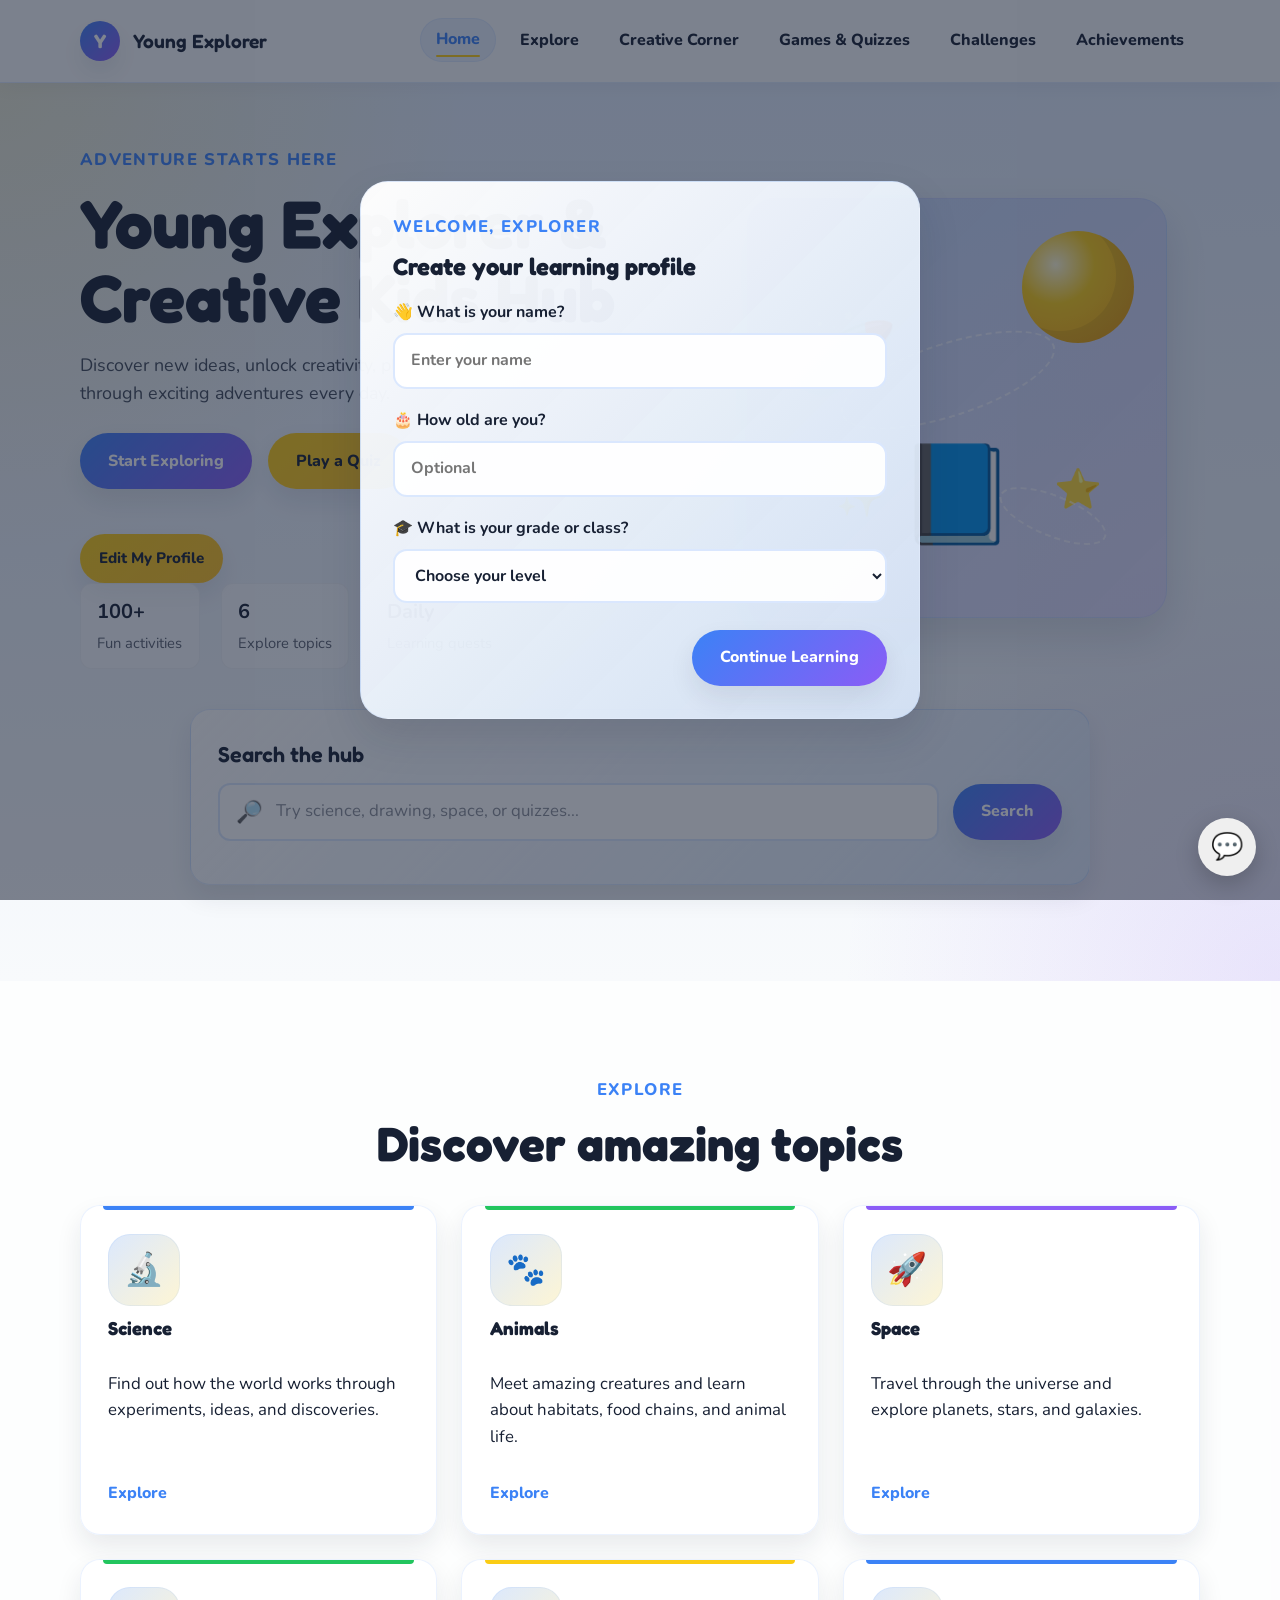
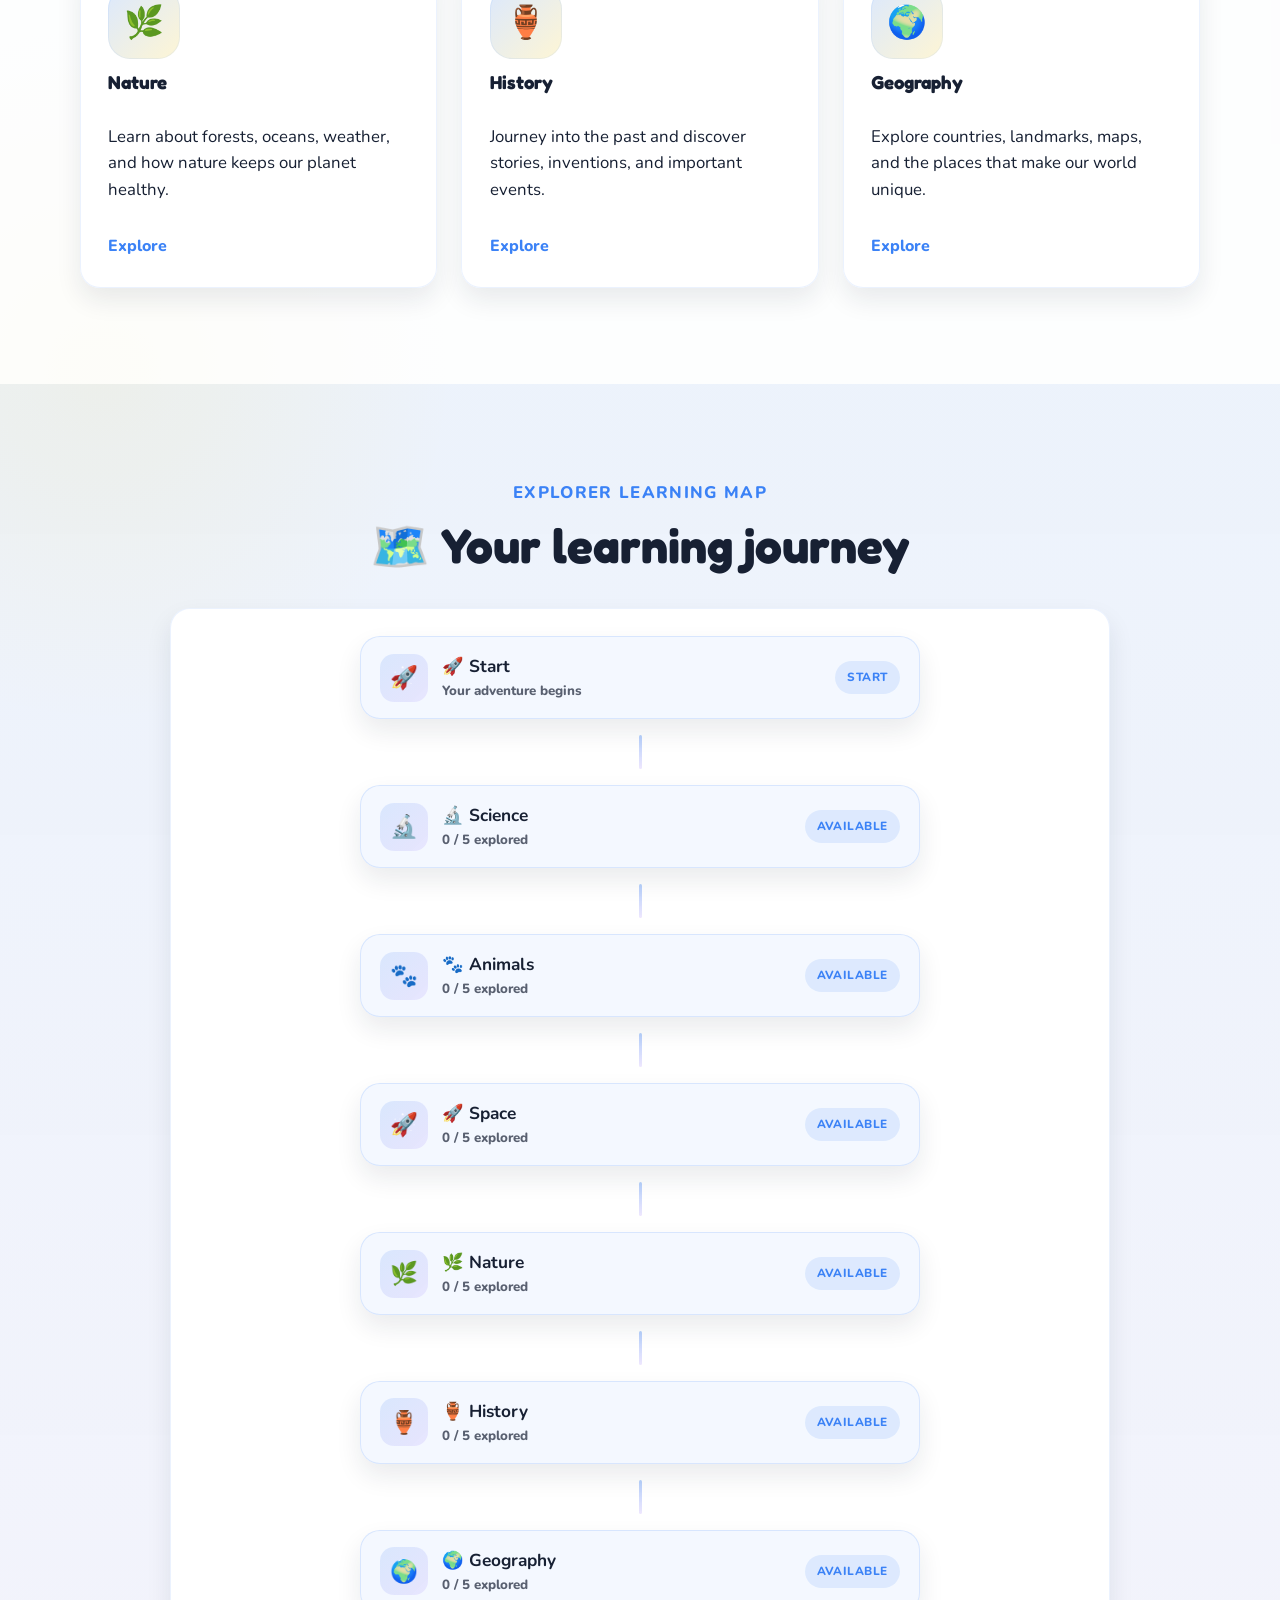
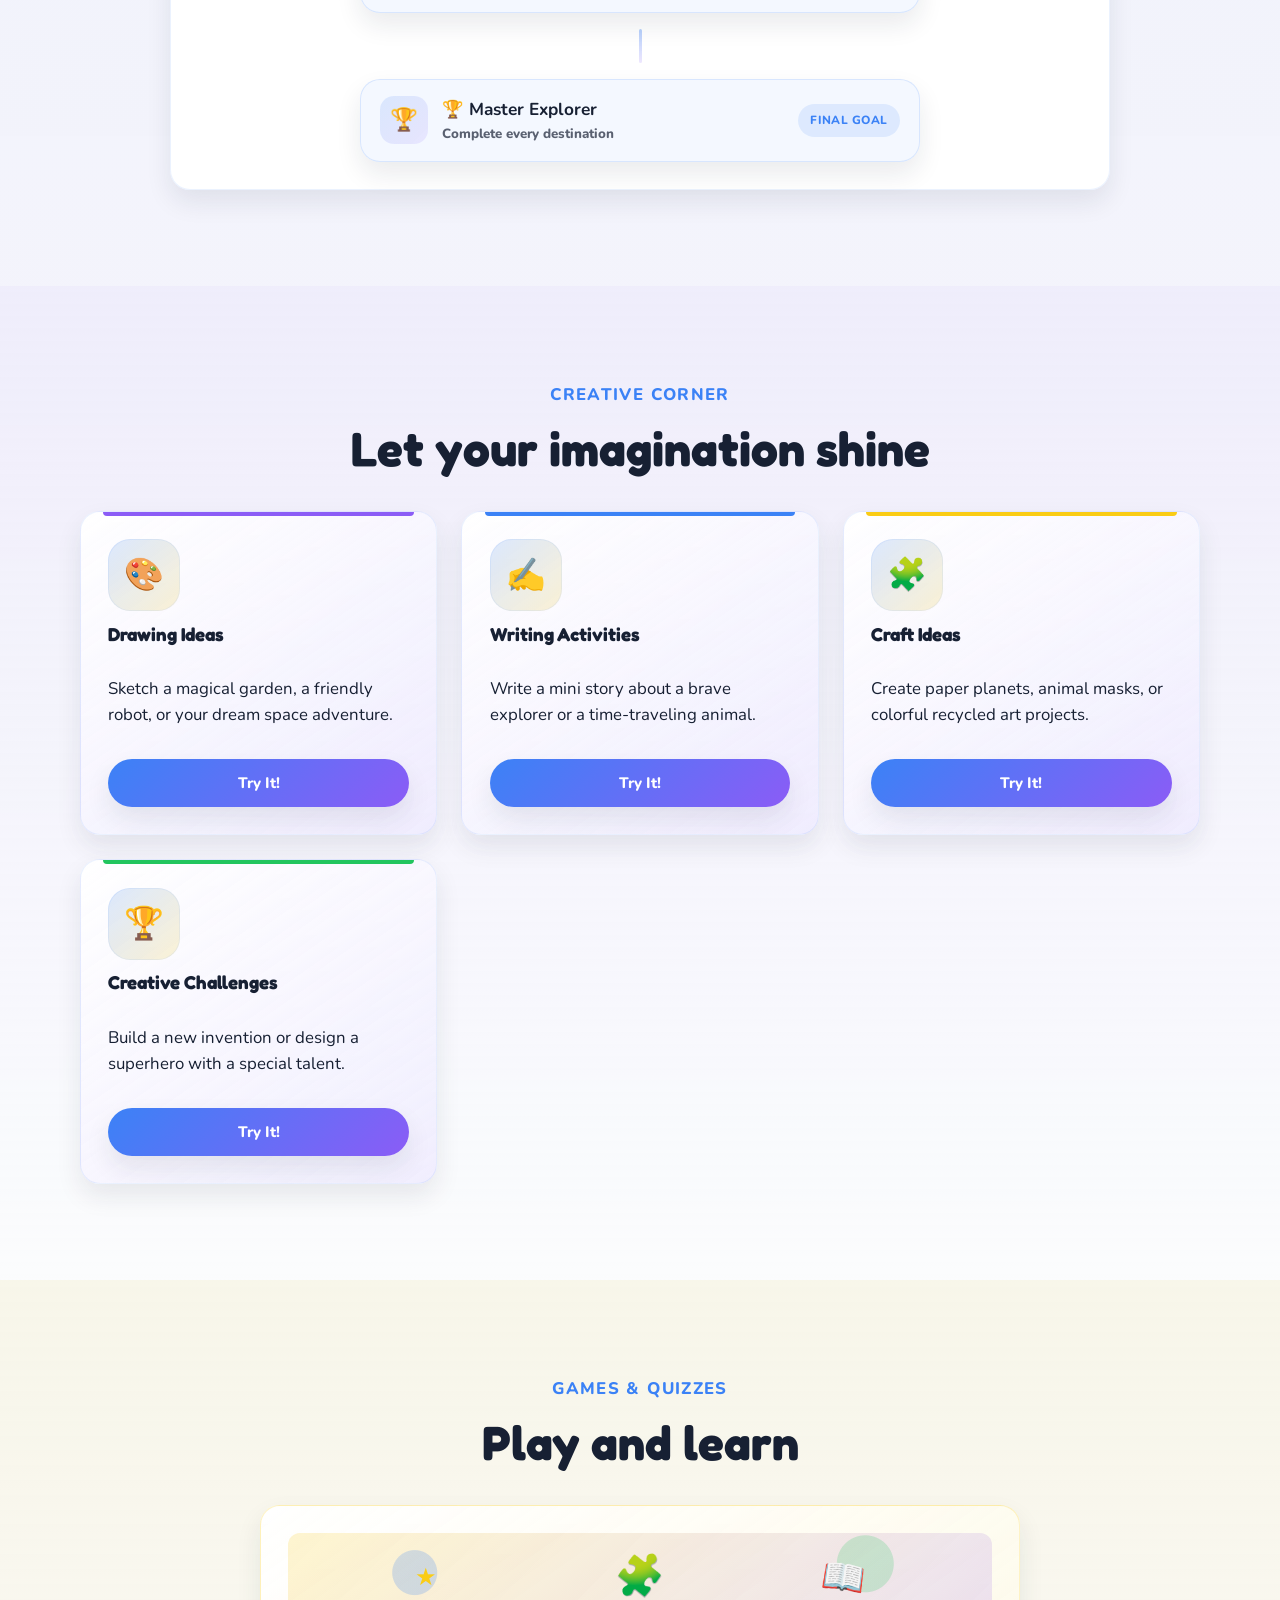
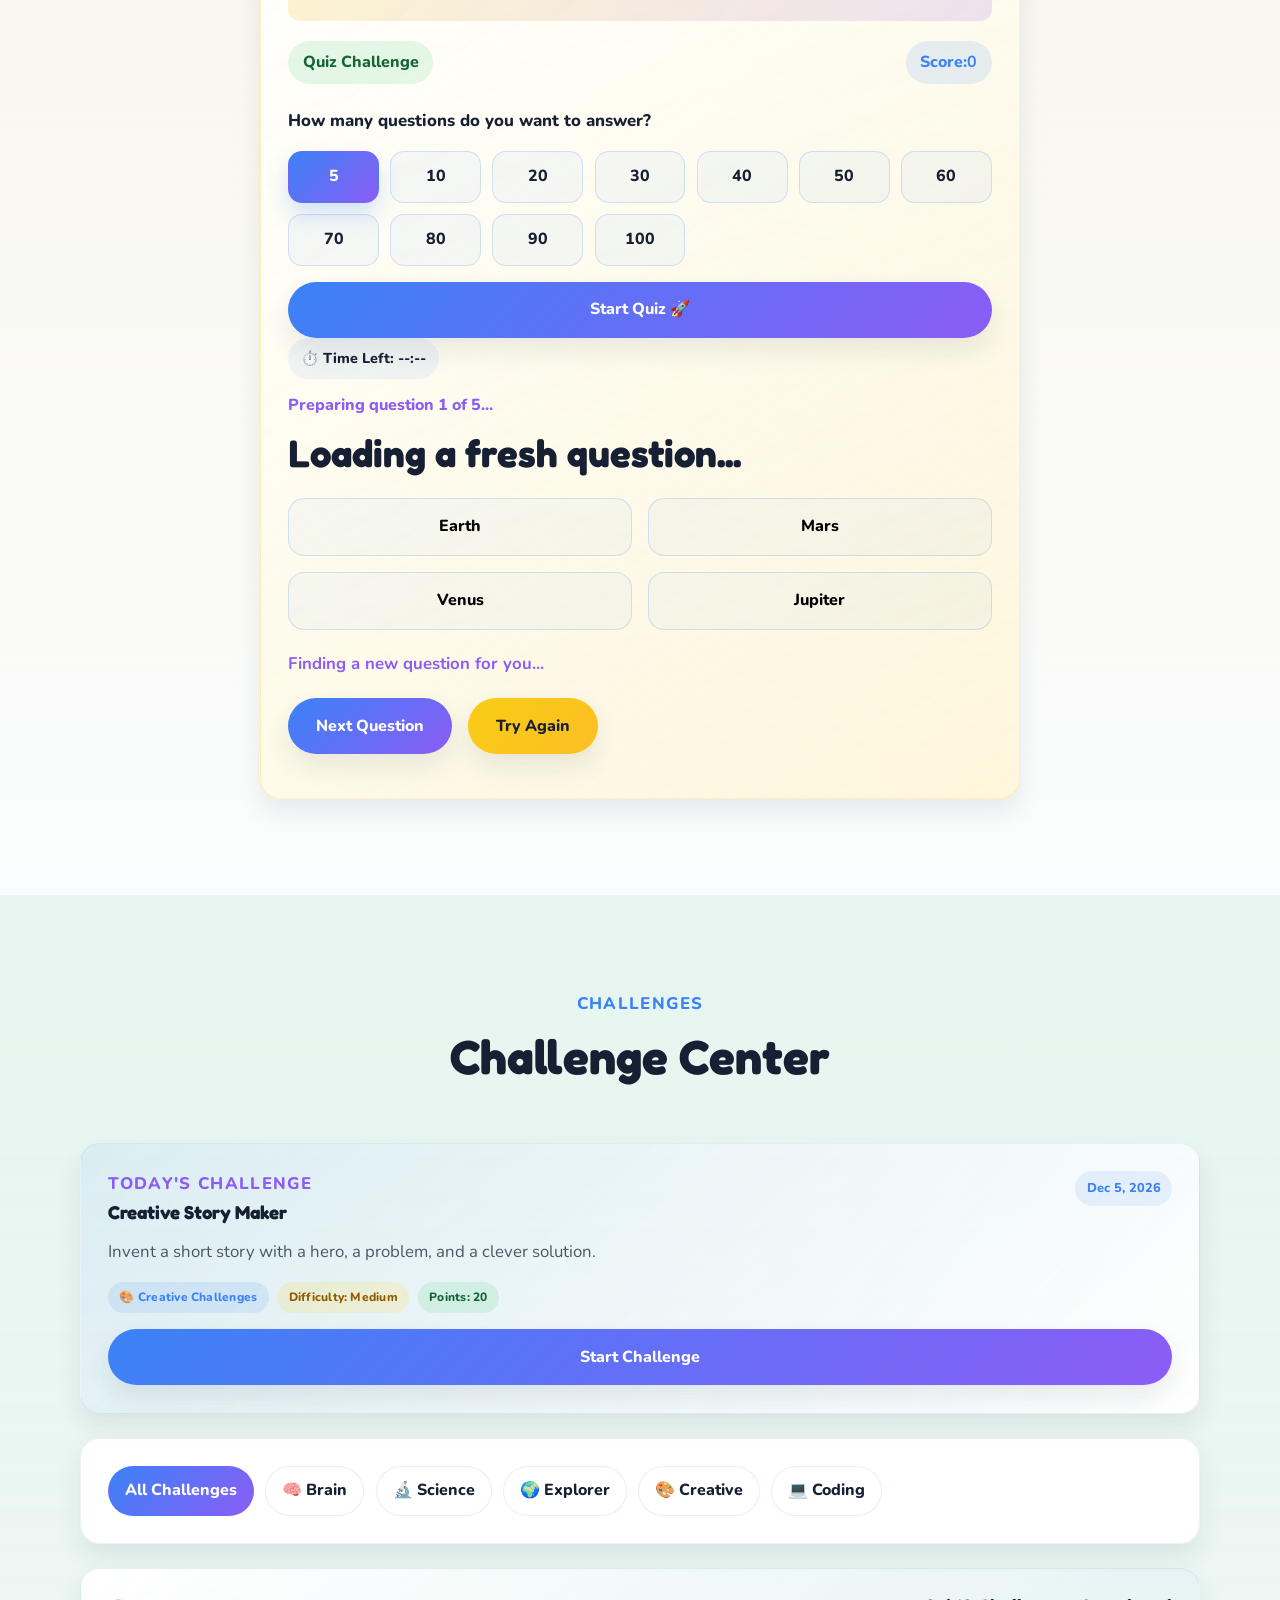
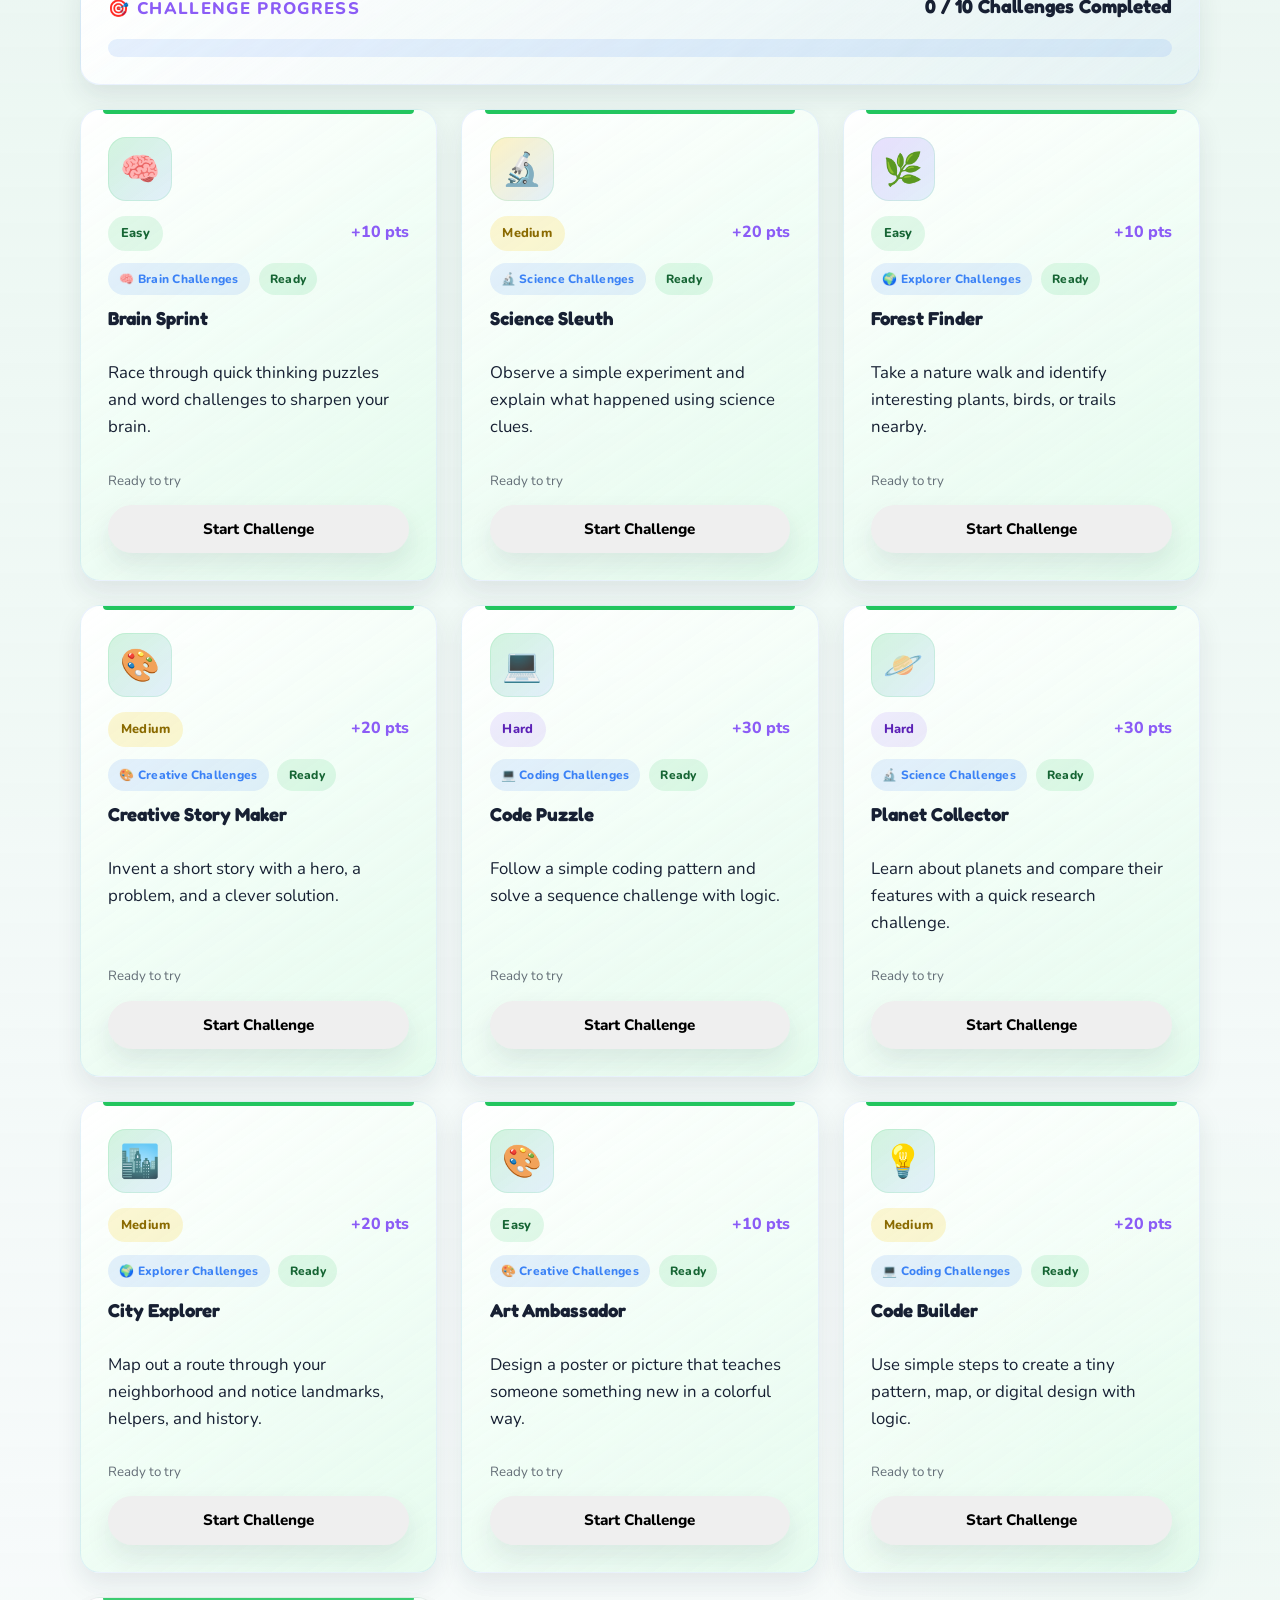
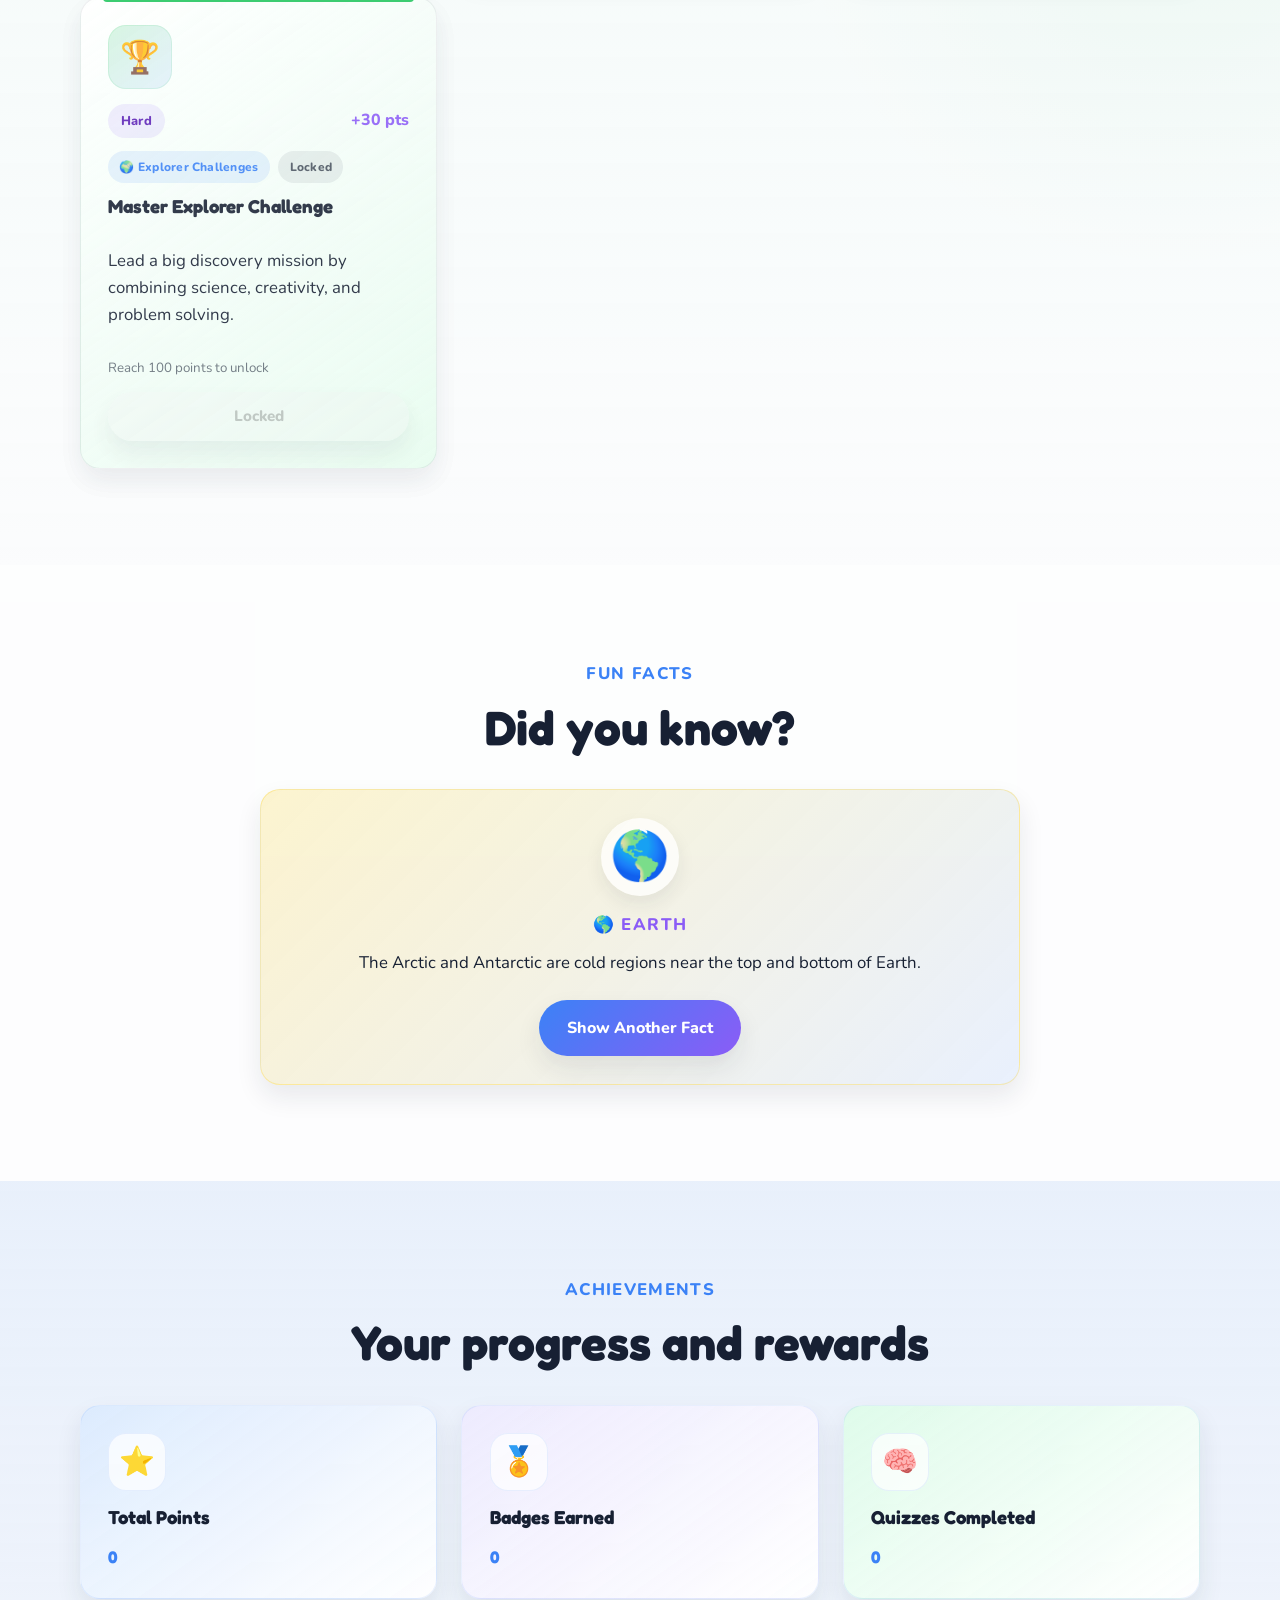
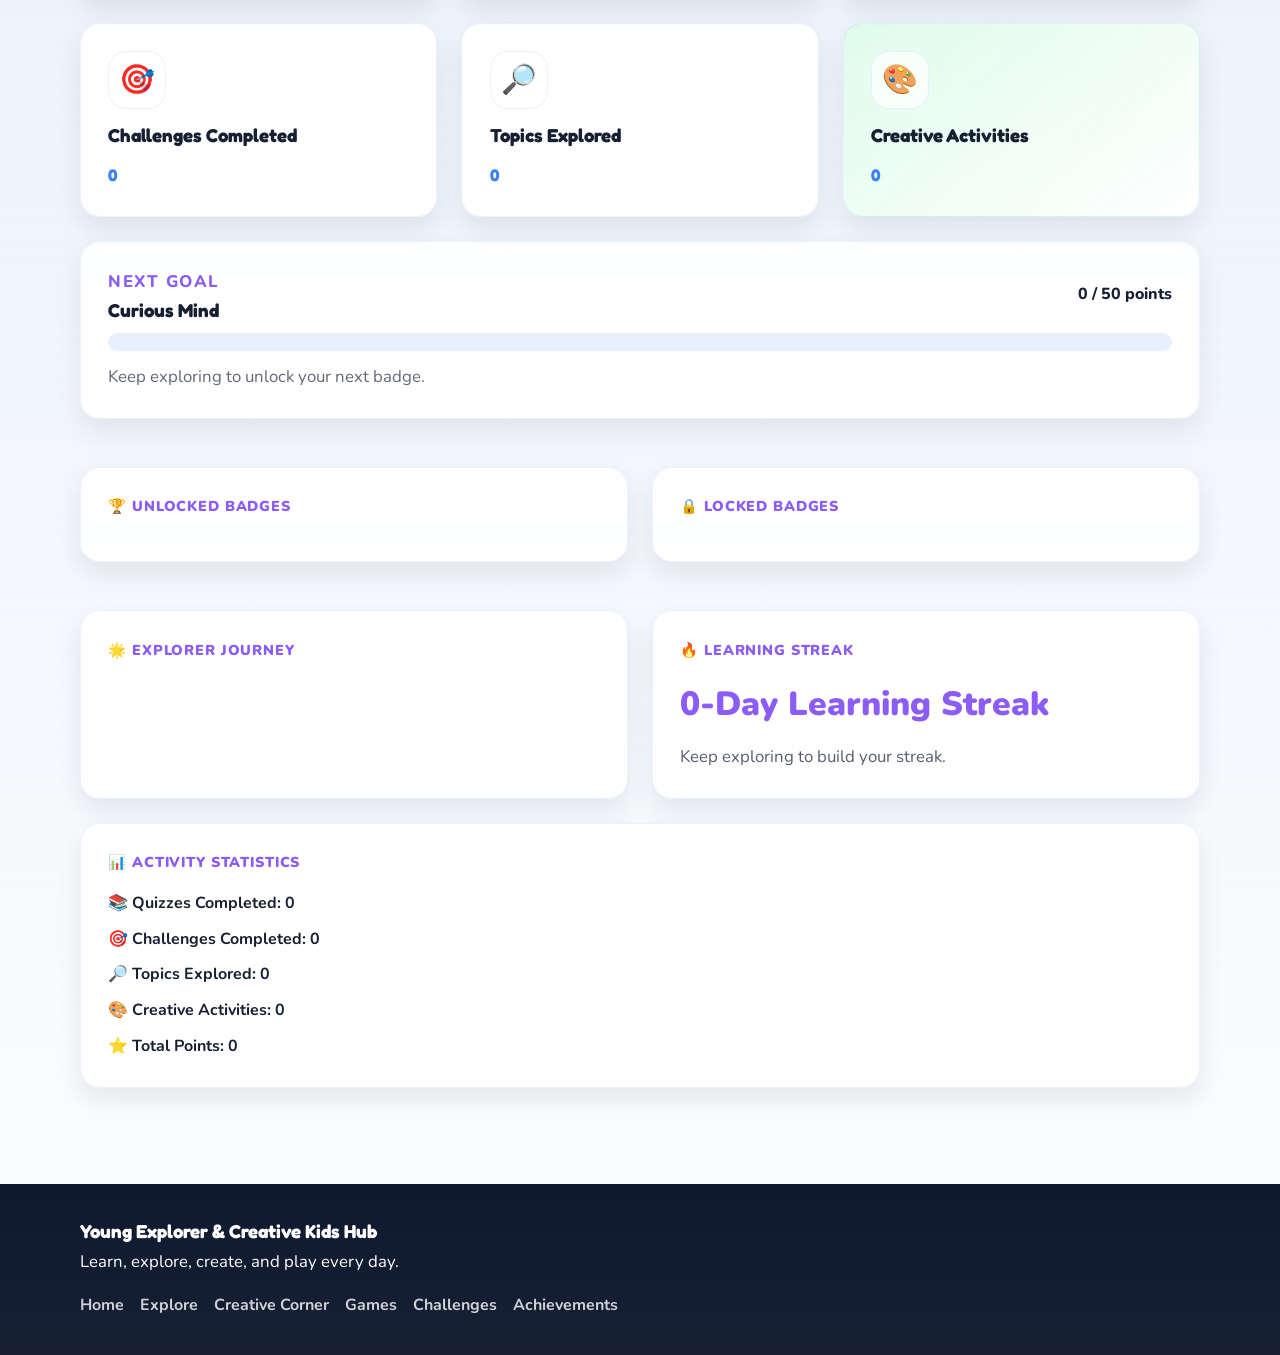
<file: index.html>
<!DOCTYPE html>
<html lang="en">
  <head>
    <meta name="google-site-verification" content="lUA3Ksh0YRgB7_3EwapeyfBhh7Vio-yu7N61KVYqr-Q" />
    <meta charset="UTF-8" />
    <meta name="viewport" content="width=device-width, initial-scale=1.0" />
    <meta
      name="description"
      content="Young Explorer & Creative Kids Hub is a playful educational website for children to explore, create, learn, and earn rewards."
    />
    <title>Young Explorer & Creative Kids Hub</title>
    <link rel="icon" type="image/png" href="favicon.png">
    <link rel="preconnect" href="https://fonts.googleapis.com" />
    <link rel="preconnect" href="https://fonts.gstatic.com" crossorigin />
    <link
      href="https://fonts.googleapis.com/css2?family=Fredoka:wght@400;500;600;700&family=Nunito:wght@400;600;700;800&display=swap"
      rel="stylesheet"
    />
    <link rel="stylesheet" href="style.css?v=motion" />
  </head>
  <body>
    <header class="site-header">
      <nav class="navbar container" aria-label="Main navigation">
        <a href="#home" class="brand" aria-label="Young Explorer & Creative Kids Hub home">
          <span class="brand-mark">Y</span>
          <span>Young Explorer</span>
        </a>

        <button class="nav-toggle" aria-label="Toggle navigation menu" aria-expanded="false">
          <span></span>
          <span></span>
          <span></span>
        </button>

        <div class="nav-menu">
          <ul class="nav-list">
            <li><a href="index.html">Home</a></li>
            <li><a href="explore.html">Explore</a></li>
            <li><a href="creative.html">Creative Corner</a></li>
            <li><a href="games.html">Games &amp; Quizzes</a></li>
            <li><a href="challenges.html">Challenges</a></li>
            <li><a href="achievements.html">Achievements</a></li>
          </ul>
        </div>
      </nav>
    </header>

    <div class="profile-modal-backdrop" id="profile-modal-backdrop" hidden>
      <div class="profile-modal" role="dialog" aria-modal="true" aria-labelledby="profile-modal-title">
        <div class="profile-modal-header">
          <p class="eyebrow">Welcome, Explorer</p>
          <h2 id="profile-modal-title">Create your learning profile</h2>
        </div>

        <form id="learner-profile-form" class="profile-form">
          <label class="profile-field">
            <span>👋 What is your name?</span>
            <input type="text" id="profile-name" name="name" placeholder="Enter your name" required />
          </label>

          <label class="profile-field">
            <span>🎂 How old are you?</span>
            <input type="number" id="profile-age" name="age" min="4" max="25" placeholder="Optional" />
          </label>

          <label class="profile-field">
            <span>🎓 What is your grade or class?</span>
            <select id="profile-grade" name="grade" required>
              <option value="">Choose your level</option>
              <option value="Grade 1">Grade 1</option>
              <option value="Grade 2">Grade 2</option>
              <option value="Grade 3">Grade 3</option>
              <option value="Grade 4">Grade 4</option>
              <option value="Grade 5">Grade 5</option>
              <option value="Grade 6">Grade 6</option>
              <option value="7th Grade">7th Grade</option>
              <option value="8th Grade">8th Grade</option>
              <option value="9th Grade">9th Grade</option>
              <option value="10th Grade">10th Grade</option>
              <option value="11th Grade">11th Grade</option>
              <option value="12th Grade">12th Grade</option>
              <option value="JSS1">JSS1</option>
              <option value="JSS2">JSS2</option>
              <option value="JSS3">JSS3</option>
              <option value="SS1">SS1</option>
              <option value="SS2">SS2</option>
              <option value="SS3">SS3</option>
              <option value="Other (teacher/custom)">Other (teacher/custom)</option>
            </select>
          </label>

          <div class="profile-actions">
            <button type="submit" class="btn btn-primary">Continue Learning</button>
          </div>
        </form>
      </div>
    </div>

    <main>
      <section id="home" class="hero-section section">
        <div class="container hero-grid">
          <div class="hero-content">
            <p class="eyebrow">Adventure starts here</p>
            <h1>Young Explorer &amp; Creative Kids Hub</h1>
            <p class="hero-text">
              Discover new ideas, unlock creativity, play fun games, and learn through exciting adventures every day.
            </p>
            <div class="hero-actions">
              <a href="#explore" class="btn btn-primary">Start Exploring</a>
              <a href="#games" class="btn btn-secondary">Play a Quiz</a>
            </div>
            <div class="profile-welcome" id="profile-welcome" hidden></div>
            <button type="button" class="btn btn-small btn-secondary profile-edit-btn" id="edit-profile-btn" hidden>Edit My Profile</button>
            <ul class="quick-stats" aria-label="Learning highlights">
              <li><strong>100+</strong><span>Fun activities</span></li>
              <li><strong>6</strong><span>Explore topics</span></li>
              <li><strong>Daily</strong><span>Learning quests</span></li>
            </ul>
          </div>

          <div class="hero-visual" aria-label="Illustration of a happy child learning and exploring">
            <div class="hero-card main-illustration">
              <div class="planet"></div>
              <div class="rocket">🚀</div>
              <div class="sparkle sparkle-one">✨</div>
              <div class="sparkle sparkle-two">⭐</div>
              <div class="book">📘</div>
            </div>
          </div>
        </div>

        <div class="container search-container">
          <div class="search-panel info-card">
            <label class="search-label" for="site-search">Search the hub</label>
            <form class="site-search-form" id="site-search-form">
              <div class="search-input-wrap">
                <span class="search-icon" aria-hidden="true">🔎</span>
                <input
                  type="search"
                  id="site-search"
                  class="search-input"
                  placeholder="Try science, drawing, space, or quizzes..."
                  autocomplete="off"
                />
              </div>
              <button type="submit" class="btn btn-primary site-search-button">Search</button>
            </form>
            <div class="search-results" id="search-results" aria-live="polite" hidden></div>
          </div>
        </div>
      </section>

      <section id="explore" class="section">
        <div class="container">
          <div class="section-heading">
            <p class="eyebrow">Explore</p>
            <h2>Discover amazing topics</h2>
          </div>

          <div class="card-grid explore-grid">
            <article class="info-card topic-card">
              <div class="card-icon">🔬</div>
              <h3>Science</h3>
              <p>Find out how the world works through experiments, ideas, and discoveries.</p>
              <button type="button" class="text-link explore-btn" data-topic="science">Explore</button>
            </article>

            <article class="info-card topic-card">
              <div class="card-icon">🐾</div>
              <h3>Animals</h3>
              <p>Meet amazing creatures and learn about habitats, food chains, and animal life.</p>
              <button type="button" class="text-link explore-btn" data-topic="animals">Explore</button>
            </article>

            <article class="info-card topic-card">
              <div class="card-icon">🚀</div>
              <h3>Space</h3>
              <p>Travel through the universe and explore planets, stars, and galaxies.</p>
              <button type="button" class="text-link explore-btn" data-topic="space">Explore</button>
            </article>

            <article class="info-card topic-card">
              <div class="card-icon">🌿</div>
              <h3>Nature</h3>
              <p>Learn about forests, oceans, weather, and how nature keeps our planet healthy.</p>
              <button type="button" class="text-link explore-btn" data-topic="nature">Explore</button>
            </article>

            <article class="info-card topic-card">
              <div class="card-icon">🏺</div>
              <h3>History</h3>
              <p>Journey into the past and discover stories, inventions, and important events.</p>
              <button type="button" class="text-link explore-btn" data-topic="history">Explore</button>
            </article>

            <article class="info-card topic-card">
              <div class="card-icon">🌍</div>
              <h3>Geography</h3>
              <p>Explore countries, landmarks, maps, and the places that make our world unique.</p>
              <button type="button" class="text-link explore-btn" data-topic="geography">Explore</button>
            </article>
          </div>

          <aside class="topic-detail-panel info-card" id="topic-detail" aria-live="polite" hidden>
            <p class="topic-detail-label">Topic Spotlight</p>
            <h3 id="topic-detail-title">Choose a topic</h3>
            <p id="topic-detail-text">Select a category above to search for something new to learn.</p>
            <form class="topic-search-form" id="topic-search-form">
              <label class="topic-search-label" for="topic-search-input">Search <span id="selected-topic-label">this category</span></label>
              <div class="topic-search-controls">
                <input type="search" id="topic-search-input" class="topic-search-input" placeholder="Choose a category first..." autocomplete="off" disabled />
                <button type="submit" class="btn btn-small btn-primary" id="topic-search-button" disabled>Search Topic</button>
              </div>
            </form>
            <div class="topic-library-actions">
              <button type="button" class="btn btn-small btn-secondary" id="discover-topic-button" disabled>✨ Discover Something New</button>
            </div>
            <div class="topic-search-status" id="topic-search-status" aria-live="polite"></div>
            <div class="recent-searches" id="recent-searches" hidden>
              <p class="topic-result-meta">Recent Searches</p>
              <div class="recent-search-list" id="recent-search-list"></div>
            </div>
            <div class="topic-result" id="topic-result" hidden>
              <div class="topic-result-content">
                <p class="topic-result-meta" id="topic-result-meta"></p>
                <h3 id="topic-result-title"></h3>
                <p id="topic-result-explanation"></p>
              </div>
              <img class="topic-result-thumbnail" id="topic-result-thumbnail" alt="" hidden />
              <div class="related-topics" id="related-topics" hidden>
                <p class="topic-result-meta">Related Topics</p>
                <div class="related-topic-list" id="related-topic-list"></div>
              </div>
              <a class="text-link" id="topic-result-link" href="#" target="_blank" rel="noreferrer">Read more</a>
            </div>
          </aside>
          <section class="creative-workspace info-card" id="creative-workspace" hidden aria-live="polite">
  <div class="creative-workspace-header">
    <div>
      <p class="creative-detail-label" id="creative-workspace-label">Creative Studio</p>
      <h3 id="creative-workspace-title">Drawing Ideas</h3>
    </div>

    <button
      type="button"
      class="btn btn-small btn-secondary"
      id="creative-close-workspace"
    >
      Back to activities
    </button>
  </div>

  <div id="creative-empty-state" class="creative-empty-state hidden">
    Choose an activity to begin creating.
  </div>

  <!-- DRAWING WORKSPACE -->
  <div id="drawing-workspace" class="creative-panel hidden">
    <div class="creative-toolbar">

      <div class="brush-controls">
        <label class="tool-label" for="brush-size">Brush size</label>
        <input
          id="brush-size"
          type="range"
          min="2"
          max="30"
          value="8"
        />
      </div>

      <div class="color-picker" aria-label="Brush colors">
        <button
          type="button"
          class="color-swatch active"
          data-color="#172033"
          style="--swatch-color: #172033"
          aria-label="Black"
        ></button>

        <button
          type="button"
          class="color-swatch"
          data-color="#3B82F6"
          style="--swatch-color: #3B82F6"
          aria-label="Blue"
        ></button>

        <button
          type="button"
          class="color-swatch"
          data-color="#22C55E"
          style="--swatch-color: #22C55E"
          aria-label="Green"
        ></button>

        <button
          type="button"
          class="color-swatch"
          data-color="#FACC15"
          style="--swatch-color: #FACC15"
          aria-label="Yellow"
        ></button>

        <button
          type="button"
          class="color-swatch"
          data-color="#8B5CF6"
          style="--swatch-color: #8B5CF6"
          aria-label="Purple"
        ></button>

        <button
          type="button"
          class="color-swatch"
          data-color="#EC4899"
          style="--swatch-color: #EC4899"
          aria-label="Pink"
        ></button>

        <button
          type="button"
          class="color-swatch"
          data-color="#F97316"
          style="--swatch-color: #F97316"
          aria-label="Orange"
        ></button>
      </div>

      <div class="tool-buttons">
        <button
          type="button"
          class="btn btn-small btn-primary"
          id="draw-pencil-tool"
        >
          Pencil
        </button>

        <button
          type="button"
          class="btn btn-small btn-secondary"
          id="draw-eraser-tool"
        >
          Eraser
        </button>

        <button
          type="button"
          class="btn btn-small btn-secondary"
          id="draw-undo-btn"
        >
          Undo
        </button>

        <button
          type="button"
          class="btn btn-small btn-secondary"
          id="draw-redo-btn"
        >
          Redo
        </button>

        <button
          type="button"
          class="btn btn-small btn-secondary"
          id="draw-clear-btn"
        >
          Clear
        </button>

        <button
          type="button"
          class="btn btn-small btn-primary"
          id="draw-save-btn"
        >
          Save
        </button>
      </div>
    </div>

    <div class="drawing-prompts">
      <span class="prompt-label">Prompt ideas:</span>
      <div class="prompt-chip-list" id="drawing-prompts"></div>
    </div>

    <div class="drawing-area-wrap">
      <canvas
        id="drawing-canvas"
        width="900"
        height="420"
        aria-label="Drawing canvas"
      ></canvas>
    </div>
  </div>

  <!-- WRITING WORKSPACE -->
  <div id="writing-workspace" class="creative-panel hidden">
    <div class="writing-panel-layout">

      <div class="writing-sidebar">
        <h4>Writing prompts</h4>
        <div class="prompt-chip-list" id="writing-prompts"></div>
      </div>

      <div class="writing-main">

        <div class="writing-header">
          <span class="prompt-label">Your story</span>

          <div class="writing-actions">
            <button
              type="button"
              class="btn btn-small btn-secondary"
              id="writing-clear-btn"
            >
              Clear
            </button>

            <button
              type="button"
              class="btn btn-small btn-primary"
              id="writing-save-btn"
            >
              Save draft
            </button>
          </div>
        </div>

        <textarea
          id="writing-story-input"
          rows="12"
          placeholder="Start writing your adventure..."
        ></textarea>

        <div class="writing-stats">
          <span id="word-count">0 words</span>
          <span id="character-count">0 characters</span>
          <span id="writing-save-status">Draft not saved yet</span>
        </div>

      </div>
    </div>
  </div>

  <!-- CRAFT WORKSPACE -->
  <div id="craft-workspace" class="creative-panel hidden">

    <div class="craft-list" id="craft-list"></div>

    <div class="craft-step-panel hidden" id="craft-step-panel">

      <div class="craft-step-header">
        <div>
          <p class="creative-detail-label">Craft in progress</p>
          <h4 id="craft-step-title">Paper Rocket</h4>
        </div>

        <span class="craft-step-badge" id="craft-step-badge">
          Easy
        </span>
      </div>

      <div class="craft-step-meta">
        <span id="craft-step-time">15 minutes</span>
        <span id="craft-step-materials">
          Paper, tape, scissors
        </span>
      </div>

      <div class="craft-step-card">
        <p id="craft-step-instruction">
          Fold the paper.
        </p>
      </div>

      <div class="craft-step-controls">
        <button
          type="button"
          class="btn btn-small btn-secondary"
          id="craft-prev-btn"
        >
          Previous Step
        </button>

        <button
          type="button"
          class="btn btn-small btn-primary"
          id="craft-next-btn"
        >
          Next Step
        </button>
      </div>

    </div>
  </div>

  <!-- CHALLENGE WORKSPACE -->
  <div id="challenge-workspace" class="creative-panel hidden">
    <div
      class="challenge-idea-grid"
      id="challenge-idea-grid"
    ></div>
  </div>

</section>
        </div>
      </section>

      <section id="learning-map" class="section section-alt">
        <div class="container">
          <div class="section-heading">
            <p class="eyebrow">Explorer Learning Map</p>
            <h2>🗺️ Your learning journey</h2>
          </div>

          <div class="info-card learning-map-card">
            <div class="learning-map-path" id="explorer-learning-map" aria-label="Explorer learning map"></div>
          </div>
        </div>
      </section>

      <section id="creative-corner" class="section section-alt">
        <div class="container">
          <div class="section-heading">
            <p class="eyebrow">Creative Corner</p>
            <h2>Let your imagination shine</h2>
          </div>

          <div class="card-grid creative-grid">
            <article class="info-card creative-card">
              <div class="card-icon">🎨</div>
              <h3>Drawing Ideas</h3>
              <p>Sketch a magical garden, a friendly robot, or your dream space adventure.</p>
              <button type="button" class="btn btn-small btn-primary creative-btn" data-activity="drawing">Try It!</button>
            </article>

            <article class="info-card creative-card">
              <div class="card-icon">✍️</div>
              <h3>Writing Activities</h3>
              <p>Write a mini story about a brave explorer or a time-traveling animal.</p>
              <button type="button" class="btn btn-small btn-primary creative-btn" data-activity="writing">Try It!</button>
            </article>

            <article class="info-card creative-card">
              <div class="card-icon">🧩</div>
              <h3>Craft Ideas</h3>
              <p>Create paper planets, animal masks, or colorful recycled art projects.</p>
              <button type="button" class="btn btn-small btn-primary creative-btn" data-activity="craft">Try It!</button>
            </article>

            <article class="info-card creative-card">
              <div class="card-icon">🏆</div>
              <h3>Creative Challenges</h3>
              <p>Build a new invention or design a superhero with a special talent.</p>
              <button type="button" class="btn btn-small btn-primary creative-btn" data-activity="challenge">Try It!</button>
            </article>
          </div>

          <aside class="creative-detail-panel info-card" id="creative-detail" aria-live="polite" hidden>
            <p class="creative-detail-label">Creative Spark</p>
            <h3 id="creative-detail-title">Drawing Ideas</h3>
            <p id="creative-detail-text">
              Draw a magical city in the clouds with colorful homes, flying cars, and a rainbow sky.
            </p>
          </aside>
        </div>
      </section>

      <section id="games" class="section">
        <div class="container">
          <div class="section-heading">
            <p class="eyebrow">Games &amp; Quizzes</p>
            <h2>Play and learn</h2>
          </div>

          <div class="quiz-panel info-card">
            <div class="section-visual quiz-visual" aria-hidden="true">
              <span class="quiz-visual-star">★</span>
              <span class="quiz-visual-puzzle">🧩</span>
              <span class="quiz-visual-book">📖</span>
            </div>
            <div class="quiz-header">
              <span class="quiz-badge">Quiz Challenge</span>
              <span class="score-pill">Score: <strong id="score-value">0</strong></span>
            </div>

            <div id="quiz-selection-panel" class="quiz-selection-panel" aria-live="polite"></div>
            <div id="quiz-question-area" class="quiz-question-area" hidden>
              <div class="quiz-timer" id="quiz-timer">⏱️ Time Left: --:--</div>
              <div class="quiz-progress" id="quiz-progress">Preparing question 1 of 5...</div>
              <h3 class="quiz-question" id="quiz-question">Loading a fresh question...</h3>

              <div class="quiz-options" id="quiz-options" aria-label="Quiz answer choices">
                <button type="button" class="quiz-option" data-index="0">Earth</button>
                <button type="button" class="quiz-option" data-index="1">Mars</button>
                <button type="button" class="quiz-option" data-index="2">Venus</button>
                <button type="button" class="quiz-option" data-index="3">Jupiter</button>
              </div>

              <div class="quiz-feedback" id="quiz-feedback" aria-live="polite" aria-busy="true">
                Finding a new question for you...
              </div>

              <div class="quiz-actions">
                <button type="button" class="btn btn-primary" id="next-btn" hidden>Next Question</button>
                <button type="button" class="btn btn-secondary" id="play-again-btn">Try Again</button>
              </div>
              <div class="quiz-completion-actions" id="quiz-completion-actions" hidden></div>
            </div>
          </div>
        </div>
      </section>

      <section id="challenges" class="section section-alt">
        <div class="container challenge-page-wrap">
          <div class="section-heading">
            <p class="eyebrow">Challenges</p>
            <h2>Challenge Center</h2>
          </div>

          <div class="today-challenge info-card">
            <div class="today-challenge-header">
              <div>
                <p class="section-kicker">Today's Challenge</p>
                <h3 id="today-challenge-title">Loading challenge...</h3>
              </div>
              <span id="today-challenge-date" class="today-date"></span>
            </div>
            <p id="today-challenge-description" class="today-challenge-description"></p>
            <div class="today-challenge-meta">
              <span id="today-challenge-category" class="challenge-category-pill"></span>
              <span id="today-challenge-difficulty" class="challenge-difficulty-pill"></span>
              <span id="today-challenge-points" class="challenge-points-pill"></span>
            </div>
            <button type="button" class="btn btn-primary" id="today-start-btn">Start Challenge</button>
          </div>

          <div class="challenge-controls info-card">
            <div class="challenge-filter-group" aria-label="Challenge categories">
              <button type="button" class="challenge-filter-btn active" data-category="all">All Challenges</button>
              <button type="button" class="challenge-filter-btn" data-category="brain">🧠 Brain</button>
              <button type="button" class="challenge-filter-btn" data-category="science">🔬 Science</button>
              <button type="button" class="challenge-filter-btn" data-category="explorer">🌍 Explorer</button>
              <button type="button" class="challenge-filter-btn" data-category="creative">🎨 Creative</button>
              <button type="button" class="challenge-filter-btn" data-category="coding">💻 Coding</button>
            </div>
          </div>

          <div class="challenge-progress-panel info-card">
            <div class="challenge-progress-header">
              <p class="section-kicker">🎯 Challenge Progress</p>
              <h3 id="challenge-progress-text">0 / 0 Challenges Completed</h3>
            </div>
            <div class="challenge-progress-bar" aria-label="Challenge completion progress">
              <span id="challenge-progress-fill"></span>
            </div>
          </div>

          <div class="card-grid challenge-grid" id="challenge-grid"></div>

          <aside id="challenge-instructions-panel" class="challenge-instructions-panel info-card" hidden>
            <div class="challenge-instructions-header">
              <div>
                <p class="section-kicker">Challenge Instructions</p>
                <h3 id="challenge-instructions-title">Challenge title</h3>
              </div>
              <button type="button" class="btn btn-small btn-secondary" id="challenge-close-btn">Close</button>
            </div>

            <p id="challenge-instructions-description" class="challenge-instructions-description"></p>
            <div class="today-challenge-meta">
              <span id="challenge-instructions-category" class="challenge-category-pill"></span>
              <span id="challenge-instructions-difficulty" class="challenge-difficulty-pill"></span>
              <span id="challenge-instructions-points" class="challenge-points-pill"></span>
            </div>

            <div class="challenge-goal-box">
              <h4>What you need to do</h4>
              <ul id="challenge-instructions-list"></ul>
            </div>

            <button type="button" class="btn btn-primary" id="complete-started-challenge-btn">Complete Challenge</button>
          </aside>
          <section class="creative-workspace info-card" id="creative-workspace" hidden aria-live="polite">
            <div class="creative-workspace-header">
              <div>
                <p class="creative-detail-label" id="creative-workspace-label">Creative Studio</p>
                <h3 id="creative-workspace-title">Drawing Ideas</h3>
              </div>
              <button type="button" class="btn btn-small btn-secondary" id="creative-close-workspace">Back to activities</button>
            </div>

            <div id="creative-empty-state" class="creative-empty-state hidden">Choose an activity to begin creating.</div>

            <div id="drawing-workspace" class="creative-panel hidden">
              <div class="creative-toolbar">
                <div class="brush-controls">
                  <label class="tool-label" for="brush-size">Brush size</label>
                  <input id="brush-size" type="range" min="2" max="30" value="8" />
                </div>
                <div class="color-picker" aria-label="Brush colors">
                  <button type="button" class="color-swatch active" data-color="#172033" style="--swatch-color: #172033" aria-label="Black"></button>
                  <button type="button" class="color-swatch" data-color="#3B82F6" style="--swatch-color: #3B82F6" aria-label="Blue"></button>
                  <button type="button" class="color-swatch" data-color="#22C55E" style="--swatch-color: #22C55E" aria-label="Green"></button>
                  <button type="button" class="color-swatch" data-color="#FACC15" style="--swatch-color: #FACC15" aria-label="Yellow"></button>
                  <button type="button" class="color-swatch" data-color="#8B5CF6" style="--swatch-color: #8B5CF6" aria-label="Purple"></button>
                  <button type="button" class="color-swatch" data-color="#EC4899" style="--swatch-color: #EC4899" aria-label="Pink"></button>
                  <button type="button" class="color-swatch" data-color="#F97316" style="--swatch-color: #F97316" aria-label="Orange"></button>
                </div>
                <div class="tool-buttons">
                  <button type="button" class="btn btn-small btn-primary" id="draw-pencil-tool">Pencil</button>
                  <button type="button" class="btn btn-small btn-secondary" id="draw-eraser-tool">Eraser</button>
                  <button type="button" class="btn btn-small btn-secondary" id="draw-undo-btn">Undo</button>
                  <button type="button" class="btn btn-small btn-secondary" id="draw-redo-btn">Redo</button>
                  <button type="button" class="btn btn-small btn-secondary" id="draw-clear-btn">Clear</button>
                  <button type="button" class="btn btn-small btn-primary" id="draw-save-btn">Save</button>
                </div>
              </div>

              <div class="drawing-prompts">
                <span class="prompt-label">Prompt ideas:</span>
                <div class="prompt-chip-list" id="drawing-prompts"></div>
              </div>

              <div class="drawing-area-wrap">
                <canvas id="drawing-canvas" width="900" height="420" aria-label="Drawing canvas"></canvas>
              </div>
            </div>

            <div id="writing-workspace" class="creative-panel hidden">
              <div class="writing-panel-layout">
                <div class="writing-sidebar">
                  <h4>Writing prompts</h4>
                  <div class="prompt-chip-list" id="writing-prompts"></div>
                </div>
                <div class="writing-main">
                  <div class="writing-header">
                    <span class="prompt-label">Your story</span>
                    <div class="writing-actions">
                      <button type="button" class="btn btn-small btn-secondary" id="writing-clear-btn">Clear</button>
                      <button type="button" class="btn btn-small btn-primary" id="writing-save-btn">Save draft</button>
                    </div>
                  </div>
                  <textarea id="writing-story-input" rows="12" placeholder="Start writing your adventure..."></textarea>
                  <div class="writing-stats">
                    <span id="word-count">0 words</span>
                    <span id="character-count">0 characters</span>
                    <span id="writing-save-status">Draft not saved yet</span>
                  </div>
                </div>
              </div>
            </div>

            <div id="craft-workspace" class="creative-panel hidden">
              <div class="craft-list" id="craft-list"></div>
              <div class="craft-step-panel hidden" id="craft-step-panel">
                <div class="craft-step-header">
                  <div>
                    <p class="creative-detail-label">Craft in progress</p>
                    <h4 id="craft-step-title">Paper Rocket</h4>
                  </div>
                  <span class="craft-step-badge" id="craft-step-badge">Easy</span>
                </div>
                <div class="craft-step-meta">
                  <span id="craft-step-time">15 minutes</span>
                  <span id="craft-step-materials">Paper, tape, scissors</span>
                </div>
                <div class="craft-step-card">
                  <p id="craft-step-instruction">Fold the paper.</p>
                </div>
                <div class="craft-step-controls">
                  <button type="button" class="btn btn-small btn-secondary" id="craft-prev-btn">Previous Step</button>
                  <button type="button" class="btn btn-small btn-primary" id="craft-next-btn">Next Step</button>
                </div>
              </div>
            </div>

            <div id="challenge-workspace" class="creative-panel hidden">
              <div class="challenge-idea-grid" id="challenge-idea-grid"></div>
            </div>
          </section>
        </div>
      </section>
        </div>
      </section>

      <section id="fun-facts" class="section">
        <div class="container">
          <div class="section-heading">
            <p class="eyebrow">Fun Facts</p>
            <h2>Did you know?</h2>
          </div>

          <div class="fact-card info-card">
            <div class="fact-icon" id="fact-icon" aria-hidden="true">🐾</div>
            <p class="fact-category" id="fact-category">Animals</p>
            <p class="fact-text" id="fact-text">
              Octopuses have three hearts: two pump blood to the gills, and one pumps it to the rest of the body.
            </p>
            <button type="button" class="btn btn-primary" id="another-fact-btn">Show Another Fact</button>
          </div>
        </div>
      </section>

      <section id="achievements" class="section section-alt">
        <div class="container">
          <div class="section-heading">
            <p class="eyebrow">Achievements</p>
            <h2>Your progress and rewards</h2>
          </div>

          <div class="achievement-dashboard">
            <div class="achievement-summary info-card">
              <div class="achievement-visual" aria-hidden="true">⭐</div>
              <h3>Total Points</h3>
              <p class="big-number" id="total-points-value">0</p>
            </div>

            <div class="achievement-summary info-card">
              <div class="achievement-visual" aria-hidden="true">🏅</div>
              <h3>Badges Earned</h3>
              <p class="big-number small-number" id="badge-count-value">0</p>
            </div>

            <div class="achievement-summary info-card">
              <div class="achievement-visual" aria-hidden="true">🧠</div>
              <h3>Quizzes Completed</h3>
              <p class="big-number small-number" id="quizzes-completed">0</p>
            </div>

            <div class="achievement-summary info-card">
              <div class="achievement-visual" aria-hidden="true">🎯</div>
              <h3>Challenges Completed</h3>
              <p class="big-number small-number" id="challenges-completed">0</p>
            </div>

            <div class="achievement-summary info-card">
              <div class="achievement-visual" aria-hidden="true">🔎</div>
              <h3>Topics Explored</h3>
              <p class="big-number small-number" id="topics-explored-value">0</p>
            </div>

            <div class="achievement-summary info-card">
              <div class="achievement-visual" aria-hidden="true">🎨</div>
              <h3>Creative Activities</h3>
              <p class="big-number small-number" id="activities-completed">0</p>
            </div>
          </div>

          <div class="achievement-progress-panel info-card">
            <div class="achievement-progress-header">
              <div>
                <p class="section-kicker">Next Goal</p>
                <h3 id="next-achievement-name">Curious Mind</h3>
              </div>
              <span id="next-achievement-progress-text">0 / 50 points</span>
            </div>
            <div class="achievement-progress-bar" aria-label="Progress toward next achievement">
              <span id="next-achievement-progress-fill"></span>
            </div>
            <p id="next-achievement-detail" class="achievement-progress-detail">Keep exploring to unlock your next badge.</p>
          </div>

          <div class="achievement-collection-grid">
            <div class="badge-collection-panel info-card">
              <div class="section-subheading">🏆 Unlocked Badges</div>
              <div id="unlocked-badge-list" class="badge-collection-grid" aria-live="polite"></div>
            </div>

            <div class="badge-collection-panel info-card">
              <div class="section-subheading">🔒 Locked Badges</div>
              <div id="locked-badge-list" class="badge-collection-grid" aria-live="polite"></div>
            </div>
          </div>

          <div class="achievement-lower-grid">
            <div class="journey-panel info-card">
              <div class="section-subheading">🌟 Explorer Journey</div>
              <div id="explorer-journey" class="explorer-journey"></div>
            </div>

            <div class="streak-panel info-card">
              <div class="section-subheading">🔥 Learning Streak</div>
              <div id="learning-streak-value" class="streak-value">0-Day Learning Streak</div>
              <p id="streak-note" class="streak-note">Keep exploring to build your streak.</p>
            </div>
          </div>

          <div class="stats-panel info-card">
            <div class="section-subheading">📊 Activity Statistics</div>
            <ul class="stat-list">
              <li>📚 Quizzes Completed: <strong id="stat-quizzes-completed">0</strong></li>
              <li>🎯 Challenges Completed: <strong id="stat-challenges-completed">0</strong></li>
              <li>🔎 Topics Explored: <strong id="stat-topics-explored">0</strong></li>
              <li>🎨 Creative Activities: <strong id="stat-activities-completed">0</strong></li>
              <li>⭐ Total Points: <strong id="stat-total-points">0</strong></li>
            </ul>
          </div>

          <div id="achievement-celebration" class="achievement-celebration" hidden aria-live="polite"></div>
        </div>
      </section>
    </main>

    <!-- Explorer Buddy Chat -->
<div class="explorer-buddy" id="explorer-buddy">
  <button
    type="button"
    class="explorer-buddy-toggle"
    id="explorer-buddy-toggle"
    aria-label="Open Explorer Buddy"
  >
    💬
  </button>

  <div class="explorer-buddy-window" id="explorer-buddy-window" hidden>
    <div class="explorer-buddy-header">
      <div>
        <strong>Explorer Buddy</strong>
        <span>Your learning helper</span>
      </div>

      <button
        type="button"
        class="explorer-buddy-close"
        id="explorer-buddy-close"
        aria-label="Close Explorer Buddy"
      >
        ×
      </button>
    </div>

    <div class="explorer-buddy-messages" id="explorer-buddy-messages">
      <div class="explorer-buddy-message bot">
        Hi, Explorer! 👋<br>
        Ask me anything! Science, math, coding, history, space, creativity, and more.
      </div>
    </div>

    <div class="explorer-buddy-input-area">
      <input
        type="text"
        id="explorer-buddy-input"
        placeholder="Ask me anything..."
        autocomplete="off"
      />

      <button
        type="button"
        id="explorer-buddy-send"
        class="btn btn-small btn-primary"
      >
        Send
      </button>
    </div>
  </div>
</div>

    <footer class="site-footer">
      <div class="container footer-content">
        <div>
          <h3>Young Explorer &amp; Creative Kids Hub</h3>
          <p>Learn, explore, create, and play every day.</p>
        </iv>
        <nav daria-label="Footer navigation">
          <ul class="footer-links">
            <li><a href="index.html">Home</a></li>
            <li><a href="explore.html">Explore</a></li>
            <li><a href="creative.html">Creative Corner</a></li>
            <li><a href="games.html">Games</a></li>
            <li><a href="challenges.html">Challenges</a></li>
            <li><a href="achievements.html">Achievements</a></li>
          </ul>
        </nav>
      </div>
    </footer>

    <script src="data/site-data.js"></script>
    <script src="script.js?v=ai-buddy-v1"></script>
  </body>
</html>
</file>
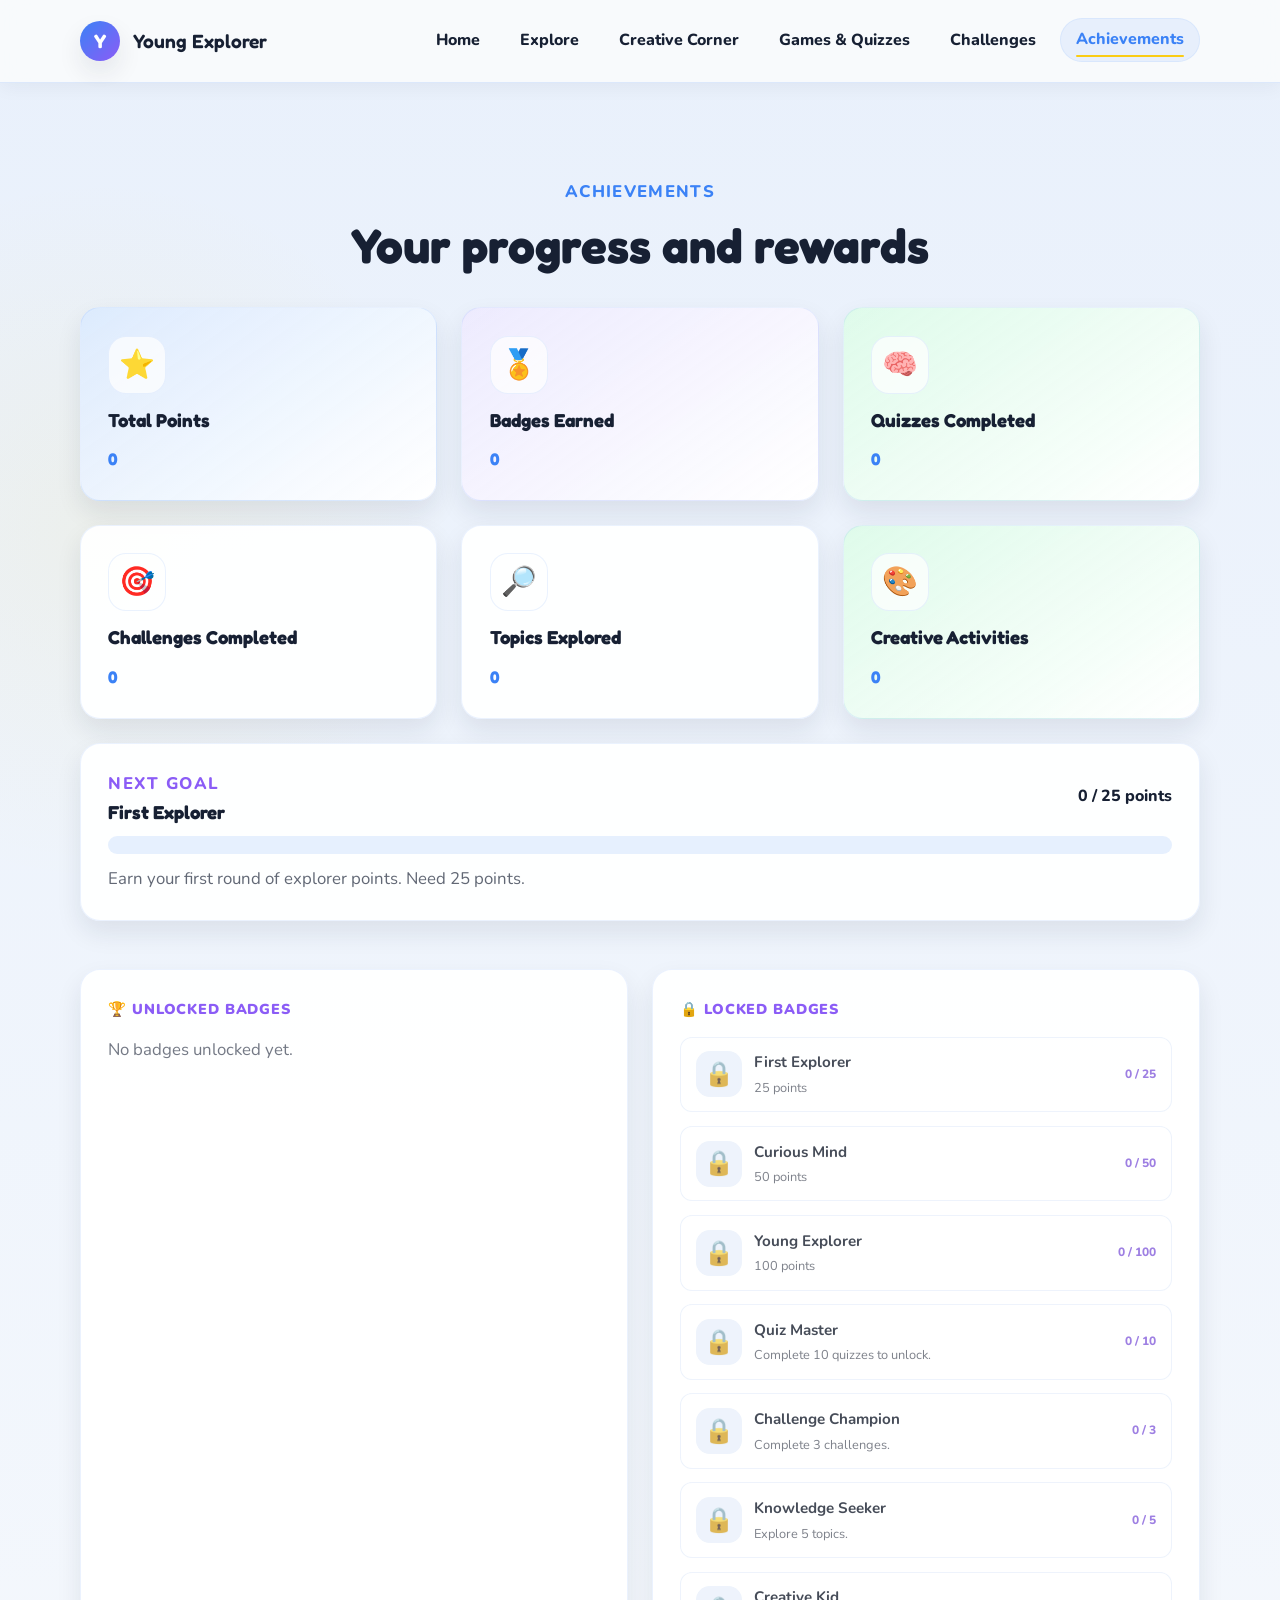
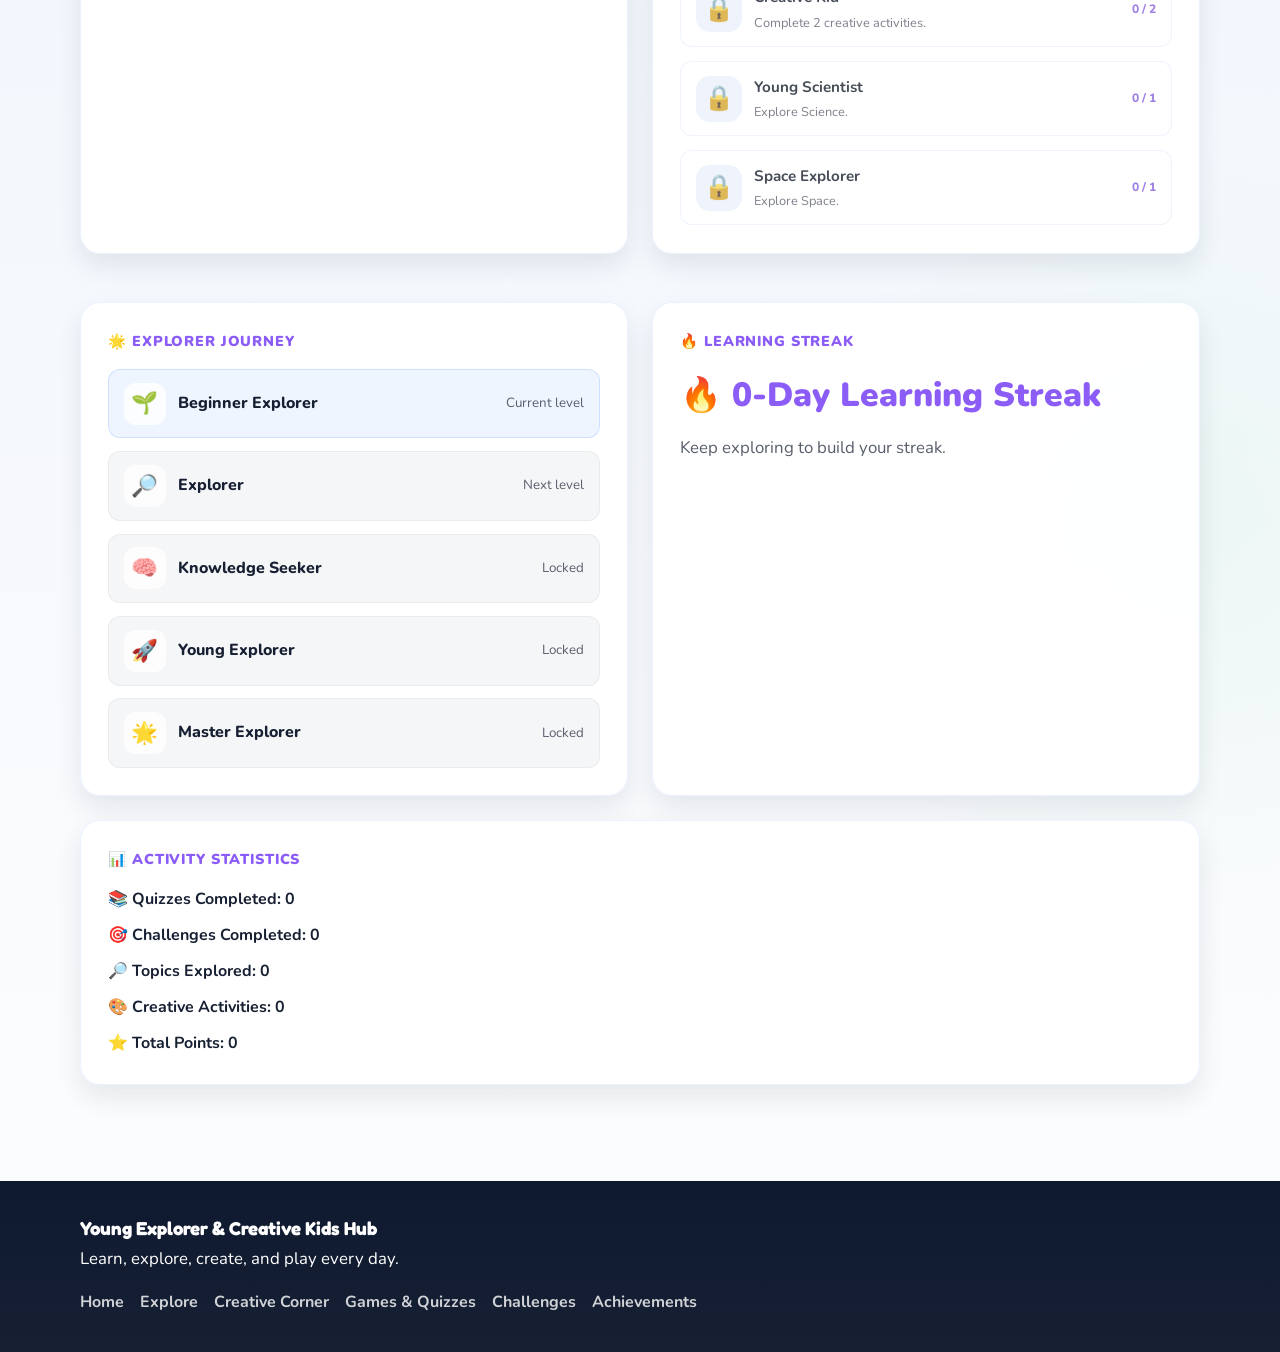
<file: achievements.html>
<!DOCTYPE html>
<html lang="en">
  <head>
    <meta charset="UTF-8" />
    <meta name="viewport" content="width=device-width, initial-scale=1.0" />
    <meta
      name="description"
      content="Track your points, badges, streak, and achievement journey across the site."
    />
    <title>Achievements | Young Explorer & Creative Kids Hub</title>
    <link rel="preconnect" href="https://fonts.googleapis.com" />
    <link rel="preconnect" href="https://fonts.gstatic.com" crossorigin />
    <link
      href="https://fonts.googleapis.com/css2?family=Fredoka:wght@400;500;600;700&family=Nunito:wght@400;600;700;800&display=swap"
      rel="stylesheet"
    />
    <link rel="stylesheet" href="style.css?v=motion" />
    <link rel="icon" type="image/png" href="favicon.png">
  </head>
  <body data-page="achievements">
    <header class="site-header">
      <nav class="navbar container" aria-label="Main navigation">
        <a href="index.html" class="brand" aria-label="Young Explorer & Creative Kids Hub home">
          <span class="brand-mark">Y</span>
          <span>Young Explorer</span>
        </a>

        <button class="nav-toggle" aria-label="Toggle navigation menu" aria-expanded="false">
          <span></span>
          <span></span>
          <span></span>
        </button>

        <div class="nav-menu">
          <ul class="nav-list">
            <li><a href="index.html">Home</a></li>
            <li><a href="explore.html">Explore</a></li>
            <li><a href="creative.html">Creative Corner</a></li>
            <li><a href="games.html">Games &amp; Quizzes</a></li>
            <li><a href="challenges.html">Challenges</a></li>
            <li><a href="achievements.html">Achievements</a></li>
          </ul>
        </div>
      </nav>
    </header>

    <main>
      <section id="achievements" class="section section-alt">
        <div class="container">
          <div class="section-heading">
            <p class="eyebrow">Achievements</p>
            <h2>Your progress and rewards</h2>
          </div>

          <div class="achievement-dashboard">
            <div class="achievement-summary info-card">
              <div class="achievement-visual" aria-hidden="true">⭐</div>
              <h3>Total Points</h3>
              <p class="big-number" id="total-points-value">0</p>
            </div>

            <div class="achievement-summary info-card">
              <div class="achievement-visual" aria-hidden="true">🏅</div>
              <h3>Badges Earned</h3>
              <p class="big-number small-number" id="badge-count-value">0</p>
            </div>

            <div class="achievement-summary info-card">
              <div class="achievement-visual" aria-hidden="true">🧠</div>
              <h3>Quizzes Completed</h3>
              <p class="big-number small-number" id="quizzes-completed">0</p>
            </div>

            <div class="achievement-summary info-card">
              <div class="achievement-visual" aria-hidden="true">🎯</div>
              <h3>Challenges Completed</h3>
              <p class="big-number small-number" id="challenges-completed">0</p>
            </div>

            <div class="achievement-summary info-card">
              <div class="achievement-visual" aria-hidden="true">🔎</div>
              <h3>Topics Explored</h3>
              <p class="big-number small-number" id="topics-explored-value">0</p>
            </div>

            <div class="achievement-summary info-card">
              <div class="achievement-visual" aria-hidden="true">🎨</div>
              <h3>Creative Activities</h3>
              <p class="big-number small-number" id="activities-completed">0</p>
            </div>
          </div>

          <div class="achievement-progress-panel info-card">
            <div class="achievement-progress-header">
              <div>
                <p class="section-kicker">Next Goal</p>
                <h3 id="next-achievement-name">Curious Mind</h3>
              </div>
              <span id="next-achievement-progress-text">0 / 50 points</span>
            </div>
            <div class="achievement-progress-bar" aria-label="Progress toward next achievement">
              <span id="next-achievement-progress-fill"></span>
            </div>
            <p id="next-achievement-detail" class="achievement-progress-detail">Keep exploring to unlock your next badge.</p>
          </div>

          <div class="achievement-collection-grid">
            <div class="badge-collection-panel info-card">
              <div class="section-subheading">🏆 Unlocked Badges</div>
              <div id="unlocked-badge-list" class="badge-collection-grid" aria-live="polite"></div>
            </div>

            <div class="badge-collection-panel info-card">
              <div class="section-subheading">🔒 Locked Badges</div>
              <div id="locked-badge-list" class="badge-collection-grid" aria-live="polite"></div>
            </div>
          </div>

          <div class="achievement-lower-grid">
            <div class="journey-panel info-card">
              <div class="section-subheading">🌟 Explorer Journey</div>
              <div id="explorer-journey" class="explorer-journey"></div>
            </div>

            <div class="streak-panel info-card">
              <div class="section-subheading">🔥 Learning Streak</div>
              <div id="learning-streak-value" class="streak-value">0-Day Learning Streak</div>
              <p id="streak-note" class="streak-note">Keep exploring to build your streak.</p>
            </div>
          </div>

          <div class="stats-panel info-card">
            <div class="section-subheading">📊 Activity Statistics</div>
            <ul class="stat-list">
              <li>📚 Quizzes Completed: <strong id="stat-quizzes-completed">0</strong></li>
              <li>🎯 Challenges Completed: <strong id="stat-challenges-completed">0</strong></li>
              <li>🔎 Topics Explored: <strong id="stat-topics-explored">0</strong></li>
              <li>🎨 Creative Activities: <strong id="stat-activities-completed">0</strong></li>
              <li>⭐ Total Points: <strong id="stat-total-points">0</strong></li>
            </ul>
          </div>

          <div id="achievement-celebration" class="achievement-celebration" hidden aria-live="polite"></div>
        </div>
      </section>
    </main>

    <footer class="site-footer">
      <div class="container footer-grid">
        <div>
          <h3>Young Explorer &amp; Creative Kids Hub</h3>
          <p>Learn, explore, create, and play every day.</p>
        </div>
        <nav aria-label="Footer navigation">
          <ul class="footer-links">
            <li><a href="index.html">Home</a></li>
            <li><a href="explore.html">Explore</a></li>
            <li><a href="creative.html">Creative Corner</a></li>
            <li><a href="games.html">Games &amp; Quizzes</a></li>
            <li><a href="challenges.html">Challenges</a></li>
            <li><a href="achievements.html">Achievements</a></li>
          </ul>
        </nav>
      </div>
    </footer>

    <script src="data/site-data.js"></script>
    <script src="script.js"></script>
  </body>
</html>
</file>
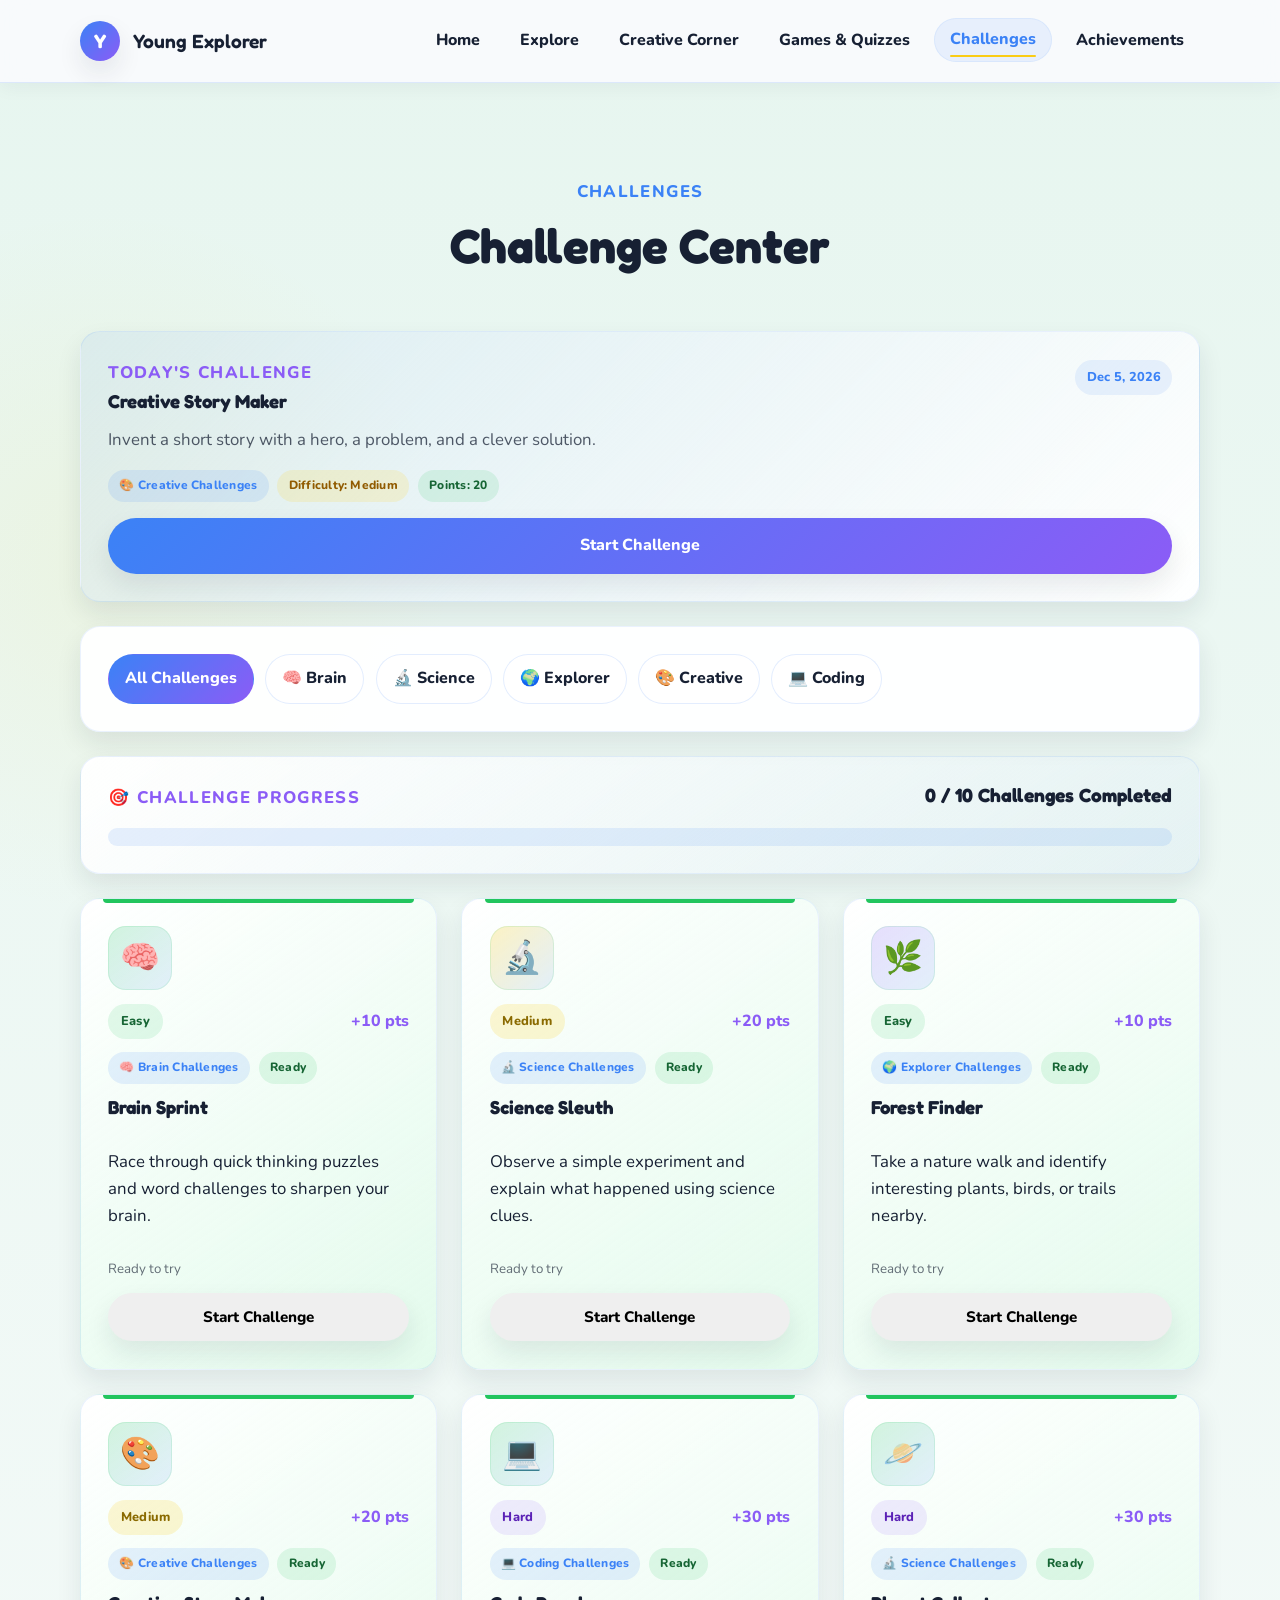
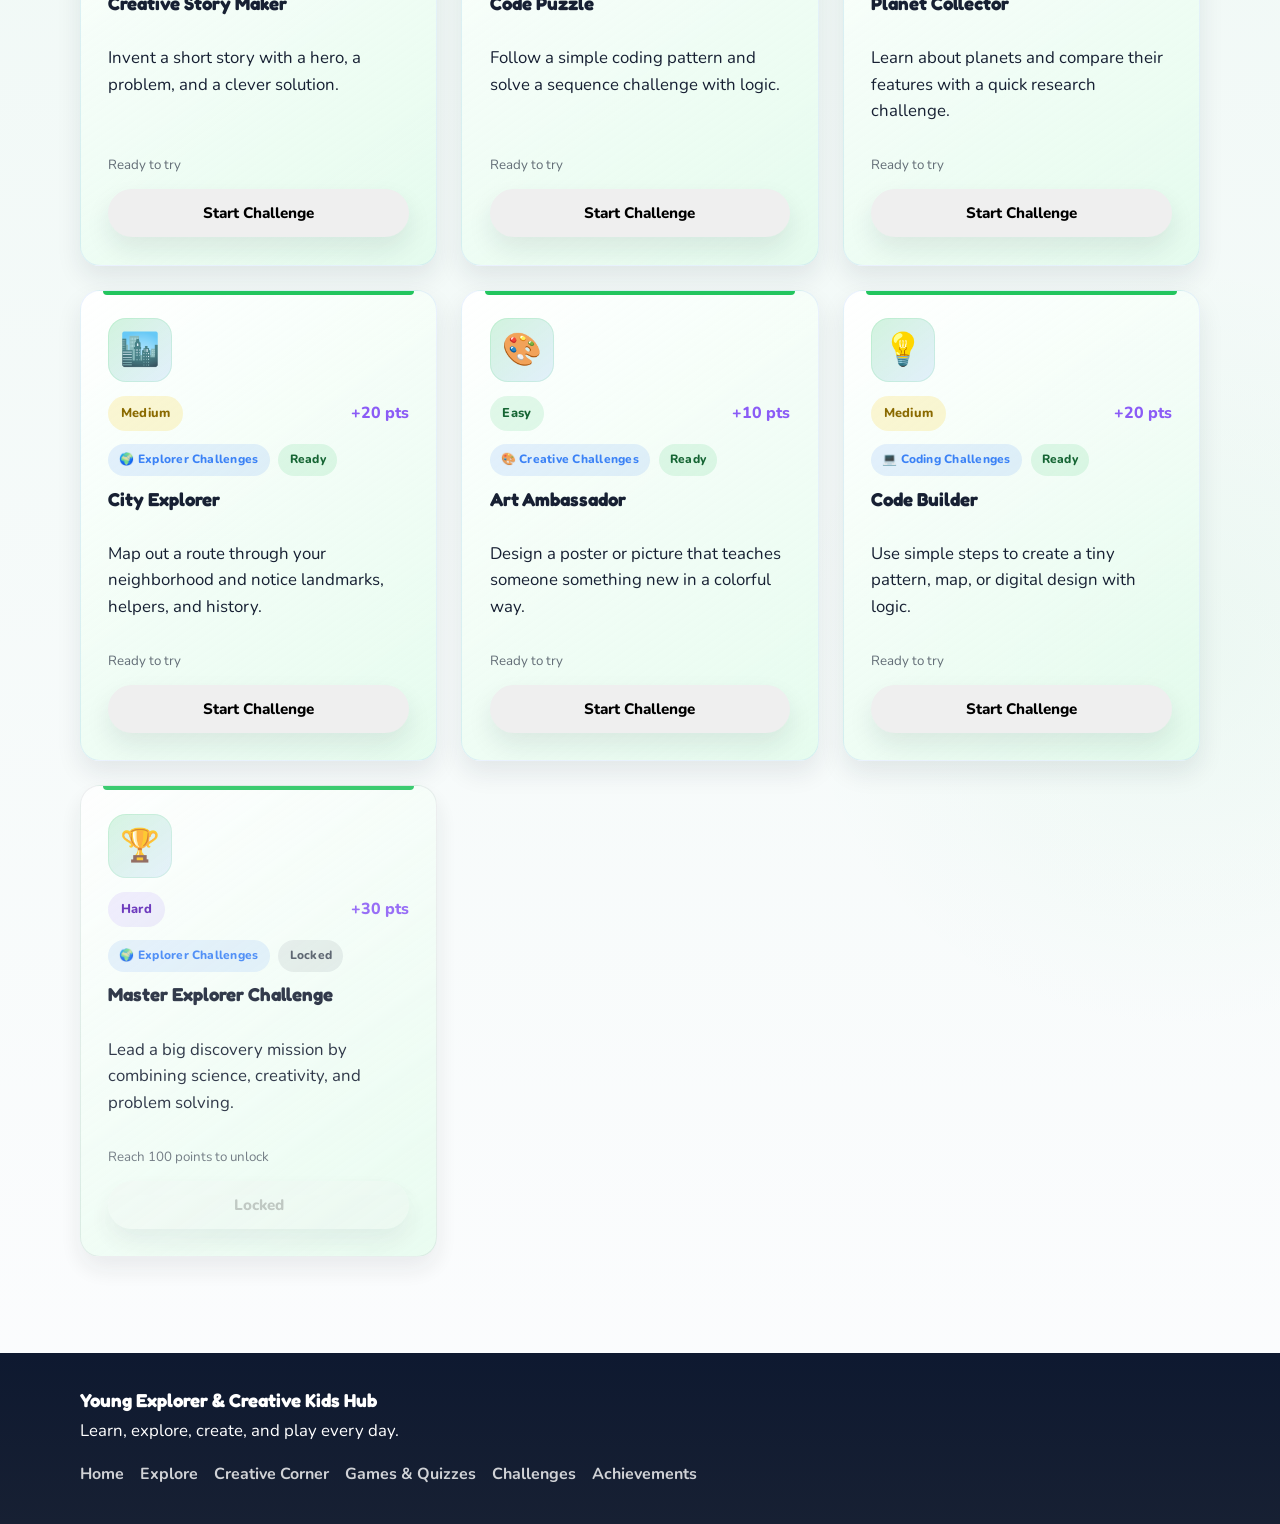
<file: challenges.html>
<!DOCTYPE html>
<html lang="en">
  <head>
    <meta charset="UTF-8" />
    <meta name="viewport" content="width=device-width, initial-scale=1.0" />
    <meta
      name="description"
      content="Daily challenges for nature, experiments, and creative storytelling adventures."
    />
    <title>Challenges | Young Explorer & Creative Kids Hub</title>
    <link rel="preconnect" href="https://fonts.googleapis.com" />
    <link rel="preconnect" href="https://fonts.gstatic.com" crossorigin />
    <link rel="icon" type="image/png" href="favicon.png">
    <link
      href="https://fonts.googleapis.com/css2?family=Fredoka:wght@400;500;600;700&family=Nunito:wght@400;600;700;800&display=swap"
      rel="stylesheet"
    />
    <link rel="stylesheet" href="style.css?v=motion" />
  </head>
  <body data-page="challenges">
    <header class="site-header">
      <nav class="navbar container" aria-label="Main navigation">
        <a href="index.html" class="brand" aria-label="Young Explorer & Creative Kids Hub home">
          <span class="brand-mark">Y</span>
          <span>Young Explorer</span>
        </a>

        <button class="nav-toggle" aria-label="Toggle navigation menu" aria-expanded="false">
          <span></span>
          <span></span>
          <span></span>
        </button>

        <div class="nav-menu">
          <ul class="nav-list">
            <li><a href="index.html">Home</a></li>
            <li><a href="explore.html">Explore</a></li>
            <li><a href="creative.html">Creative Corner</a></li>
            <li><a href="games.html">Games &amp; Quizzes</a></li>
            <li><a href="challenges.html">Challenges</a></li>
            <li><a href="achievements.html">Achievements</a></li>
          </ul>
        </div>
      </nav>
    </header>

    <main>
      <section id="challenges" class="section section-alt">
        <div class="container challenge-page-wrap">
          <div class="section-heading">
            <p class="eyebrow">Challenges</p>
            <h2>Challenge Center</h2>
          </div>

          <div class="today-challenge info-card">
            <div class="today-challenge-header">
              <div>
                <p class="section-kicker">Today's Challenge</p>
                <h3 id="today-challenge-title">Loading challenge...</h3>
              </div>
              <span id="today-challenge-date" class="today-date"></span>
            </div>
            <p id="today-challenge-description" class="today-challenge-description"></p>
            <div class="today-challenge-meta">
              <span id="today-challenge-category" class="challenge-category-pill"></span>
              <span id="today-challenge-difficulty" class="challenge-difficulty-pill"></span>
              <span id="today-challenge-points" class="challenge-points-pill"></span>
            </div>
            <button type="button" class="btn btn-primary" id="today-start-btn">Start Challenge</button>
          </div>

          <div class="challenge-controls info-card">
            <div class="challenge-filter-group" aria-label="Challenge categories">
              <button type="button" class="challenge-filter-btn active" data-category="all">All Challenges</button>
              <button type="button" class="challenge-filter-btn" data-category="brain">🧠 Brain</button>
              <button type="button" class="challenge-filter-btn" data-category="science">🔬 Science</button>
              <button type="button" class="challenge-filter-btn" data-category="explorer">🌍 Explorer</button>
              <button type="button" class="challenge-filter-btn" data-category="creative">🎨 Creative</button>
              <button type="button" class="challenge-filter-btn" data-category="coding">💻 Coding</button>
            </div>
          </div>

          <div class="challenge-progress-panel info-card">
            <div class="challenge-progress-header">
              <p class="section-kicker">🎯 Challenge Progress</p>
              <h3 id="challenge-progress-text">0 / 0 Challenges Completed</h3>
            </div>
            <div class="challenge-progress-bar" aria-label="Challenge completion progress">
              <span id="challenge-progress-fill"></span>
            </div>
          </div>

          <div class="card-grid challenge-grid" id="challenge-grid"></div>

          <aside id="challenge-instructions-panel" class="challenge-instructions-panel info-card" hidden>
            <div class="challenge-instructions-header">
              <div>
                <p class="section-kicker">Challenge Instructions</p>
                <h3 id="challenge-instructions-title">Challenge title</h3>
              </div>
              <button type="button" class="btn btn-small btn-secondary" id="challenge-close-btn">Close</button>
            </div>

            <p id="challenge-instructions-description" class="challenge-instructions-description"></p>
            <div class="today-challenge-meta">
              <span id="challenge-instructions-category" class="challenge-category-pill"></span>
              <span id="challenge-instructions-difficulty" class="challenge-difficulty-pill"></span>
              <span id="challenge-instructions-points" class="challenge-points-pill"></span>
            </div>

            <div class="challenge-goal-box">
              <h4>What you need to do</h4>
              <ul id="challenge-instructions-list"></ul>
            </div>

            <button type="button" class="btn btn-primary" id="complete-started-challenge-btn">Complete Challenge</button>
          </aside>
        </div>
      </section>
    </main>

    <footer class="site-footer">
      <div class="container footer-grid">
        <div>
          <h3>Young Explorer &amp; Creative Kids Hub</h3>
          <p>Learn, explore, create, and play every day.</p>
        </div>
        <nav aria-label="Footer navigation">
          <ul class="footer-links">
            <li><a href="index.html">Home</a></li>
            <li><a href="explore.html">Explore</a></li>
            <li><a href="creative.html">Creative Corner</a></li>
            <li><a href="games.html">Games &amp; Quizzes</a></li>
            <li><a href="challenges.html">Challenges</a></li>
            <li><a href="achievements.html">Achievements</a></li>
          </ul>
        </nav>
      </div>
    </footer>

    <script src="data/site-data.js"></script>
    <script src="script.js"></script>
  </body>
</html>
</file>
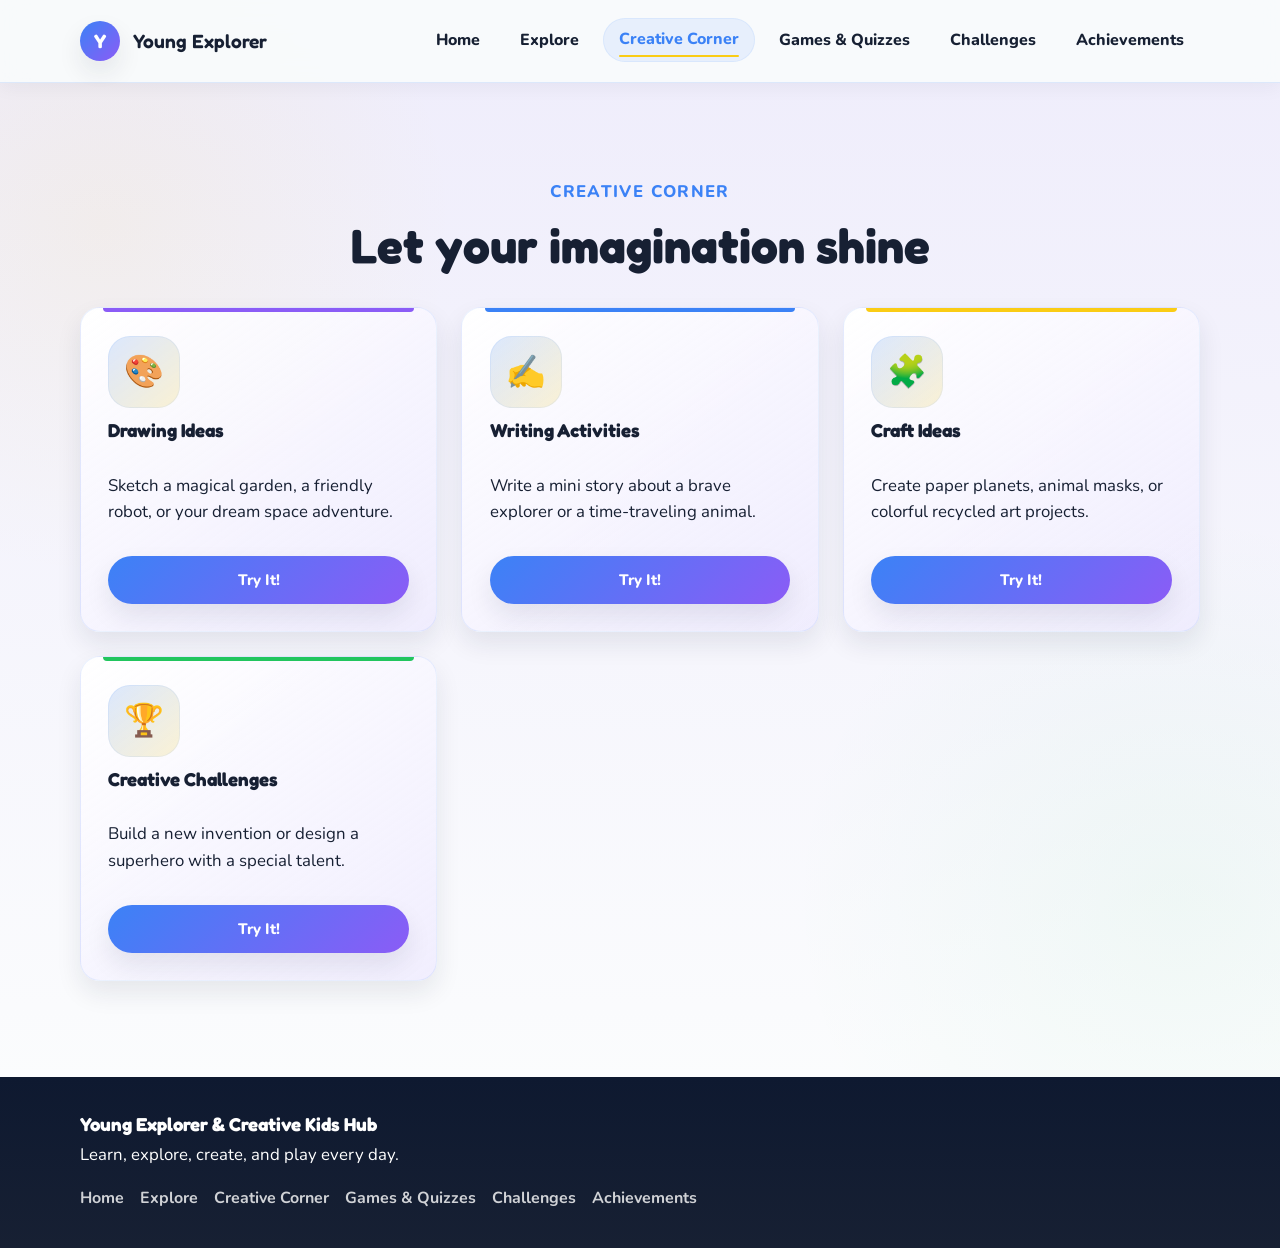
<file: creative.html>
<!DOCTYPE html>
<html lang="en">
  <head>
    <meta charset="UTF-8" />
    <meta name="viewport" content="width=device-width, initial-scale=1.0" />
    <meta
      name="description"
      content="Creative Corner activities for drawing, writing, crafts, and imaginative challenges."
    />
    <title>Creative Corner | Young Explorer & Creative Kids Hub</title>
    <link rel="preconnect" href="https://fonts.googleapis.com" />
    <link rel="preconnect" href="https://fonts.gstatic.com" crossorigin />
    <link
      href="https://fonts.googleapis.com/css2?family=Fredoka:wght@400;500;600;700&family=Nunito:wght@400;600;700;800&display=swap"
      rel="stylesheet"
    />
    <link rel="stylesheet" href="style.css?v=motion" />
    <link rel="icon" type="image/png" href="favicon.png">
  </head>
  <body data-page="creative">
    <header class="site-header">
      <nav class="navbar container" aria-label="Main navigation">
        <a href="index.html" class="brand" aria-label="Young Explorer & Creative Kids Hub home">
          <span class="brand-mark">Y</span>
          <span>Young Explorer</span>
        </a>

        <button class="nav-toggle" aria-label="Toggle navigation menu" aria-expanded="false">
          <span></span>
          <span></span>
          <span></span>
        </button>

        <div class="nav-menu">
          <ul class="nav-list">
            <li><a href="index.html">Home</a></li>
            <li><a href="explore.html">Explore</a></li>
            <li><a href="creative.html">Creative Corner</a></li>
            <li><a href="games.html">Games &amp; Quizzes</a></li>
            <li><a href="challenges.html">Challenges</a></li>
            <li><a href="achievements.html">Achievements</a></li>
          </ul>
        </div>
      </nav>
    </header>

    <main>
      <section id="creative-corner" class="section section-alt">
        <div class="container">
          <div class="section-heading">
            <p class="eyebrow">Creative Corner</p>
            <h2>Let your imagination shine</h2>
          </div>

          <div class="card-grid creative-grid">
            <article class="info-card creative-card">
              <div class="card-icon">🎨</div>
              <h3>Drawing Ideas</h3>
              <p>Sketch a magical garden, a friendly robot, or your dream space adventure.</p>
              <button type="button" class="btn btn-small btn-primary creative-btn" data-activity="drawing">Try It!</button>
            </article>

            <article class="info-card creative-card">
              <div class="card-icon">✍️</div>
              <h3>Writing Activities</h3>
              <p>Write a mini story about a brave explorer or a time-traveling animal.</p>
              <button type="button" class="btn btn-small btn-primary creative-btn" data-activity="writing">Try It!</button>
            </article>

            <article class="info-card creative-card">
              <div class="card-icon">🧩</div>
              <h3>Craft Ideas</h3>
              <p>Create paper planets, animal masks, or colorful recycled art projects.</p>
              <button type="button" class="btn btn-small btn-primary creative-btn" data-activity="craft">Try It!</button>
            </article>

            <article class="info-card creative-card">
              <div class="card-icon">🏆</div>
              <h3>Creative Challenges</h3>
              <p>Build a new invention or design a superhero with a special talent.</p>
              <button type="button" class="btn btn-small btn-primary creative-btn" data-activity="challenge">Try It!</button>
            </article>
          </div>

          <aside class="creative-detail-panel info-card" id="creative-detail" aria-live="polite" hidden>
            <p class="creative-detail-label">Creative Spark</p>
            <h3 id="creative-detail-title">Drawing Ideas</h3>
            <p id="creative-detail-text">
              Draw a magical city in the clouds with colorful homes, flying cars, and a rainbow sky.
            </p>
            <p class="creative-activity-meta" id="creative-activity-meta" hidden></p>
          </aside>

          <section class="creative-workspace info-card" id="creative-workspace" hidden aria-live="polite">
            <div class="creative-workspace-header">
              <div>
                <p class="creative-detail-label" id="creative-workspace-label">Creative Studio</p>
                <h3 id="creative-workspace-title">Drawing Ideas</h3>
              </div>
              <button type="button" class="btn btn-small btn-secondary" id="creative-close-workspace">Back to activities</button>
            </div>

            <div id="creative-empty-state" class="creative-empty-state hidden">Choose an activity to begin creating.</div>

            <div id="drawing-workspace" class="creative-panel hidden">
              <div class="creative-toolbar">
                <div class="brush-controls">
                  <label class="tool-label" for="brush-size">Brush size</label>
                  <input id="brush-size" type="range" min="2" max="30" value="8" />
                </div>
                <div class="color-picker" aria-label="Brush colors">
                  <button type="button" class="color-swatch active" data-color="#172033" style="--swatch-color: #172033" aria-label="Black"></button>
                  <button type="button" class="color-swatch" data-color="#3B82F6" style="--swatch-color: #3B82F6" aria-label="Blue"></button>
                  <button type="button" class="color-swatch" data-color="#22C55E" style="--swatch-color: #22C55E" aria-label="Green"></button>
                  <button type="button" class="color-swatch" data-color="#FACC15" style="--swatch-color: #FACC15" aria-label="Yellow"></button>
                  <button type="button" class="color-swatch" data-color="#8B5CF6" style="--swatch-color: #8B5CF6" aria-label="Purple"></button>
                  <button type="button" class="color-swatch" data-color="#EC4899" style="--swatch-color: #EC4899" aria-label="Pink"></button>
                  <button type="button" class="color-swatch" data-color="#F97316" style="--swatch-color: #F97316" aria-label="Orange"></button>
                </div>
                <div class="tool-buttons">
                  <button type="button" class="btn btn-small btn-primary" id="draw-pencil-tool">Pencil</button>
                  <button type="button" class="btn btn-small btn-secondary" id="draw-eraser-tool">Eraser</button>
                  <button type="button" class="btn btn-small btn-secondary" id="draw-undo-btn">Undo</button>
                  <button type="button" class="btn btn-small btn-secondary" id="draw-redo-btn">Redo</button>
                  <button type="button" class="btn btn-small btn-secondary" id="draw-clear-btn">Clear</button>
                  <button type="button" class="btn btn-small btn-primary" id="draw-save-btn">Save</button>
                </div>
              </div>

              <div class="drawing-prompts">
                <span class="prompt-label">Prompt ideas:</span>
                <div class="prompt-chip-list" id="drawing-prompts"></div>
              </div>

              <div class="drawing-area-wrap">
                <canvas id="drawing-canvas" width="900" height="420" aria-label="Drawing canvas"></canvas>
              </div>
            </div>

            <div id="writing-workspace" class="creative-panel hidden">
              <div class="writing-panel-layout">
                <div class="writing-sidebar">
                  <h4>Writing prompts</h4>
                  <div class="prompt-chip-list" id="writing-prompts"></div>
                </div>
                <div class="writing-main">
                  <div class="writing-header">
                    <span class="prompt-label">Your story</span>
                    <div class="writing-actions">
                      <button type="button" class="btn btn-small btn-secondary" id="writing-clear-btn">Clear</button>
                      <button type="button" class="btn btn-small btn-primary" id="writing-save-btn">Save draft</button>
                    </div>
                  </div>
                  <textarea id="writing-story-input" rows="12" placeholder="Start writing your adventure..."></textarea>
                  <div class="writing-stats">
                    <span id="word-count">0 words</span>
                    <span id="character-count">0 characters</span>
                    <span id="writing-save-status">Draft not saved yet</span>
                  </div>
                </div>
              </div>
            </div>

            <div id="craft-workspace" class="creative-panel hidden">
              <div class="craft-list" id="craft-list"></div>
              <div class="craft-step-panel hidden" id="craft-step-panel">
                <div class="craft-step-header">
                  <div>
                    <p class="creative-detail-label">Craft in progress</p>
                    <h4 id="craft-step-title">Paper Rocket</h4>
                  </div>
                  <span class="craft-step-badge" id="craft-step-badge">Easy</span>
                </div>
                <div class="craft-step-meta">
                  <span id="craft-step-time">15 minutes</span>
                  <span id="craft-step-materials">Paper, tape, scissors</span>
                </div>
                <div class="craft-step-card">
                  <p id="craft-step-instruction">Fold the paper.</p>
                </div>
                <div class="craft-step-controls">
                  <button type="button" class="btn btn-small btn-secondary" id="craft-prev-btn">Previous Step</button>
                  <button type="button" class="btn btn-small btn-primary" id="craft-next-btn">Next Step</button>
                </div>
              </div>
            </div>

            <div id="challenge-workspace" class="creative-panel hidden">
              <div class="challenge-idea-grid" id="challenge-idea-grid"></div>
            </div>
          </section>
        </div>
      </section>
    </main>

    <footer class="site-footer">
      <div class="container footer-grid">
        <div>
          <h3>Young Explorer &amp; Creative Kids Hub</h3>
          <p>Learn, explore, create, and play every day.</p>
        </div>
        <nav aria-label="Footer navigation">
          <ul class="footer-links">
            <li><a href="index.html">Home</a></li>
            <li><a href="explore.html">Explore</a></li>
            <li><a href="creative.html">Creative Corner</a></li>
            <li><a href="games.html">Games &amp; Quizzes</a></li>
            <li><a href="challenges.html">Challenges</a></li>
            <li><a href="achievements.html">Achievements</a></li>
          </ul>
        </nav>
      </div>
    </footer>

    <script src="data/site-data.js"></script>
    <script src="script.js"></script>
  </body>
</html>
</file>
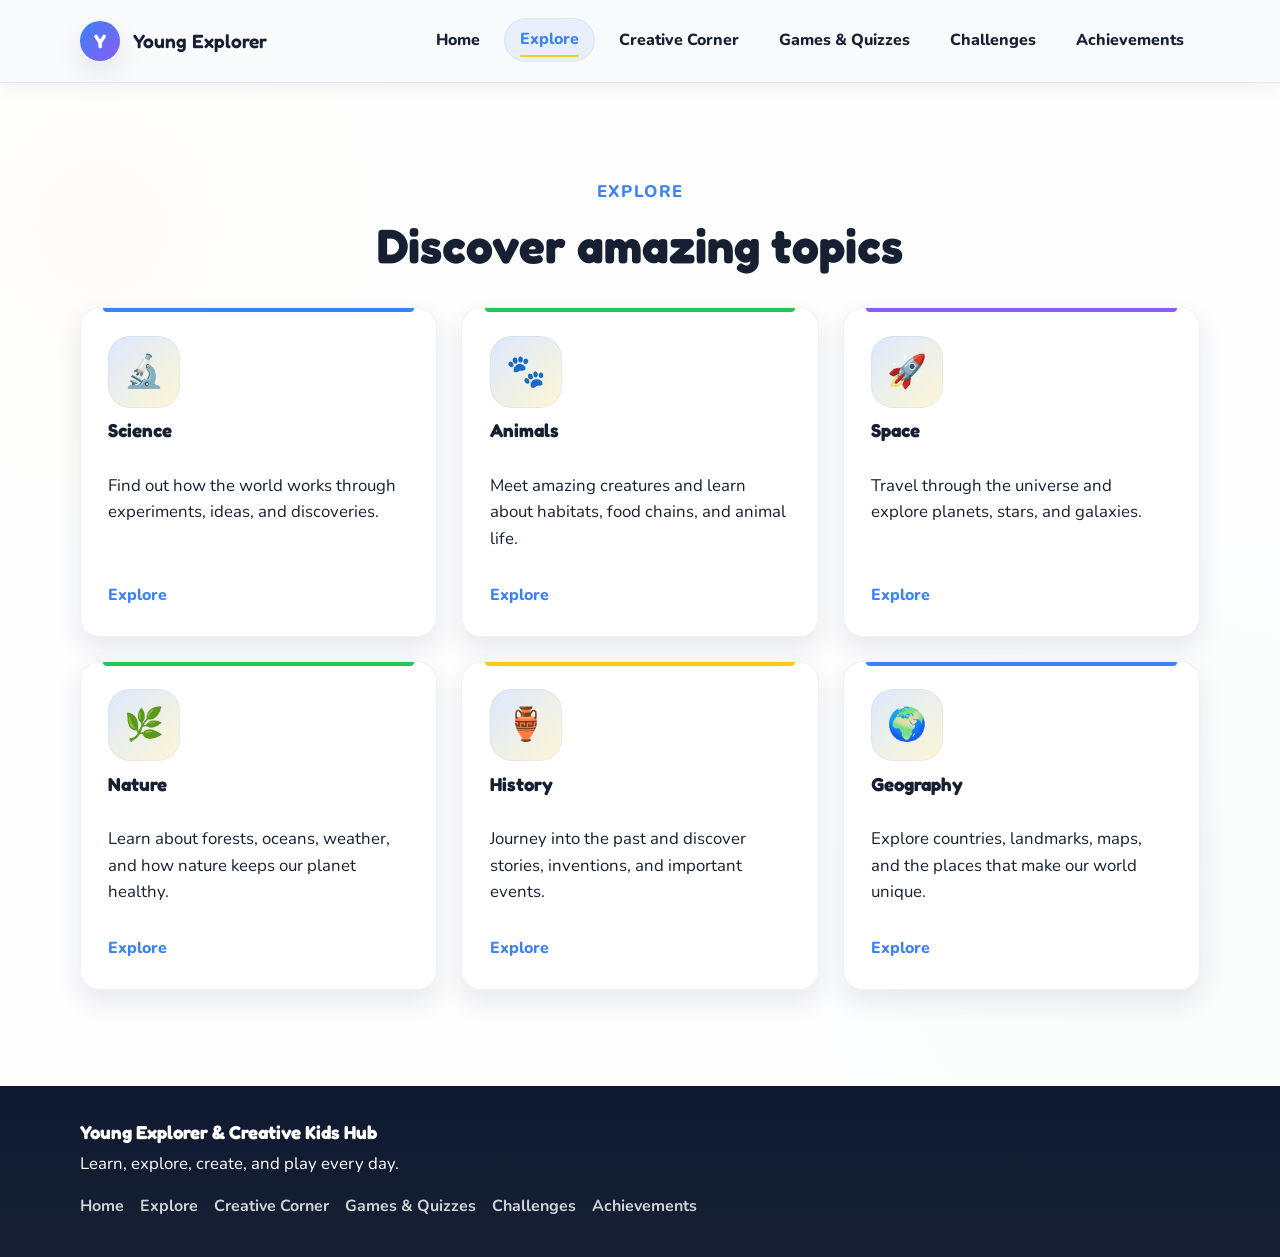
<file: explore.html>
<!DOCTYPE html>
<html lang="en">
  <head>
    <meta charset="UTF-8" />
    <meta name="viewport" content="width=device-width, initial-scale=1.0" />
    <meta
      name="description"
      content="Explore science, animals, space, nature, history, and geography with interactive discovery tools."
    />
    <title>Explore | Young Explorer & Creative Kids Hub</title>
    <link rel="preconnect" href="https://fonts.googleapis.com" />
    <link rel="preconnect" href="https://fonts.gstatic.com" crossorigin />
    <link
      href="https://fonts.googleapis.com/css2?family=Fredoka:wght@400;500;600;700&family=Nunito:wght@400;600;700;800&display=swap"
      rel="stylesheet"
    />
    <link rel="stylesheet" href="style.css?v=motion" />
    <link rel="icon" type="image/png" href="favicon.png">
  </head>
  <body data-page="explore">
    <header class="site-header">
      <nav class="navbar container" aria-label="Main navigation">
        <a href="index.html" class="brand" aria-label="Young Explorer & Creative Kids Hub home">
          <span class="brand-mark">Y</span>
          <span>Young Explorer</span>
        </a>

        <button class="nav-toggle" aria-label="Toggle navigation menu" aria-expanded="false">
          <span></span>
          <span></span>
          <span></span>
        </button>

        <div class="nav-menu">
          <ul class="nav-list">
            <li><a href="index.html">Home</a></li>
            <li><a href="explore.html">Explore</a></li>
            <li><a href="creative.html">Creative Corner</a></li>
            <li><a href="games.html">Games &amp; Quizzes</a></li>
            <li><a href="challenges.html">Challenges</a></li>
            <li><a href="achievements.html">Achievements</a></li>
          </ul>
        </div>
      </nav>
    </header>

    <main>
      <section id="explore" class="section">
        <div class="container">
          <div class="section-heading">
            <p class="eyebrow">Explore</p>
            <h2>Discover amazing topics</h2>
          </div>

          <div class="card-grid explore-grid">
            <article class="info-card topic-card">
              <div class="card-icon">🔬</div>
              <h3>Science</h3>
              <p>Find out how the world works through experiments, ideas, and discoveries.</p>
              <button type="button" class="text-link explore-btn" data-topic="science">Explore</button>
            </article>

            <article class="info-card topic-card">
              <div class="card-icon">🐾</div>
              <h3>Animals</h3>
              <p>Meet amazing creatures and learn about habitats, food chains, and animal life.</p>
              <button type="button" class="text-link explore-btn" data-topic="animals">Explore</button>
            </article>

            <article class="info-card topic-card">
              <div class="card-icon">🚀</div>
              <h3>Space</h3>
              <p>Travel through the universe and explore planets, stars, and galaxies.</p>
              <button type="button" class="text-link explore-btn" data-topic="space">Explore</button>
            </article>

            <article class="info-card topic-card">
              <div class="card-icon">🌿</div>
              <h3>Nature</h3>
              <p>Learn about forests, oceans, weather, and how nature keeps our planet healthy.</p>
              <button type="button" class="text-link explore-btn" data-topic="nature">Explore</button>
            </article>

            <article class="info-card topic-card">
              <div class="card-icon">🏺</div>
              <h3>History</h3>
              <p>Journey into the past and discover stories, inventions, and important events.</p>
              <button type="button" class="text-link explore-btn" data-topic="history">Explore</button>
            </article>

            <article class="info-card topic-card">
              <div class="card-icon">🌍</div>
              <h3>Geography</h3>
              <p>Explore countries, landmarks, maps, and the places that make our world unique.</p>
              <button type="button" class="text-link explore-btn" data-topic="geography">Explore</button>
            </article>
          </div>

          <aside class="topic-detail-panel info-card" id="topic-detail" aria-live="polite" hidden>
            <p class="topic-detail-label">Topic Spotlight</p>
            <h3 id="topic-detail-title">Choose a topic</h3>
            <p id="topic-detail-text">Select a category above to search for something new to learn.</p>
            <form class="topic-search-form" id="topic-search-form">
              <label class="topic-search-label" for="topic-search-input">Search <span id="selected-topic-label">this category</span></label>
              <div class="topic-search-controls">
                <input type="search" id="topic-search-input" class="topic-search-input" placeholder="Choose a category first..." autocomplete="off" disabled />
                <button type="submit" class="btn btn-small btn-primary" id="topic-search-button" disabled>Search Topic</button>
              </div>
            </form>
            <div class="topic-library-actions">
              <button type="button" class="btn btn-small btn-secondary" id="discover-topic-button" disabled>✨ Discover Something New</button>
            </div>
            <div class="topic-search-status" id="topic-search-status" aria-live="polite"></div>
            <div class="recent-searches" id="recent-searches" hidden>
              <p class="topic-result-meta">Recent Searches</p>
              <div class="recent-search-list" id="recent-search-list"></div>
            </div>
            <div class="topic-result" id="topic-result" hidden>
              <div class="topic-result-content">
                <p class="topic-result-meta" id="topic-result-meta"></p>
                <h3 id="topic-result-title"></h3>
                <p id="topic-result-explanation"></p>
              </div>
              <img class="topic-result-thumbnail" id="topic-result-thumbnail" alt="" hidden />
              <div class="related-topics" id="related-topics" hidden>
                <p class="topic-result-meta">Related Topics</p>
                <div class="related-topic-list" id="related-topic-list"></div>
              </div>
              <a class="text-link" id="topic-result-link" href="#" target="_blank" rel="noreferrer">Read more</a>
            </div>
          </aside>
        </div>
      </section>
    </main>

    <footer class="site-footer">
      <div class="container footer-grid">
        <div>
          <h3>Young Explorer &amp; Creative Kids Hub</h3>
          <p>Learn, explore, create, and play every day.</p>
        </div>
        <nav aria-label="Footer navigation">
          <ul class="footer-links">
            <li><a href="index.html">Home</a></li>
            <li><a href="explore.html">Explore</a></li>
            <li><a href="creative.html">Creative Corner</a></li>
            <li><a href="games.html">Games &amp; Quizzes</a></li>
            <li><a href="challenges.html">Challenges</a></li>
            <li><a href="achievements.html">Achievements</a></li>
          </ul>
        </nav>
      </div>
    </footer>

    <script src="data/site-data.js"></script>
    <script src="script.js"></script>
  </body>
</html>
</file>
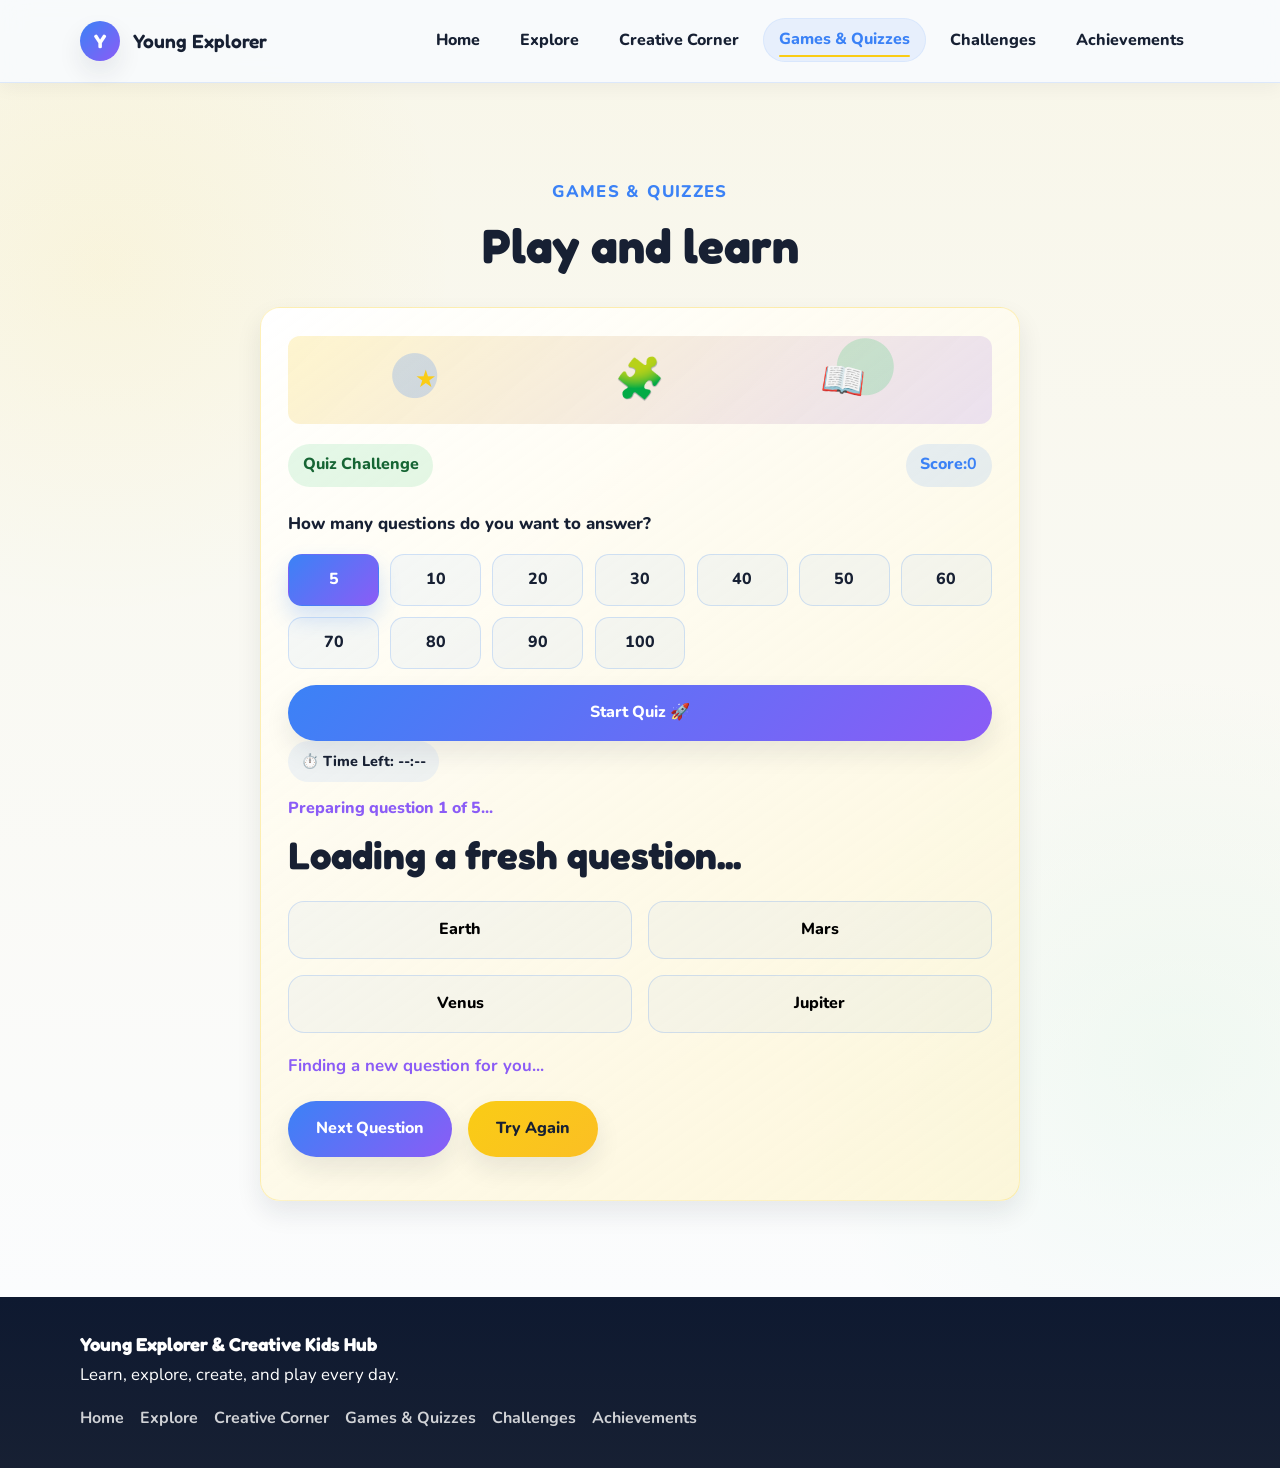
<file: games.html>
<!DOCTYPE html>
<html lang="en">
  <head>
    <meta charset="UTF-8" />
    <meta name="viewport" content="width=device-width, initial-scale=1.0" />
    <meta
      name="description"
      content="Play educational quizzes and build knowledge with fun trivia challenges."
    />
    <title>Games & Quizzes | Young Explorer & Creative Kids Hub</title>
    <link rel="preconnect" href="https://fonts.googleapis.com" />
    <link rel="preconnect" href="https://fonts.gstatic.com" crossorigin />
    <link
      href="https://fonts.googleapis.com/css2?family=Fredoka:wght@400;500;600;700&family=Nunito:wght@400;600;700;800&display=swap"
      rel="stylesheet"
    />
    <link rel="stylesheet" href="style.css?v=motion" />
    <link rel="icon" type="image/png" href="favicon.png">
  </head>
  <body data-page="games">
    <header class="site-header">
      <nav class="navbar container" aria-label="Main navigation">
        <a href="index.html" class="brand" aria-label="Young Explorer & Creative Kids Hub home">
          <span class="brand-mark">Y</span>
          <span>Young Explorer</span>
        </a>

        <button class="nav-toggle" aria-label="Toggle navigation menu" aria-expanded="false">
          <span></span>
          <span></span>
          <span></span>
        </button>

        <div class="nav-menu">
          <ul class="nav-list">
            <li><a href="index.html">Home</a></li>
            <li><a href="explore.html">Explore</a></li>
            <li><a href="creative.html">Creative Corner</a></li>
            <li><a href="games.html">Games &amp; Quizzes</a></li>
            <li><a href="challenges.html">Challenges</a></li>
            <li><a href="achievements.html">Achievements</a></li>
          </ul>
        </div>
      </nav>
    </header>

    <main>
      <section id="games" class="section">
        <div class="container">
          <div class="section-heading">
            <p class="eyebrow">Games &amp; Quizzes</p>
            <h2>Play and learn</h2>
          </div>

          <div class="quiz-panel info-card">
            <div class="section-visual quiz-visual" aria-hidden="true">
              <span class="quiz-visual-star">★</span>
              <span class="quiz-visual-puzzle">🧩</span>
              <span class="quiz-visual-book">📖</span>
            </div>
            <div class="quiz-header">
              <span class="quiz-badge">Quiz Challenge</span>
              <span class="score-pill">Score: <strong id="score-value">0</strong></span>
            </div>

            <div id="quiz-selection-panel" class="quiz-selection-panel" aria-live="polite"></div>
            <div id="quiz-question-area" class="quiz-question-area" hidden>
              <div class="quiz-timer" id="quiz-timer">⏱️ Time Left: --:--</div>
              <div class="quiz-progress" id="quiz-progress">Preparing question 1 of 5...</div>
              <h3 class="quiz-question" id="quiz-question">Loading a fresh question...</h3>

              <div class="quiz-options" id="quiz-options" aria-label="Quiz answer choices">
                <button type="button" class="quiz-option" data-index="0">Earth</button>
                <button type="button" class="quiz-option" data-index="1">Mars</button>
                <button type="button" class="quiz-option" data-index="2">Venus</button>
                <button type="button" class="quiz-option" data-index="3">Jupiter</button>
              </div>

              <div class="quiz-feedback" id="quiz-feedback" aria-live="polite" aria-busy="true">
                Finding a new question for you...
              </div>

              <div class="quiz-actions">
                <button type="button" class="btn btn-primary" id="next-btn" hidden>Next Question</button>
                <button type="button" class="btn btn-secondary" id="play-again-btn">Try Again</button>
              </div>
              <div class="quiz-completion-actions" id="quiz-completion-actions" hidden></div>
            </div>
          </div>
        </div>
      </section>
    </main>

    <footer class="site-footer">
      <div class="container footer-grid">
        <div>
          <h3>Young Explorer &amp; Creative Kids Hub</h3>
          <p>Learn, explore, create, and play every day.</p>
        </div>
        <nav aria-label="Footer navigation">
          <ul class="footer-links">
            <li><a href="index.html">Home</a></li>
            <li><a href="explore.html">Explore</a></li>
            <li><a href="creative.html">Creative Corner</a></li>
            <li><a href="games.html">Games &amp; Quizzes</a></li>
            <li><a href="challenges.html">Challenges</a></li>
            <li><a href="achievements.html">Achievements</a></li>
          </ul>
        </nav>
      </div>
    </footer>

    <script src="data/site-data.js"></script>
    <script src="script.js"></script>
  </body>
</html>
</file>
<file: style.css>
:root {
  --sky-blue: #3B82F6;
  --bright-yellow: #FACC15;
  --green: #22C55E;
  --purple: #8B5CF6;
  --light-bg: #F8FAFC;
  --dark-navy: #172033;
  --white: #FFFFFF;
  --light-blue: #DBEAFE;
  --light-yellow: #FEF3C7;
  --light-green: #DCFCE7;
  --light-purple: #EDE9FE;
  --shadow-soft: 0 18px 42px rgba(23, 32, 51, 0.13);
  --shadow-card: 0 12px 26px rgba(23, 32, 51, 0.09);
  --shadow-hover: 0 20px 34px rgba(23, 32, 51, 0.14);
  --radius-lg: 28px;
  --radius-md: 20px;
  --radius-sm: 12px;
}

* {
  box-sizing: border-box;
}

@keyframes fadeUp {
  from {
    opacity: 0;
    transform: translateY(14px);
  }
  to {
    opacity: 1;
    transform: translateY(0);
  }
}

@keyframes visualFloat {
  0%,
  100% {
    transform: translateY(0) rotate(0deg);
  }
  50% {
    transform: translateY(-6px) rotate(1deg);
  }
}

@keyframes rocketFloat {
  0%,
  100% {
    transform: translateY(0) rotate(18deg);
  }
  50% {
    transform: translateY(-6px) rotate(20deg);
  }
}

@keyframes bookFloat {
  0%,
  100% {
    transform: translateX(-50%) translateY(0);
  }
  50% {
    transform: translateX(-50%) translateY(-5px);
  }
}

@keyframes contentReveal {
  from {
    opacity: 0;
    transform: translateY(8px);
  }
  to {
    opacity: 1;
    transform: translateY(0);
  }
}

@keyframes badgeUnlock {
  0% {
    opacity: 0.5;
    transform: scale(0.96);
  }
  60% {
    transform: scale(1.03);
  }
  100% {
    opacity: 1;
    transform: scale(1);
  }
}

html {
  scroll-behavior: smooth;
}

main section[id] {
  scroll-margin-top: 90px;
}

body {
  margin: 0;
  font-family: "Nunito", sans-serif;
  background:
    radial-gradient(circle at 8% 18%, rgba(250, 204, 21, 0.08), transparent 22rem),
    radial-gradient(circle at 92% 72%, rgba(34, 197, 94, 0.07), transparent 24rem),
    var(--light-bg);
  color: var(--dark-navy);
  line-height: 1.6;
}

img {
  max-width: 100%;
  display: block;
}

a {
  color: inherit;
  text-decoration: none;
}

a:focus-visible,
button:focus-visible {
  outline: 3px solid var(--sky-blue);
  box-shadow: 0 0 0 6px rgba(250, 204, 21, 0.42);
  outline-offset: 3px;
}

button,
input {
  font: inherit;
}

h1,
h2,
h3 {
  margin-top: 0;
  font-family: "Fredoka", sans-serif;
  line-height: 1.1;
  color: var(--dark-navy);
}

p {
  margin-top: 0;
}

.container {
  width: min(1120px, calc(100% - 2rem));
  margin: 0 auto;
}

.section {
  position: relative;
  padding: 6rem 0;
}

.section-alt {
  background: linear-gradient(180deg, rgba(59, 130, 246, 0.06), rgba(139, 92, 246, 0.04));
}

#explore {
  background: rgba(255, 255, 255, 0.7);
}

#creative-corner {
  background: linear-gradient(180deg, rgba(139, 92, 246, 0.08), rgba(255, 255, 255, 0.4));
}

#games {
  background: linear-gradient(180deg, rgba(250, 204, 21, 0.08), rgba(255, 255, 255, 0.4));
}

#challenges {
  background: linear-gradient(180deg, rgba(34, 197, 94, 0.08), rgba(255, 255, 255, 0.4));
}

#fun-facts {
  background: rgba(255, 255, 255, 0.7);
}

#achievements {
  background: linear-gradient(180deg, rgba(59, 130, 246, 0.08), rgba(255, 255, 255, 0.4));
}

.section-heading {
  margin-bottom: 2.25rem;
  text-align: center;
}

.eyebrow {
  margin-bottom: 0.8rem;
  font-size: 0.85rem;
  font-weight: 800;
  letter-spacing: 0.08em;
  text-transform: uppercase;
  color: var(--sky-blue);
}

.section-heading h2 {
  margin-bottom: 0;
  font-size: clamp(2rem, 4vw, 3rem);
}

.site-header {
  position: sticky;
  top: 0;
  z-index: 20;
  background: rgba(248, 250, 252, 0.88);
  backdrop-filter: blur(14px);
  border-bottom: 1px solid rgba(59, 130, 246, 0.14);
  box-shadow: 0 4px 18px rgba(23, 32, 51, 0.05);
}

.navbar {
  display: flex;
  align-items: center;
  justify-content: space-between;
  gap: 1rem;
  min-height: 82px;
}

.brand {
  display: inline-flex;
  align-items: center;
  gap: 0.8rem;
  font-family: "Fredoka", sans-serif;
  font-size: 1.2rem;
  font-weight: 600;
}

.brand-mark {
  display: inline-flex;
  align-items: center;
  justify-content: center;
  width: 2.5rem;
  height: 2.5rem;
  border-radius: 50%;
  background: linear-gradient(135deg, var(--sky-blue), var(--purple));
  color: var(--white);
  font-weight: 700;
  box-shadow: var(--shadow-card);
}

.nav-menu {
  display: flex;
  align-items: center;
}

.nav-list {
  display: flex;
  align-items: center;
  gap: 0.5rem;
  list-style: none;
  margin: 0;
  padding: 0;
}

.nav-list a {
  position: relative;
  display: inline-flex;
  align-items: center;
  justify-content: center;
  min-height: 44px;
  padding: 0.6rem 1rem;
  border-radius: 999px;
  font-weight: 800;
  color: var(--dark-navy);
  transition: background-color 0.2s ease, color 0.2s ease, transform 0.2s ease, box-shadow 0.2s ease;
}

.nav-list a:hover,
.nav-list a:focus-visible,
.nav-list a.active {
  background: rgba(59, 130, 246, 0.09);
  color: var(--sky-blue);
  transform: translateY(-1px);
  box-shadow: inset 0 0 0 1px rgba(59, 130, 246, 0.08);
}

.nav-list a::after {
  position: absolute;
  right: 1rem;
  bottom: 0.35rem;
  left: 1rem;
  height: 2px;
  border-radius: 2px;
  background: var(--bright-yellow);
  content: "";
  transform: scaleX(0);
  transition: transform 0.2s ease;
}

.nav-list a:hover::after,
.nav-list a:focus-visible::after,
.nav-list a.active::after {
  transform: scaleX(1);
}

.nav-toggle {
  display: none;
  width: 48px;
  height: 48px;
  border: 0;
  border-radius: 14px;
  background: linear-gradient(135deg, var(--light-blue), rgba(59, 130, 246, 0.12));
  cursor: pointer;
  box-shadow: var(--shadow-card);
}

.nav-toggle span {
  display: block;
  width: 22px;
  height: 2.5px;
  margin: 5px auto;
  background: var(--dark-navy);
  border-radius: 2px;
}

.hero-section {
  padding-top: 4rem;
  background:
    radial-gradient(circle at top left, rgba(250, 204, 21, 0.18), transparent 30%),
    radial-gradient(circle at bottom right, rgba(139, 92, 246, 0.14), transparent 28%),
    linear-gradient(180deg, rgba(59, 130, 246, 0.12), rgba(248, 250, 252, 1));
}

.hero-grid {
  display: grid;
  grid-template-columns: 1.1fr 0.9fr;
  gap: 2.5rem;
  align-items: center;
}

.hero-content,
.hero-visual,
.search-container {
  animation: fadeUp 0.6s ease both;
}

.hero-visual {
  animation-delay: 0.12s;
}

.search-container {
  animation-delay: 0.22s;
}

.search-container {
  margin-top: 2.5rem;
}

.info-card.search-panel {
  max-width: 900px;
  margin: 0 auto;
  background: linear-gradient(135deg, rgba(255, 255, 255, 0.98), rgba(219, 234, 254, 0.72));
  border: 1px solid rgba(59, 130, 246, 0.14);
}

.search-label {
  display: block;
  margin-bottom: 0.7rem;
  font-family: "Fredoka", sans-serif;
  font-size: 1.35rem;
  font-weight: 600;
}

.site-search-form {
  display: flex;
  align-items: center;
  gap: 0.85rem;
}

.search-input-wrap {
  display: flex;
  align-items: center;
  gap: 0.7rem;
  flex: 1;
  min-height: 58px;
  padding: 0 1rem;
  border: 2px solid rgba(59, 130, 246, 0.18);
  border-radius: var(--radius-sm);
  background: var(--white);
  transition: border-color 0.2s ease, box-shadow 0.2s ease;
}

.search-input-wrap:focus-within {
  border-color: var(--sky-blue);
  box-shadow: 0 0 0 4px rgba(59, 130, 246, 0.12);
}

.site-search-button {
  flex-shrink: 0;
}

.search-icon {
  font-size: 1.35rem;
}

.search-input {
  width: 100%;
  min-width: 0;
  border: 0;
  outline: 0;
  color: var(--dark-navy);
  background: transparent;
  font-size: 1.05rem;
}

.search-input::placeholder {
  color: rgba(23, 32, 51, 0.5);
}

.search-results {
  display: grid;
  gap: 0.75rem;
  margin-top: 1rem;
}

.profile-modal-backdrop {
  position: fixed;
  inset: 0;
  z-index: 80;
  display: flex;
  align-items: center;
  justify-content: center;
  padding: 1.5rem;
  background: rgba(23, 32, 51, 0.55);
}

.profile-modal {
  width: min(100%, 560px);
  padding: 2rem;
  border-radius: 28px;
  background: linear-gradient(135deg, rgba(255, 255, 255, 0.98), rgba(219, 234, 254, 0.9));
  box-shadow: var(--shadow-soft);
  border: 1px solid rgba(59, 130, 246, 0.08);
}

.profile-modal-backdrop[hidden] {
  display: none !important;
}

.profile-form {
  display: grid;
  gap: 1.2rem;
  margin-top: 1rem;
}

.profile-field {
  display: grid;
  gap: 0.5rem;
  font-weight: 700;
  color: var(--dark-navy);
}

.profile-field input,
.profile-field select {
  width: 100%;
  min-height: 52px;
  border: 2px solid rgba(59, 130, 246, 0.18);
  border-radius: 14px;
  padding: 0.8rem 1rem;
  font: inherit;
  background: rgba(255, 255, 255, 0.95);
  color: var(--dark-navy);
}

.profile-actions {
  display: flex;
  justify-content: flex-end;
  margin-top: 0.5rem;
}

.profile-welcome {
  margin-top: 1.2rem;
  padding: 0.85rem 1rem;
  border-radius: 14px;
  background: rgba(59, 130, 246, 0.08);
  border: 1px solid rgba(59, 130, 246, 0.12);
  font-weight: 800;
  color: var(--dark-navy);
}

.profile-edit-btn {
  margin-top: 0.8rem;
}

.search-result,
.search-empty {
  padding: 0.95rem 1rem;
  border-radius: var(--radius-sm);
  background: rgba(59, 130, 246, 0.06);
}

.search-result {
  display: flex;
  align-items: center;
  justify-content: space-between;
  gap: 1rem;
}

.search-result h3 {
  margin-bottom: 0.2rem;
  font-size: 1.1rem;
}

.search-result p,
.search-empty {
  margin-bottom: 0;
  color: rgba(23, 32, 51, 0.72);
}

.search-result-category {
  margin: 0;
  color: var(--purple);
  font-size: 0.78rem;
  font-weight: 800;
  letter-spacing: 0.06em;
  text-transform: uppercase;
}

.hero-content h1 {
  font-size: clamp(2.5rem, 6vw, 4.2rem);
  margin-bottom: 1rem;
}

.eyebrow,
.hero-text,
.info-card p,
.fact-text,
.site-footer p,
.quiz-feedback {
  font-size: 1.05rem;
}

.hero-text {
  max-width: 560px;
  color: rgba(23, 32, 51, 0.8);
  margin-bottom: 1.6rem;
  font-size: 1.12rem;
}

.hero-actions {
  display: flex;
  flex-wrap: wrap;
  gap: 1rem;
  margin-bottom: 2rem;
}

.btn {
  display: inline-flex;
  align-items: center;
  justify-content: center;
  border: none;
  border-radius: 999px;
  padding: 0.95rem 1.75rem;
  font-size: 1rem;
  font-weight: 800;
  cursor: pointer;
  transition: transform 0.2s ease, box-shadow 0.2s ease, filter 0.2s ease;
  box-shadow: var(--shadow-card);
}

.btn:hover,
.btn:focus-visible {
  transform: translateY(-2px);
  filter: saturate(1.12) brightness(1.03);
  box-shadow: var(--shadow-hover);
}

.btn:active {
  transform: translateY(0);
  box-shadow: var(--shadow-card);
}

.btn:active {
  scale: 0.98;
}

.btn-small {
  padding: 0.75rem 1.2rem;
  font-size: 0.95rem;
}

.btn-primary {
  background: linear-gradient(135deg, var(--sky-blue), var(--purple));
  color: var(--white);
}

.btn-secondary {
  background: linear-gradient(135deg, var(--bright-yellow), #fbbf24);
  color: var(--dark-navy);
}

.quick-stats {
  list-style: none;
  display: flex;
  flex-wrap: wrap;
  gap: 1.3rem;
  margin: 0;
  padding: 0;
}

.quick-stats li {
  display: flex;
  flex-direction: column;
  gap: 0.2rem;
  min-width: 120px;
  padding: 0.8rem 1rem;
  background: rgba(255, 255, 255, 0.5);
  border-radius: var(--radius-sm);
  border: 1px solid rgba(23, 32, 51, 0.04);
}

.quick-stats strong {
  font-size: 1.25rem;
  color: var(--dark-navy);
}

.quick-stats span {
  color: rgba(23, 32, 51, 0.7);
  font-size: 0.92rem;
}

.hero-visual {
  display: flex;
  justify-content: center;
}

.hero-card {
  position: relative;
  width: min(420px, 100%);
  min-height: 420px;
  border-radius: var(--radius-lg);
  background: linear-gradient(135deg, rgba(59, 130, 246, 0.18), rgba(139, 92, 246, 0.16));
  box-shadow: var(--shadow-soft);
  overflow: hidden;
  border: 1px solid rgba(59, 130, 246, 0.08);
}

.hero-card::before,
.hero-card::after {
  position: absolute;
  border: 2px dashed rgba(255, 255, 255, 0.55);
  border-radius: 50%;
  content: "";
}

.hero-card::before {
  width: 220px;
  height: 70px;
  top: 9rem;
  left: 5.5rem;
  transform: rotate(-18deg);
}

.hero-card::after {
  width: 110px;
  height: 38px;
  right: 3.5rem;
  bottom: 5rem;
  transform: rotate(22deg);
}

.hero-card .planet {
  animation: visualFloat 4.8s ease-in-out infinite;
}

.hero-card .rocket {
  animation: rocketFloat 4.8s ease-in-out 0.6s infinite;
}

.hero-card .book {
  animation: bookFloat 4.8s ease-in-out 1.1s infinite;
}

.planet {
  position: absolute;
  right: 2rem;
  top: 2rem;
  width: 112px;
  height: 112px;
  border-radius: 50%;
  background: radial-gradient(circle at 30% 30%, #fff9d6, #facc15 35%, #f59e0b 100%);
  box-shadow: inset -18px -12px 0 rgba(0, 0, 0, 0.08);
}

.rocket {
  position: absolute;
  left: 3rem;
  top: 5.8rem;
  font-size: 4.6rem;
  transform: rotate(18deg);
  filter: drop-shadow(0 10px 14px rgba(23, 32, 51, 0.14));
}

.sparkle {
  position: absolute;
  font-size: 2.4rem;
}

.sparkle-one {
  left: 5.5rem;
  bottom: 5.5rem;
}

.sparkle-two {
  right: 4rem;
  bottom: 6rem;
}

.book {
  position: absolute;
  left: 50%;
  bottom: 2.8rem;
  transform: translateX(-50%);
  font-size: 6rem;
}

.card-grid {
  display: grid;
  gap: 1.5rem;
}

.learning-map-card {
  max-width: 940px;
  margin: 0 auto;
  padding: 2rem 1.5rem;
  background: linear-gradient(145deg, rgba(255, 255, 255, 0.98), rgba(219, 234, 254, 0.7));
  border: 1px solid rgba(59, 130, 246, 0.12);
}

.learning-map-path {
  display: flex;
  flex-direction: column;
  align-items: center;
  gap: 1rem;
}

.learning-map-node {
  position: relative;
  width: min(100%, 560px);
  display: flex;
  align-items: center;
  justify-content: space-between;
  gap: 1rem;
  padding: 1rem 1.2rem;
  border: 1px solid rgba(59, 130, 246, 0.15);
  border-radius: 20px;
  background: rgba(255, 255, 255, 0.82);
  box-shadow: var(--shadow-card);
  color: var(--dark-navy);
  cursor: pointer;
  text-align: left;
  transition: transform 0.2s ease, box-shadow 0.2s ease, border-color 0.2s ease;
}

.learning-map-node:hover,
.learning-map-node:focus-visible {
  transform: translateY(-2px);
  box-shadow: var(--shadow-hover);
  border-color: rgba(59, 130, 246, 0.28);
}

.learning-map-node.start,
.learning-map-node.master {
  cursor: default;
}

.learning-map-node.available {
  border-color: rgba(59, 130, 246, 0.15);
  background: rgba(239, 246, 255, 0.7);
}

.learning-map-node.current {
  border-color: rgba(250, 204, 21, 0.42);
  background: linear-gradient(135deg, rgba(254, 243, 199, 0.74), rgba(255, 255, 255, 0.95));
  box-shadow: 0 18px 28px rgba(250, 204, 21, 0.18);
}

.learning-map-node.complete {
  border-color: rgba(34, 197, 94, 0.35);
  background: linear-gradient(135deg, rgba(220, 252, 231, 0.8), rgba(255, 255, 255, 0.96));
}

.learning-map-node.master.complete {
  background: linear-gradient(135deg, rgba(254, 243, 199, 0.8), rgba(255, 255, 255, 0.96));
}

.learning-map-node .map-node-main {
  display: flex;
  align-items: center;
  gap: 0.85rem;
  min-width: 0;
}

.learning-map-node .map-node-icon {
  display: inline-flex;
  align-items: center;
  justify-content: center;
  width: 48px;
  height: 48px;
  border-radius: 14px;
  background: linear-gradient(135deg, rgba(59, 130, 246, 0.14), rgba(139, 92, 246, 0.12));
  font-size: 1.4rem;
  flex-shrink: 0;
}

.learning-map-node .map-node-copy {
  min-width: 0;
}

.learning-map-node strong {
  display: block;
  font-size: 1.08rem;
}

.learning-map-node small {
  display: block;
  font-weight: 800;
  color: rgba(23, 32, 51, 0.7);
}

.learning-map-tag {
  display: inline-flex;
  align-items: center;
  justify-content: center;
  padding: 0.45rem 0.75rem;
  border-radius: 999px;
  font-size: 0.74rem;
  font-weight: 800;
  letter-spacing: 0.04em;
  text-transform: uppercase;
  background: rgba(59, 130, 246, 0.12);
  color: var(--sky-blue);
  white-space: nowrap;
}

.learning-map-node.current .learning-map-tag {
  background: rgba(250, 204, 21, 0.18);
  color: #915b00;
}

.learning-map-node.complete .learning-map-tag {
  background: rgba(34, 197, 94, 0.13);
  color: #166534;
}

.learning-map-connector {
  width: 3px;
  height: 34px;
  border-radius: 999px;
  background: linear-gradient(180deg, rgba(59, 130, 246, 0.38), rgba(139, 92, 246, 0.15));
}

.learning-map-master-celebration {
  position: relative;
  display: inline-flex;
  align-items: center;
  justify-content: center;
  gap: 0.45rem;
  padding: 0.6rem 1rem;
  border-radius: 999px;
  background: linear-gradient(135deg, rgba(250, 204, 21, 0.2), rgba(59, 130, 246, 0.12));
  color: var(--dark-navy);
  font-weight: 800;
  animation: sparklePulse 1.7s ease-in-out infinite alternate;
}

.explore-grid,
.creative-grid,
.challenge-grid {
  grid-template-columns: repeat(3, minmax(0, 1fr));
}

.info-card {
  position: relative;
  isolation: isolate;
  background: rgba(255, 255, 255, 0.94);
  border-radius: var(--radius-md);
  padding: 1.7rem;
  box-shadow: var(--shadow-card);
  border: 1px solid rgba(59, 130, 246, 0.1);
  transition: transform 0.24s ease, box-shadow 0.24s ease, border-color 0.24s ease;
}

.info-card:hover {
  transform: translateY(-5px);
  box-shadow: var(--shadow-hover);
  border-color: rgba(59, 130, 246, 0.2);
}

.topic-card:hover .card-icon,
.creative-card:hover .card-icon,
.challenge-card:hover .challenge-visual {
  transform: translateY(-3px) rotate(-2deg);
}

.card-icon,
.challenge-visual {
  transition: transform 0.24s ease, box-shadow 0.24s ease;
}

.topic-card,
.creative-card,
.challenge-card {
  display: flex;
  flex-direction: column;
  gap: 0.8rem;
  min-height: 286px;
  overflow: hidden;
}

.topic-card::before,
.creative-card::before,
.challenge-card::before {
  position: absolute;
  top: 0;
  right: 1.4rem;
  left: 1.4rem;
  height: 4px;
  border-radius: 0 0 8px 8px;
  background: var(--card-accent, var(--sky-blue));
  content: "";
}

.topic-card:nth-child(2) {
  --card-accent: var(--green);
}

.topic-card:nth-child(3) {
  --card-accent: var(--purple);
}

.topic-card:nth-child(4) {
  --card-accent: var(--green);
}

.topic-card:nth-child(5) {
  --card-accent: var(--bright-yellow);
}

.topic-card:nth-child(6) {
  --card-accent: var(--sky-blue);
}

.creative-card {
  --card-accent: var(--purple);
  background: linear-gradient(145deg, rgba(255, 255, 255, 0.97), rgba(237, 233, 254, 0.72));
}

.creative-card:nth-child(2) {
  --card-accent: var(--sky-blue);
}

.creative-card:nth-child(3) {
  --card-accent: var(--bright-yellow);
}

.creative-card:nth-child(4) {
  --card-accent: var(--green);
}

.challenge-card {
  --card-accent: var(--green);
  background: linear-gradient(145deg, rgba(255, 255, 255, 0.97), rgba(220, 252, 231, 0.64));
}

.challenge-page-wrap {
  display: grid;
  gap: 1.5rem;
}

.today-challenge,
.challenge-controls,
.challenge-progress-panel,
.challenge-instructions-panel {
  overflow: hidden;
}

.today-challenge {
  display: grid;
  gap: 1rem;
  background: linear-gradient(135deg, rgba(59, 130, 246, 0.08), rgba(255, 255, 255, 0.96));
}

.today-challenge-header,
.challenge-progress-header,
.challenge-instructions-header {
  display: flex;
  align-items: flex-start;
  justify-content: space-between;
  gap: 1rem;
}

.today-challenge-header h3,
.challenge-instructions-header h3 {
  margin: 0;
}

.today-date {
  display: inline-flex;
  align-items: center;
  justify-content: center;
  padding: 0.45rem 0.7rem;
  border-radius: 999px;
  background: rgba(59, 130, 246, 0.1);
  color: var(--sky-blue);
  font-size: 0.8rem;
  font-weight: 800;
}

.today-challenge-description,
.challenge-instructions-description {
  margin: 0;
  color: rgba(23, 32, 51, 0.74);
  font-size: 1.04rem;
}

.today-challenge-meta,
.challenge-card-meta {
  display: flex;
  flex-wrap: wrap;
  gap: 0.55rem;
  align-items: center;
}

.challenge-category-pill,
.challenge-difficulty-pill,
.challenge-points-pill,
.challenge-status-pill,
.challenge-tag {
  display: inline-flex;
  align-items: center;
  justify-content: center;
  padding: 0.4rem 0.7rem;
  border-radius: 999px;
  font-size: 0.75rem;
  font-weight: 800;
  letter-spacing: 0.02em;
}

.challenge-category-pill {
  background: rgba(59, 130, 246, 0.12);
  color: var(--sky-blue);
}

.challenge-difficulty-pill {
  background: rgba(250, 204, 21, 0.15);
  color: #915b00;
}

.challenge-points-pill {
  background: rgba(34, 197, 94, 0.12);
  color: #166534;
}

.challenge-filter-group {
  display: flex;
  flex-wrap: wrap;
  gap: 0.7rem;
}

.challenge-filter-btn {
  border: 1px solid rgba(59, 130, 246, 0.14);
  background: rgba(255, 255, 255, 0.8);
  color: var(--dark-navy);
  border-radius: 999px;
  padding: 0.7rem 1rem;
  font-weight: 800;
  cursor: pointer;
  transition: all 0.2s ease;
}

.challenge-filter-btn.active,
.challenge-filter-btn:hover {
  background: linear-gradient(135deg, var(--sky-blue), var(--purple));
  color: var(--white);
  border-color: transparent;
}

.challenge-progress-panel {
  background: linear-gradient(145deg, rgba(255, 255, 255, 0.97), rgba(59, 130, 246, 0.04));
}

.challenge-progress-header {
  margin-bottom: 0.75rem;
}

.challenge-progress-header h3 {
  margin: 0;
  font-size: 1.2rem;
}

.challenge-progress-bar {
  position: relative;
  width: 100%;
  height: 18px;
  border-radius: 999px;
  background: rgba(59, 130, 246, 0.12);
  overflow: hidden;
}

.challenge-progress-bar span {
  display: block;
  width: 0;
  height: 100%;
  border-radius: inherit;
  background: linear-gradient(90deg, var(--green), var(--sky-blue));
  transition: width 0.3s ease;
}

.challenge-topline {
  display: flex;
  align-items: center;
  justify-content: space-between;
  gap: 0.75rem;
}

.challenge-tag {
  background: rgba(59, 130, 246, 0.12);
  color: var(--sky-blue);
}

.challenge-tag.medium {
  background: rgba(250, 204, 21, 0.15);
  color: #915b00;
}

.challenge-tag.hard {
  background: rgba(139, 92, 246, 0.14);
  color: #5b2db6;
}

.points {
  font-weight: 800;
  color: #166534;
}

.challenge-status-pill.ready {
  background: rgba(34, 197, 94, 0.12);
  color: #166534;
}

.challenge-status-pill.locked {
  background: rgba(23, 32, 51, 0.08);
  color: rgba(23, 32, 51, 0.75);
}

.challenge-status-pill.done {
  background: rgba(250, 204, 21, 0.16);
  color: #874f00;
}

.challenge-unlock-text {
  margin-top: auto;
  color: rgba(23, 32, 51, 0.65);
}

.challenge-card.locked {
  opacity: 0.88;
  border-color: rgba(23, 32, 51, 0.08);
}

.challenge-instructions-panel {
  position: sticky;
  bottom: 1.25rem;
  margin-top: 0.5rem;
  background: linear-gradient(145deg, rgba(255, 255, 255, 0.97), rgba(237, 233, 254, 0.72));
  border: 1px solid rgba(139, 92, 246, 0.15);
}

.challenge-goal-box {
  margin: 1rem 0 1.25rem;
  padding: 1rem 1.1rem;
  border-radius: 18px;
  background: rgba(255, 255, 255, 0.7);
  border: 1px solid rgba(59, 130, 246, 0.12);
}

.challenge-goal-box h4 {
  margin: 0 0 0.75rem;
}

.challenge-goal-box ul {
  margin: 0;
  padding-left: 1.25rem;
  color: rgba(23, 32, 51, 0.78);
}

.challenge-goal-box li + li {
  margin-top: 0.45rem;
}

.challenge-visual {
  display: inline-flex;
  align-items: center;
  justify-content: center;
  width: 64px;
  height: 64px;
  margin-bottom: 0.1rem;
  border-radius: 18px;
  background: linear-gradient(135deg, rgba(34, 197, 94, 0.2), rgba(59, 130, 246, 0.12));
  box-shadow: inset 0 0 0 1px rgba(34, 197, 94, 0.12);
  font-size: 2rem;
}

.challenge-card:nth-child(2) .challenge-visual {
  background: linear-gradient(135deg, rgba(250, 204, 21, 0.25), rgba(59, 130, 246, 0.12));
}

.challenge-card:nth-child(3) .challenge-visual {
  background: linear-gradient(135deg, rgba(139, 92, 246, 0.2), rgba(59, 130, 246, 0.12));
}

.challenge-card.completed {
  border: 1px solid rgba(34, 197, 94, 0.3);
  background: linear-gradient(135deg, rgba(34, 197, 94, 0.06), rgba(255, 255, 255, 0.96));
}

.challenge-card.completed .challenge-tag {
  background: rgba(34, 197, 94, 0.12);
  color: #166534;
}

.challenge-complete-btn:disabled {
  opacity: 0.8;
  cursor: default;
}

.challenge-complete-btn.is-complete {
  background: rgba(34, 197, 94, 0.13);
  color: #166534;
  border-color: rgba(34, 197, 94, 0.2);
}

.card-icon {
  display: inline-flex;
  align-items: center;
  justify-content: center;
  width: 72px;
  height: 72px;
  border-radius: 22px;
  background: linear-gradient(135deg, rgba(59, 130, 246, 0.18), rgba(250, 204, 21, 0.18));
  box-shadow: inset 0 0 0 1px rgba(59, 130, 246, 0.08);
  font-size: 2rem;
}

.text-link {
  margin-top: auto;
  color: var(--sky-blue);
  font-weight: 800;
  display: inline-block;
  background: none;
  border: none;
  padding: 0;
  text-align: left;
  cursor: pointer;
}

.topic-detail-panel {
  margin-top: 1.5rem;
  background: linear-gradient(135deg, rgba(59, 130, 246, 0.08), rgba(139, 92, 246, 0.08));
  border: 1px solid rgba(59, 130, 246, 0.15);
  padding: 1.6rem 1.8rem;
}

.topic-detail-label {
  margin-bottom: 0.4rem;
  font-size: 0.8rem;
  font-weight: 800;
  letter-spacing: 0.08em;
  text-transform: uppercase;
  color: var(--purple);
}

#topic-detail-title {
  margin-bottom: 0.5rem;
}

.topic-card.is-selected {
  border-color: var(--sky-blue);
  box-shadow: 0 18px 32px rgba(59, 130, 246, 0.16);
}

.topic-search-form {
  margin-top: 1.4rem;
  padding-top: 1.2rem;
  border-top: 1px solid rgba(59, 130, 246, 0.14);
}

.topic-search-label {
  display: block;
  margin-bottom: 0.65rem;
  font-weight: 800;
}

.topic-search-controls {
  display: flex;
  gap: 0.75rem;
}

.topic-library-actions {
  display: flex;
  justify-content: flex-end;
  margin-top: 0.8rem;
}

.recent-searches {
  margin-top: 1rem;
}

.recent-search-list,
.related-topic-list {
  display: flex;
  flex-wrap: wrap;
  gap: 0.5rem;
}

.recent-search-button,
.related-topic-button {
  border: 1px solid rgba(59, 130, 246, 0.16);
  border-radius: 999px;
  padding: 0.45rem 0.75rem;
  color: var(--sky-blue);
  background: rgba(59, 130, 246, 0.07);
  font-size: 0.88rem;
  font-weight: 800;
  cursor: pointer;
}

.recent-search-button:hover,
.related-topic-button:hover,
.recent-search-button:focus-visible,
.related-topic-button:focus-visible {
  background: rgba(59, 130, 246, 0.14);
}

.topic-search-input {
  flex: 1;
  min-width: 0;
  min-height: 48px;
  padding: 0.7rem 0.9rem;
  border: 2px solid rgba(59, 130, 246, 0.18);
  border-radius: var(--radius-sm);
  color: var(--dark-navy);
  background: var(--white);
}

.topic-search-input:focus {
  outline: 0;
  border-color: var(--sky-blue);
  box-shadow: 0 0 0 4px rgba(59, 130, 246, 0.12);
}

.topic-search-input:disabled {
  cursor: not-allowed;
  background: rgba(23, 32, 51, 0.04);
}

.topic-search-status {
  min-height: 1.6rem;
  margin-top: 0.8rem;
  color: var(--purple);
  font-weight: 800;
}

.topic-search-status.error {
  color: #991b1b;
}

.topic-search-status.success {
  color: #166534;
}

.topic-result {
  margin-top: 1rem;
  padding: 1rem;
  border-radius: var(--radius-sm);
  background: rgba(255, 255, 255, 0.76);
  box-shadow: inset 0 0 0 1px rgba(59, 130, 246, 0.1);
  animation: contentReveal 0.35s ease both;
}

.topic-result-thumbnail {
  width: min(100%, 320px);
  max-height: 190px;
  margin: 0 auto 1rem;
  border-radius: var(--radius-sm);
  object-fit: cover;
}

.related-topics {
  margin-top: 1rem;
}

.topic-result-meta {
  margin-bottom: 0.4rem;
  color: var(--purple);
  font-size: 0.78rem;
  font-weight: 800;
  letter-spacing: 0.06em;
  text-transform: uppercase;
}

.topic-result h3 {
  margin-bottom: 0.5rem;
}

.topic-result .text-link {
  margin-top: 0.4rem;
}

.creative-detail-panel {
  margin-top: 1.5rem;
  background: linear-gradient(135deg, rgba(139, 92, 246, 0.08), rgba(250, 204, 21, 0.08));
  border: 1px solid rgba(139, 92, 246, 0.15);
  padding: 1.6rem 1.8rem;
}

.creative-workspace {
  margin-top: 1.5rem;
  padding: 1.5rem;
  border: 1px solid rgba(59, 130, 246, 0.18);
  background: linear-gradient(135deg, rgba(255,255,255,0.96), rgba(219, 234, 254, 0.78));
}

.creative-workspace-header {
  display: flex;
  align-items: center;
  justify-content: space-between;
  gap: 1rem;
  margin-bottom: 1.25rem;
}

.creative-empty-state {
  padding: 2rem;
  border-radius: 20px;
  background: rgba(59, 130, 246, 0.05);
  border: 1px dashed rgba(59, 130, 246, 0.3);
  color: var(--dark-navy);
  font-weight: 700;
}

.creative-panel.hidden,
.hidden {
  display: none !important;
}

.creative-toolbar {
  display: flex;
  flex-wrap: wrap;
  gap: 1rem;
  align-items: center;
  justify-content: space-between;
  margin-bottom: 1rem;
}

.brush-controls,
.tool-buttons,
.color-picker {
  display: flex;
  align-items: center;
  gap: 0.75rem;
  flex-wrap: wrap;
}

.tool-label,
.prompt-label {
  font-size: 0.8rem;
  font-weight: 800;
  letter-spacing: 0.06em;
  text-transform: uppercase;
  color: var(--purple);
}

.color-swatch {
  width: 24px;
  height: 24px;
  border-radius: 50%;
  border: 3px solid transparent;
  background: var(--swatch-color);
  box-shadow: 0 4px 12px rgba(23, 32, 51, 0.12);
  cursor: pointer;
}

.color-swatch.active {
  border-color: var(--dark-navy);
  transform: scale(1.08);
}

.drawing-prompts,
.prompt-chip-list {
  display: flex;
  flex-wrap: wrap;
  gap: 0.6rem;
  margin-bottom: 1rem;
}

.prompt-chip {
  border: 1px solid rgba(59, 130, 246, 0.15);
  border-radius: 999px;
  padding: 0.45rem 0.8rem;
  background: rgba(59, 130, 246, 0.07);
  color: var(--dark-navy);
  font-size: 0.8rem;
  font-weight: 700;
  cursor: pointer;
}

.drawing-area-wrap {
  border: 2px solid rgba(59, 130, 246, 0.2);
  border-radius: 22px;
  background: rgba(255, 255, 255, 0.95);
  overflow: hidden;
  box-shadow: inset 0 0 0 1px rgba(59, 130, 246, 0.08);
}

#drawing-canvas {
  display: block;
  width: 100%;
  min-height: 320px;
  background: #ffffff;
  touch-action: none;
  cursor: crosshair;
}

.writing-panel-layout {
  display: grid;
  grid-template-columns: minmax(180px, 260px) 1fr;
  gap: 1rem;
}

.writing-sidebar,
.writing-main {
  padding: 1rem;
  border-radius: 18px;
  background: rgba(255,255,255,0.7);
  border: 1px solid rgba(59, 130, 246, 0.12);
}

.writing-header {
  display: flex;
  justify-content: space-between;
  gap: 0.6rem;
  align-items: center;
  margin-bottom: 0.8rem;
}

.writing-actions {
  display: flex;
  gap: 0.6rem;
  flex-wrap: wrap;
}

#writing-story-input {
  width: 100%;
  min-height: 240px;
  resize: vertical;
  border: 1px solid rgba(59, 130, 246, 0.2);
  border-radius: 16px;
  padding: 1rem;
  font: inherit;
  color: var(--dark-navy);
  background: rgba(255, 255, 255, 0.9);
}

#writing-story-input:focus {
  outline: 0;
  border-color: var(--sky-blue);
  box-shadow: 0 0 0 4px rgba(59, 130, 246, 0.09);
}

.writing-stats {
  display: flex;
  flex-wrap: wrap;
  gap: 0.8rem;
  justify-content: space-between;
  margin-top: 0.8rem;
  color: var(--purple);
  font-size: 0.8rem;
  font-weight: 800;
}

.craft-list,
.challenge-idea-grid {
  display: grid;
  grid-template-columns: repeat(auto-fit, minmax(220px, 1fr));
  gap: 1rem;
}

.craft-idea-card,
.challenge-idea-card {
  display: flex;
  flex-direction: column;
  gap: 0.8rem;
  padding: 1.1rem;
  border-radius: 18px;
  background: rgba(255,255,255,0.78);
  border: 1px solid rgba(59, 130, 246, 0.14);
  box-shadow: 0 10px 24px rgba(59, 130, 246, 0.08);
}

.craft-card-top,
.challenge-idea-head {
  display: flex;
  justify-content: space-between;
  gap: 0.5rem;
}

.craft-difficulty,
.craft-time,
.challenge-idea-badge {
  display: inline-flex;
  align-items: center;
  justify-content: center;
  padding: 0.35rem 0.6rem;
  border-radius: 999px;
  font-size: 0.72rem;
  font-weight: 800;
  background: rgba(34, 197, 94, 0.14);
  color: #166534;
}

.craft-meta,
.challenge-idea-instructions {
  display: flex;
  flex-direction: column;
  gap: 0.25rem;
  color: var(--dark-navy);
  font-size: 0.92rem;
}

.craft-step-panel,
.challenge-idea-detail {
  margin-top: 1rem;
  padding: 1.2rem;
  background: rgba(255,255,255,0.75);
  border: 1px solid rgba(139, 92, 246, 0.12);
  border-radius: 18px;
}

.craft-step-header,
.craft-step-meta,
.craft-step-controls {
  display: flex;
  align-items: center;
  justify-content: space-between;
  gap: 0.8rem;
  flex-wrap: wrap;
}

.craft-step-badge {
  display: inline-flex;
  align-items: center;
  justify-content: center;
  padding: 0.5rem 0.8rem;
  border-radius: 999px;
  background: rgba(250, 204, 21, 0.16);
  color: #92400e;
  font-weight: 800;
}

.craft-step-card {
  margin: 1rem 0;
  padding: 1rem;
  border-radius: 14px;
  background: linear-gradient(135deg, rgba(59, 130, 246, 0.08), rgba(250, 204, 21, 0.1));
  font-weight: 700;
}

.challenge-idea-box {
  display: flex;
  flex-direction: column;
  gap: 0.2rem;
  padding: 0.8rem 0.9rem;
  margin: 0.8rem 0;
  border-radius: 14px;
  background: rgba(139, 92, 246, 0.08);
}

.challenge-idea-tip {
  color: var(--purple);
  font-weight: 700;
}

.celebration-burst-layer {
  position: fixed;
  inset: 0;
  pointer-events: none;
  overflow: hidden;
  z-index: 2000;
}

.celebration-piece {
  position: absolute;
  top: -10px;
  left: 0;
  width: var(--piece-size);
  height: var(--piece-size);
  border-radius: 50%;
  background: var(--piece-color);
  opacity: 0.9;
  animation: confettiFall var(--piece-duration) ease-in forwards;
}

.celebration-toast {
  position: absolute;
  left: 50%;
  top: 18%;
  transform: translateX(-50%);
  padding: 0.9rem 1.4rem;
  border-radius: 999px;
  background: rgba(255,255,255,0.96);
  color: var(--dark-navy);
  box-shadow: 0 15px 35px rgba(23, 32, 51, 0.18);
  font-size: 1.05rem;
  font-weight: 800;
  animation: celebrationToast 1.8s ease forwards;
}

@keyframes confettiFall {
  0% {
    transform: translate3d(0, 0, 0) rotate(0deg);
    opacity: 1;
  }
  100% {
    transform: translate3d(var(--piece-drift), 100vh, 0) rotate(520deg);
    opacity: 0;
  }
}

@keyframes celebrationToast {
  0% { opacity: 0; transform: translate(-50%, -12px) scale(0.9); }
  15% { opacity: 1; transform: translate(-50%, 0) scale(1); }
  75% { opacity: 1; }
  100% { opacity: 0; transform: translate(-50%, -20px) scale(0.96); }
}

.creative-detail-label {
  margin-bottom: 0.4rem;
  font-size: 0.8rem;
  font-weight: 800;
  letter-spacing: 0.08em;
  text-transform: uppercase;
  color: var(--purple);
}

.creative-activity-meta {
  margin: 0.85rem 0 0;
  color: var(--text-muted, #5c6578);
  font-size: 0.9rem;
  font-weight: 700;
}

#creative-detail-title {
  margin-bottom: 0.5rem;
}

.info-card.quiz-panel {
  max-width: 760px;
  margin: 0 auto;
  background: linear-gradient(145deg, rgba(255, 255, 255, 0.98), rgba(254, 243, 199, 0.62));
  border: 1px solid rgba(250, 204, 21, 0.24);
}

.quiz-question.content-reveal,
.quiz-options.content-reveal,
.fact-card.content-reveal {
  animation: contentReveal 0.35s ease both;
}

.quiz-visual {
  position: relative;
  display: flex;
  align-items: center;
  justify-content: center;
  min-height: 88px;
  margin-bottom: 1.25rem;
  overflow: hidden;
  border-radius: var(--radius-sm);
  background:
    radial-gradient(circle at 18% 45%, rgba(59, 130, 246, 0.22) 0 22px, transparent 23px),
    radial-gradient(circle at 82% 35%, rgba(34, 197, 94, 0.2) 0 28px, transparent 29px),
    linear-gradient(135deg, rgba(250, 204, 21, 0.2), rgba(139, 92, 246, 0.16));
}

.quiz-visual-star {
  position: absolute;
  left: 18%;
  color: var(--bright-yellow);
  font-size: 1.5rem;
}

.quiz-visual-puzzle {
  z-index: 1;
  font-size: 2.5rem;
  transform: rotate(-8deg);
}

.quiz-visual-book {
  position: absolute;
  right: 18%;
  font-size: 2.2rem;
  transform: rotate(8deg);
}

.quiz-header {
  display: flex;
  align-items: center;
  justify-content: space-between;
  gap: 1rem;
  margin-bottom: 1.2rem;
}

.quiz-badge,
.score-pill {
  display: inline-flex;
  align-items: center;
  justify-content: center;
  padding: 0.55rem 0.9rem;
  border-radius: 999px;
  font-weight: 800;
}

.quiz-badge {
  background: rgba(34, 197, 94, 0.12);
  color: #166534;
}

.score-pill {
  background: rgba(59, 130, 246, 0.12);
  color: var(--sky-blue);
}

.quiz-timer {
  display: inline-flex;
  align-items: center;
  justify-content: center;
  padding: 0.55rem 0.8rem;
  margin-bottom: 0.9rem;
  border-radius: 999px;
  background: rgba(59, 130, 246, 0.08);
  color: var(--dark-navy);
  font-size: 0.9rem;
  font-weight: 800;
}

.quiz-timer.warning {
  background: rgba(250, 204, 21, 0.18);
  color: #92400e;
}

.quiz-question {
  font-size: clamp(1.8rem, 3vw, 2.5rem);
  margin-bottom: 1.5rem;
}

.quiz-selection-panel {
  display: flex;
  flex-direction: column;
  gap: 1rem;
  padding-top: 0.3rem;
}

.quiz-selection-title {
  margin: 0;
  font-size: 1.12rem;
  font-weight: 800;
  color: var(--dark-navy);
}

.quiz-count-grid {
  display: grid;
  grid-template-columns: repeat(auto-fit, minmax(88px, 1fr));
  gap: 0.7rem;
}

.quiz-count-btn {
  min-height: 52px;
  border: 1px solid rgba(59, 130, 246, 0.2);
  border-radius: 14px;
  background: rgba(59, 130, 246, 0.05);
  color: var(--dark-navy);
  font-size: 1rem;
  font-weight: 800;
  cursor: pointer;
}

.quiz-count-btn.selected {
  background: linear-gradient(135deg, var(--sky-blue), var(--purple));
  border-color: transparent;
  color: var(--white);
  box-shadow: 0 12px 22px rgba(59, 130, 246, 0.22);
}

.quiz-question-area {
  display: block;
}

.quiz-options {
  display: grid;
  grid-template-columns: repeat(2, minmax(0, 1fr));
  gap: 1rem;
  margin-bottom: 1.3rem;
}

.quiz-option {
  border: 1px solid rgba(59, 130, 246, 0.2);
  background: rgba(59, 130, 246, 0.04);
  min-height: 58px;
  border-radius: 16px;
  font-weight: 800;
  cursor: pointer;
  transition: background-color 0.2s ease, transform 0.2s ease, border-color 0.2s ease;
}

.quiz-option:hover,
.quiz-option:focus-visible {
  background: rgba(59, 130, 246, 0.09);
  border-color: rgba(59, 130, 246, 0.3);
  transform: translateY(-1px);
}

.quiz-option.correct {
  background: rgba(34, 197, 94, 0.18);
  border-color: rgba(34, 197, 94, 0.5);
  color: #166534;
}

.quiz-option.incorrect {
  background: rgba(239, 68, 68, 0.12);
  border-color: rgba(239, 68, 68, 0.45);
  color: #991b1b;
}

.quiz-option:disabled {
  cursor: default;
  opacity: 1;
}

.quiz-progress {
  margin-bottom: 0.8rem;
  font-weight: 800;
  color: var(--purple);
}

.quiz-feedback {
  margin-bottom: 1.3rem;
  font-weight: 700;
  color: rgba(23, 32, 51, 0.8);
}

.quiz-feedback[aria-busy="true"] {
  color: var(--purple);
}

.quiz-feedback.success {
  color: #166534;
}

.quiz-feedback.error {
  color: #991b1b;
}

.quiz-actions {
  display: flex;
  flex-wrap: wrap;
  gap: 1rem;
}

.quiz-completion-actions {
  display: flex;
  flex-wrap: wrap;
  gap: 0.8rem;
  margin-top: 1rem;
}

.quiz-completion-actions button {
  min-height: 46px;
}

.quiz-completion-card {
  position: relative;
  overflow: hidden;
  padding: 1.25rem 1.1rem 1rem;
  margin-top: 0.8rem;
  border-radius: 22px;
  background: linear-gradient(135deg, rgba(250, 204, 21, 0.2), rgba(59, 130, 246, 0.12), rgba(139, 92, 246, 0.12));
  border: 1px solid rgba(139, 92, 246, 0.2);
  box-shadow: 0 18px 40px rgba(59, 130, 246, 0.08);
  animation: celebrationEntrance 0.45s ease;
}

.quiz-completion-card::before,
.quiz-completion-card::after {
  content: "";
  position: absolute;
  inset: auto auto 10% -8%;
  width: 120px;
  height: 120px;
  border-radius: 50%;
  background: rgba(255, 255, 255, 0.18);
  filter: blur(8px);
}

.quiz-completion-card::after {
  inset: -18% -8% auto auto;
}

.celebration-sparkles {
  display: flex;
  justify-content: center;
  gap: 0.5rem;
  margin-bottom: 0.7rem;
  font-size: 1.5rem;
  animation: sparklePulse 1.6s ease-in-out infinite alternate;
}

.quiz-completion-card h3 {
  margin: 0;
  font-size: clamp(1.9rem, 3vw, 2.5rem);
}

.quiz-completion-subtitle {
  margin: 0.35rem 0 1rem;
  font-weight: 800;
  color: rgba(23, 32, 51, 0.8);
}

.quiz-result-grid {
  display: grid;
  grid-template-columns: repeat(2, minmax(0, 1fr));
  gap: 0.8rem;
  margin: 1rem 0;
}

.quiz-result-stat {
  display: flex;
  flex-direction: column;
  gap: 0.3rem;
  padding: 0.8rem 0.9rem;
  border-radius: 16px;
  background: rgba(255, 255, 255, 0.6);
  border: 1px solid rgba(59, 130, 246, 0.15);
}

.quiz-result-stat span {
  font-size: 0.72rem;
  font-weight: 800;
  letter-spacing: 0.08em;
  text-transform: uppercase;
  color: rgba(23, 32, 51, 0.72);
}

.quiz-result-stat strong {
  font-size: 1.25rem;
  color: var(--dark-navy);
}

.quiz-completion-message {
  margin: 0 0 1rem;
  font-weight: 800;
  color: rgba(23, 32, 51, 0.78);
}

@keyframes celebrationEntrance {
  0% {
    opacity: 0;
    transform: translateY(12px) scale(0.98);
  }
  100% {
    opacity: 1;
    transform: translateY(0) scale(1);
  }
}

@keyframes sparklePulse {
  0% {
    transform: translateY(0) scale(0.96);
    opacity: 0.8;
  }
  100% {
    transform: translateY(-5px) scale(1.06);
    opacity: 1;
  }
}

.challenge-topline {
  display: flex;
  align-items: center;
  justify-content: space-between;
  gap: 0.8rem;
}

.challenge-tag {
  display: inline-flex;
  align-items: center;
  justify-content: center;
  padding: 0.45rem 0.8rem;
  border-radius: 999px;
  font-size: 0.8rem;
  font-weight: 800;
}

.challenge-tag.easy {
  background: rgba(34, 197, 94, 0.12);
  color: #166534;
}

.challenge-tag.medium {
  background: rgba(250, 204, 21, 0.18);
  color: #8a6a00;
}

.challenge-tag.hard {
  background: rgba(139, 92, 246, 0.12);
  color: #5b21b6;
}

.points {
  font-weight: 800;
  color: var(--purple);
}

.info-card.fact-card {
  max-width: 760px;
  margin: 0 auto;
  text-align: center;
  background: linear-gradient(135deg, rgba(250, 204, 21, 0.2), rgba(59, 130, 246, 0.1));
  border: 1px solid rgba(250, 204, 21, 0.28);
}

.fact-icon {
  display: inline-flex;
  align-items: center;
  justify-content: center;
  width: 78px;
  height: 78px;
  margin-right: auto;
  margin-left: auto;
  border-radius: 50%;
  background: rgba(255, 255, 255, 0.72);
  box-shadow: 0 8px 18px rgba(23, 32, 51, 0.08);
  font-size: 3rem;
  margin-bottom: 1rem;
}

.fact-category {
  margin-bottom: 0.7rem;
  color: var(--purple);
  font-size: 0.85rem;
  font-weight: 800;
  letter-spacing: 0.08em;
  text-transform: uppercase;
}

.fact-text {
  margin-bottom: 1.5rem;
  font-size: 1.2rem;
}

.achievement-dashboard {
  display: grid;
  grid-template-columns: repeat(3, minmax(0, 1fr));
  gap: 1.5rem;
  margin-bottom: 1.5rem;
}

.achievements-grid {
  display: grid;
  grid-template-columns: repeat(3, minmax(0, 1fr));
  gap: 1.5rem;
}

.achievement-summary h3 {
  margin-bottom: 1rem;
}

.achievement-visual {
  display: inline-flex;
  align-items: center;
  justify-content: center;
  width: 58px;
  height: 58px;
  margin-bottom: 1rem;
  border-radius: 18px;
  background: rgba(255, 255, 255, 0.72);
  box-shadow: inset 0 0 0 1px rgba(59, 130, 246, 0.1);
  font-size: 1.8rem;
}

.achievement-summary:first-child {
  background: linear-gradient(145deg, rgba(219, 234, 254, 0.9), rgba(255, 255, 255, 0.98));
}

.achievement-summary:nth-child(2) {
  background: linear-gradient(145deg, rgba(237, 233, 254, 0.86), rgba(255, 255, 255, 0.98));
}

.achievement-summary:nth-child(3n) {
  background: linear-gradient(145deg, rgba(220, 252, 231, 0.86), rgba(255, 255, 255, 0.98));
}

.big-number {
  font-size: clamp(2.5rem, 6vw, 4rem);
  font-family: "Fredoka", sans-serif;
  font-weight: 700;
  color: var(--sky-blue);
  margin: 0;
}

.small-number {
  font-size: clamp(2rem, 4vw, 2.8rem);
}

.badge-list,
.stat-list,
.footer-links {
  list-style: none;
  margin: 0;
  padding: 0;
}

.badge-list,
.stat-list {
  display: grid;
  gap: 0.65rem;
  font-weight: 700;
}

.badge-list li {
  display: flex;
  align-items: center;
  gap: 0.55rem;
  padding: 0.55rem 0.7rem;
  border-radius: var(--radius-sm);
  background: rgba(23, 32, 51, 0.05);
  color: rgba(23, 32, 51, 0.58);
}

.badge-list li.unlocked {
  background: rgba(250, 204, 21, 0.18);
  color: var(--dark-navy);
}

.badge-list li.badge-new {
  animation: badgeUnlock 0.5s ease both;
}

.badge-list li.locked {
  filter: grayscale(1);
}

.badge-status {
  margin-left: auto;
  font-size: 0.78rem;
  font-weight: 800;
}

.achievement-progress-panel,
.badge-collection-panel,
.journey-panel,
.streak-panel,
.stats-panel {
  margin-top: 1.5rem;
}

.achievement-progress-header {
  display: flex;
  justify-content: space-between;
  gap: 1rem;
  align-items: center;
  margin-bottom: 0.8rem;
}

.section-kicker {
  margin: 0 0 0.25rem;
  color: var(--purple);
  font-size: 0.75rem;
  font-weight: 800;
  letter-spacing: 0.08em;
  text-transform: uppercase;
}

.achievement-progress-header h3 {
  margin: 0;
}

#next-achievement-progress-text {
  color: var(--dark-navy);
  font-weight: 800;
}

.achievement-progress-bar {
  position: relative;
  width: 100%;
  height: 18px;
  border-radius: 999px;
  background: rgba(59, 130, 246, 0.12);
  overflow: hidden;
}

.achievement-progress-bar span {
  display: block;
  height: 100%;
  width: 0;
  border-radius: inherit;
  background: linear-gradient(90deg, var(--sky-blue), var(--purple));
  transition: width 0.35s ease;
}

.achievement-progress-detail {
  margin: 0.8rem 0 0;
  color: rgba(23, 32, 51, 0.68);
}

.achievement-collection-grid,
.achievement-lower-grid {
  display: grid;
  grid-template-columns: repeat(2, minmax(0, 1fr));
  gap: 1.5rem;
  margin-top: 1.5rem;
}

.section-subheading {
  margin-bottom: 1rem;
  font-size: 0.9rem;
  font-weight: 900;
  letter-spacing: 0.06em;
  text-transform: uppercase;
  color: var(--purple);
}

.badge-collection-grid {
  display: grid;
  gap: 0.85rem;
}

.badge-card {
  display: grid;
  grid-template-columns: auto 1fr auto;
  gap: 0.8rem;
  align-items: center;
  padding: 0.8rem 0.9rem;
  border-radius: var(--radius-sm);
  border: 1px solid rgba(59, 130, 246, 0.12);
  background: rgba(255, 255, 255, 0.8);
  transition: transform 0.2s ease, box-shadow 0.2s ease;
}

.badge-card:hover {
  transform: translateY(-2px);
  box-shadow: 0 10px 20px rgba(23, 32, 51, 0.08);
}

.badge-card.unlocked {
  background: linear-gradient(145deg, rgba(251, 191, 36, 0.18), rgba(255, 255, 255, 0.9));
}

.badge-card.locked {
  filter: grayscale(0.2);
  opacity: 0.8;
}

.badge-card.badge-new {
  animation: badgeUnlock 0.55s ease both;
}

.badge-card-icon {
  display: inline-flex;
  align-items: center;
  justify-content: center;
  width: 46px;
  height: 46px;
  border-radius: 14px;
  background: rgba(59, 130, 246, 0.12);
  font-size: 1.5rem;
}

.badge-card-copy {
  display: flex;
  flex-direction: column;
  gap: 0.2rem;
  min-width: 0;
}

.badge-card-copy strong {
  font-size: 0.95rem;
}

.badge-card-copy span {
  font-size: 0.8rem;
  color: rgba(23, 32, 51, 0.7);
}

.badge-card-progress {
  font-size: 0.75rem;
  font-weight: 800;
  color: var(--purple);
}

.explorer-journey {
  display: grid;
  gap: 0.8rem;
}

.journey-step {
  display: flex;
  align-items: center;
  gap: 0.8rem;
  padding: 0.8rem 0.9rem;
  border-radius: var(--radius-sm);
  background: rgba(23, 32, 51, 0.04);
  border: 1px solid rgba(23, 32, 51, 0.06);
}

.journey-step.complete {
  background: rgba(34, 197, 94, 0.09);
  border-color: rgba(34, 197, 94, 0.15);
}

.journey-step.current {
  background: rgba(59, 130, 246, 0.08);
  border-color: rgba(59, 130, 246, 0.18);
}

.journey-icon {
  display: inline-flex;
  align-items: center;
  justify-content: center;
  width: 42px;
  height: 42px;
  border-radius: 12px;
  background: rgba(255, 255, 255, 0.8);
  font-size: 1.35rem;
}

.journey-name {
  flex: 1;
  font-weight: 800;
}

.journey-step small {
  color: rgba(23, 32, 51, 0.7);
}

.streak-value {
  font-size: clamp(1.4rem, 4vw, 2.1rem);
  font-weight: 900;
  color: var(--purple);
}

.streak-note {
  margin: 0.8rem 0 0;
  color: rgba(23, 32, 51, 0.72);
}

.achievement-celebration {
  position: fixed;
  right: 1.2rem;
  bottom: 1.2rem;
  display: flex;
  align-items: center;
  gap: 0.9rem;
  min-width: min(320px, calc(100vw - 2rem));
  padding: 0.9rem 1rem;
  border-radius: 18px;
  background: linear-gradient(135deg, rgba(59, 130, 246, 0.96), rgba(139, 92, 246, 0.94));
  color: var(--white);
  box-shadow: 0 18px 30px rgba(23, 32, 51, 0.16);
  opacity: 0;
  transform: translateY(12px) scale(0.96);
  transition: opacity 0.24s ease, transform 0.24s ease;
  z-index: 30;
}

.achievement-celebration.show {
  opacity: 1;
  transform: translateY(0) scale(1);
}

.celebration-icon {
  display: inline-flex;
  align-items: center;
  justify-content: center;
  width: 48px;
  height: 48px;
  border-radius: 50%;
  background: rgba(255, 255, 255, 0.12);
  font-size: 1.7rem;
}

.celebration-text {
  display: flex;
  flex-direction: column;
  gap: 0.1rem;
}

.celebration-text p {
  margin: 0;
  font-size: 0.78rem;
  font-weight: 800;
  letter-spacing: 0.06em;
  text-transform: uppercase;
  opacity: 0.9;
}

.celebration-text strong {
  font-size: 1.04rem;
}

.celebration-text span {
  font-size: 0.78rem;
  opacity: 0.9;
}

.empty-state {
  margin: 0;
  color: rgba(23, 32, 51, 0.6);
}

.site-footer {
  background: linear-gradient(180deg, #0e1930, var(--dark-navy));
  color: var(--white);
  padding: 2.3rem 0;
}

.footer-content {
  display: flex;
  justify-content: space-between;
  gap: 1.5rem;
  align-items: center;
}

.site-footer h3 {
  color: var(--white);
  margin-bottom: 0.48rem;
}

.footer-links {
  display: flex;
  flex-wrap: wrap;
  gap: 1rem;
}

.footer-links a {
  color: rgba(255, 255, 255, 0.8);
  font-weight: 700;
}

@media (max-width: 900px) {
  .hero-grid,
  .explore-grid,
  .creative-grid,
  .challenge-grid,
  .achievements-grid {
    grid-template-columns: 1fr 1fr;
  }

  .hero-grid {
    grid-template-columns: 1fr;
  }

  .nav-toggle {
    display: block;
  }

  .nav-menu {
    display: none;
    width: 100%;
  }

  .nav-menu.is-open {
    display: block;
  }

  .navbar {
    flex-wrap: wrap;
    padding: 0.75rem 0;
  }

  .nav-list {
    flex-direction: column;
    align-items: stretch;
    width: 100%;
    padding: 0.5rem 0 0.25rem;
    gap: 0.5rem;
  }

  .nav-list li {
    width: 100%;
  }

  .nav-list a {
    width: 100%;
    justify-content: flex-start;
    padding: 0.85rem 1rem;
    border-radius: 14px;
  }

  .nav-menu.is-open .nav-list {
    background: rgba(255, 255, 255, 0.85);
    border: 1px solid rgba(23, 32, 51, 0.06);
    border-radius: 18px;
    padding: 0.7rem;
    box-shadow: 0 10px 22px rgba(23, 32, 51, 0.06);
  }
}

@media (max-width: 680px) {
  .hero-section {
    padding-top: 3rem;
  }

  .explore-grid,
  .creative-grid,
  .challenge-grid,
  .achievements-grid,
  .quiz-options {
    grid-template-columns: 1fr;
  }

  .section {
    padding: 4rem 0;
  }

  .info-card {
    padding: 1.35rem;
  }

  .footer-content {
    flex-direction: column;
    align-items: flex-start;
  }

  .search-result {
    align-items: flex-start;
    flex-direction: column;
  }

  .search-result .text-link {
    margin-top: 0.2rem;
  }

  .topic-search-controls {
    flex-direction: column;
  }

  .topic-library-actions {
    justify-content: stretch;
  }

  .topic-library-actions .btn {
    width: 100%;
  }

  .topic-search-controls .btn {
    width: 100%;
  }
}

@media (prefers-reduced-motion: reduce) {
  html {
    scroll-behavior: auto;
  }

  *,
  *::before,
  *::after {
    transition-duration: 0.01ms !important;
    animation-duration: 0.01ms !important;
    animation-iteration-count: 1 !important;
  }
}

/* =========================
   Explorer Buddy Chat
   ========================= */

.explorer-buddy {
  position: fixed;
  right: 24px;
  bottom: 24px;
  z-index: 9999;
  font-family: inherit;
}

.explorer-buddy-toggle {
  width: 58px;
  height: 58px;
  border: none;
  border-radius: 50%;
  cursor: pointer;
  font-size: 26px;
  box-shadow: 0 8px 24px rgba(0, 0, 0, 0.2);
  transition: transform 0.2s ease;
}

.explorer-buddy-toggle:hover {
  transform: scale(1.08);
}

.explorer-buddy-window {
  position: absolute;
  right: 0;
  bottom: 72px;
  width: 340px;
  max-width: calc(100vw - 32px);
  border-radius: 18px;
  overflow: hidden;
  background: #ffffff;
  box-shadow: 0 12px 35px rgba(0, 0, 0, 0.25);
}

.explorer-buddy-header {
  display: flex;
  align-items: center;
  justify-content: space-between;
  padding: 16px;
}

.explorer-buddy-header strong {
  display: block;
  font-size: 18px;
}

.explorer-buddy-header span {
  display: block;
  margin-top: 3px;
  font-size: 12px;
  opacity: 0.8;
}

.explorer-buddy-close {
  border: none;
  background: transparent;
  font-size: 26px;
  cursor: pointer;
}

.explorer-buddy-messages {
  height: 280px;
  padding: 14px;
  overflow-y: auto;
}

.explorer-buddy-message {
  max-width: 85%;
  margin-bottom: 10px;
  padding: 10px 12px;
  border-radius: 14px;
  line-height: 1.4;
  font-size: 14px;
}

.explorer-buddy-message.bot {
  margin-right: auto;
}

.explorer-buddy-message.user {
  margin-left: auto;
}

.explorer-buddy-input-area {
  display: flex;
  gap: 8px;
  padding: 12px;
  border-top: 1px solid #eeeeee;
}

#explorer-buddy-input {
  flex: 1;
  min-width: 0;
  padding: 10px 12px;
  border: 1px solid #dddddd;
  border-radius: 10px;
  outline: none;
}

@media (max-width: 600px) {
  .explorer-buddy {
    right: 14px;
    bottom: 14px;
  }

  .explorer-buddy-window {
    width: 310px;
  }
}
</file>
